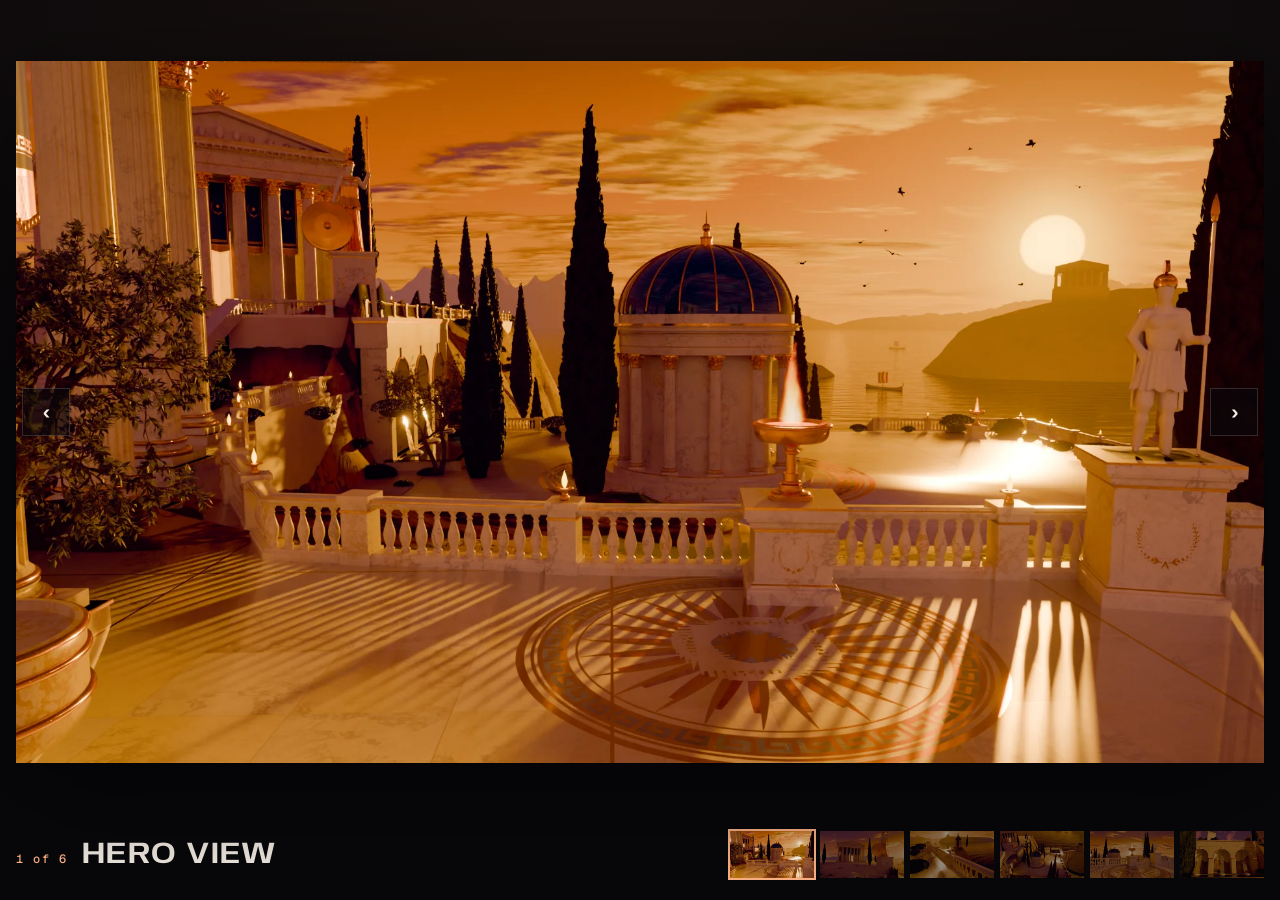
<file: works/golden-acropolis/index.html>
<!doctype html>
<html lang="en">
<head>
<meta charset="utf-8">
<meta name="viewport" content="width=device-width,initial-scale=1,viewport-fit=cover">
<title>Golden Acropolis Tour</title>
<link rel="preconnect" href="https://fonts.googleapis.com">
<link rel="preconnect" href="https://fonts.gstatic.com" crossorigin>
<link rel="stylesheet" href="https://fonts.googleapis.com/css2?family=Anybody:wdth,wght@50..150,100..900&family=Geist:wght@400..600&family=Geist+Mono:wght@500&display=swap">
<style>
  /* Layout: one render fills the stage; a caption and six thumbnails sit below it */
  :root {
    --night: #08070a; --ink: #f3ece4; --ink-2: #b4a99e; --hair: rgba(243, 236, 228, .16); --accent: #ffb487;
    --f-display: "Anybody", "Arial Black", sans-serif; --f-body: "Geist", system-ui, sans-serif; --f-mono: "Geist Mono", ui-monospace, monospace;
    color-scheme: dark;
  }
  * { box-sizing: border-box; }
  html, body { height: 100%; }
  body { margin: 0; background: radial-gradient(120% 90% at 50% 0%, #1a1210, var(--night) 70%); color: var(--ink); font: 15px/1.5 var(--f-body); display: flex; flex-direction: column; padding: max(14px, env(safe-area-inset-top, 0px)) max(16px, env(safe-area-inset-right, 0px)) max(14px, env(safe-area-inset-bottom, 0px)) max(16px, env(safe-area-inset-left, 0px)); gap: 14px; }
  .stage { position: relative; flex: 1; min-height: 0; }
  .stage img { position: absolute; inset: 0; width: 100%; height: 100%; object-fit: contain; opacity: 1; transition: opacity .45s ease; filter: drop-shadow(0 30px 60px rgba(0, 0, 0, .55)); }
  .stage img.is-fading { opacity: 0; }
  .nav { position: absolute; top: 50%; transform: translateY(-50%); width: 48px; height: 48px; border: 0; cursor: pointer; display: grid; place-items: center; color: var(--ink); background: rgba(8, 7, 10, .6); box-shadow: inset 0 0 0 1px var(--hair); font: 600 20px/1 var(--f-body); }
  .nav:hover { color: var(--night); background: var(--accent); }
  .nav--prev { left: 6px; } .nav--next { right: 6px; }
  .bar { display: flex; align-items: center; justify-content: space-between; gap: 18px; flex-wrap: wrap; }
  .caption { display: flex; align-items: baseline; gap: 14px; min-width: 0; }
  .num { font: 500 12px/1 var(--f-mono); letter-spacing: .14em; color: var(--accent); white-space: nowrap; }
  .name { font: 620 clamp(20px, 2.4vw, 30px)/1.1 var(--f-display); font-variation-settings: "wdth" 116; text-transform: uppercase; letter-spacing: .01em; }
  .thumbs { display: flex; gap: 6px; list-style: none; margin: 0; padding: 0; }
  .thumbs button { display: block; width: 84px; padding: 0; border: 0; cursor: pointer; background: none; opacity: .55; transition: opacity .25s; box-shadow: inset 0 0 0 1px var(--hair); }
  .thumbs button[aria-current="true"] { opacity: 1; box-shadow: 0 0 0 2px var(--accent); }
  .thumbs button:hover { opacity: .9; }
  .thumbs img { display: block; width: 100%; height: auto; aspect-ratio: 16 / 9; object-fit: cover; }
  button:focus-visible { outline: 2px solid var(--accent); outline-offset: 2px; }
  @media (max-width: 700px) { .thumbs button { width: 52px; } .nav { width: 40px; height: 40px; } }
  /* portrait: size the stage to the render and centre the group, instead of letterboxing it in the full height */
  @media (max-aspect-ratio: 1 / 1) { body { justify-content: center; } .stage { flex: 0 0 auto; aspect-ratio: 16 / 9; } }
  @media (prefers-reduced-motion: reduce) { .stage img { transition: none; } }
</style>
</head>
<body>
<div class="stage">
  <img id="view" src="views/01.webp" alt="" width="1920" height="1080">
  <button class="nav nav--prev" type="button" id="prev" aria-label="Previous view">‹</button>
  <button class="nav nav--next" type="button" id="next" aria-label="Next view">›</button>
</div>
<div class="bar">
  <p class="caption"><span class="num" id="num">1 of 6</span><span class="name" id="name">Hero view</span></p>
  <ol class="thumbs" id="thumbs" aria-label="Views"></ol>
</div>
<script>
  const VIEWS = [
    ['Hero view', 'A marble terrace with a sun medallion, a blue-domed round temple and the sea at sunset'],
    ['Temple and Athena', 'The temple and a gilded statue of Athena with her shield'],
    ['Sunset sea and headland', 'A balustrade with braziers above the sea, a round temple on the cliff and a temple on the far headland'],
    ['Cascade from above', 'Looking down on the terraces, the round temple, the pool and rows of cypresses'],
    ['Medallion and brazier', 'The sun medallion in the floor and a bronze brazier against the setting sun'],
    ['Nymphaeum waterfalls', 'Three arched fountains pouring into the nymphaeum pool'],
  ];
  const $ = id => document.getElementById(id);
  let at = 0;
  VIEWS.forEach(([name], i) => {
    const li = document.createElement('li'), b = document.createElement('button');
    b.type = 'button'; b.setAttribute('aria-label', name);
    b.innerHTML = `<img src="views/${String(i + 1).padStart(2, '0')}-thumb.webp" alt="" width="320" height="180">`;
    b.onclick = () => show(i);
    li.append(b); $('thumbs').append(li);
  });
  function show(i) {
    at = (i + VIEWS.length) % VIEWS.length;
    const img = $('view'), src = `views/${String(at + 1).padStart(2, '0')}.webp`;
    img.classList.add('is-fading');
    const next = new Image(); next.src = src;
    next.decode().catch(() => {}).then(() => { img.src = src; img.alt = VIEWS[at][1]; img.classList.remove('is-fading'); });
    $('num').textContent = `${at + 1} of ${VIEWS.length}`;
    $('name').textContent = VIEWS[at][0];
    [...$('thumbs').querySelectorAll('button')].forEach((b, k) => b.setAttribute('aria-current', String(k === at)));
    try { history.replaceState(null, '', '#' + (at + 1)); } catch (e) {}
  }
  $('prev').onclick = () => show(at - 1);
  $('next').onclick = () => show(at + 1);
  addEventListener('keydown', e => { if (e.key === 'ArrowRight') show(at + 1); if (e.key === 'ArrowLeft') show(at - 1); });
  let tx = null;
  $('view').addEventListener('touchstart', e => { tx = e.touches[0].clientX; }, { passive: true });
  $('view').addEventListener('touchend', e => { if (tx === null) return; const dx = e.changedTouches[0].clientX - tx; if (Math.abs(dx) > 40) show(at + (dx < 0 ? 1 : -1)); tx = null; });
  show(Math.max(0, Math.min(VIEWS.length - 1, (parseInt(location.hash.slice(1), 10) || 1) - 1)));
</script>
</body>
</html>
</file>
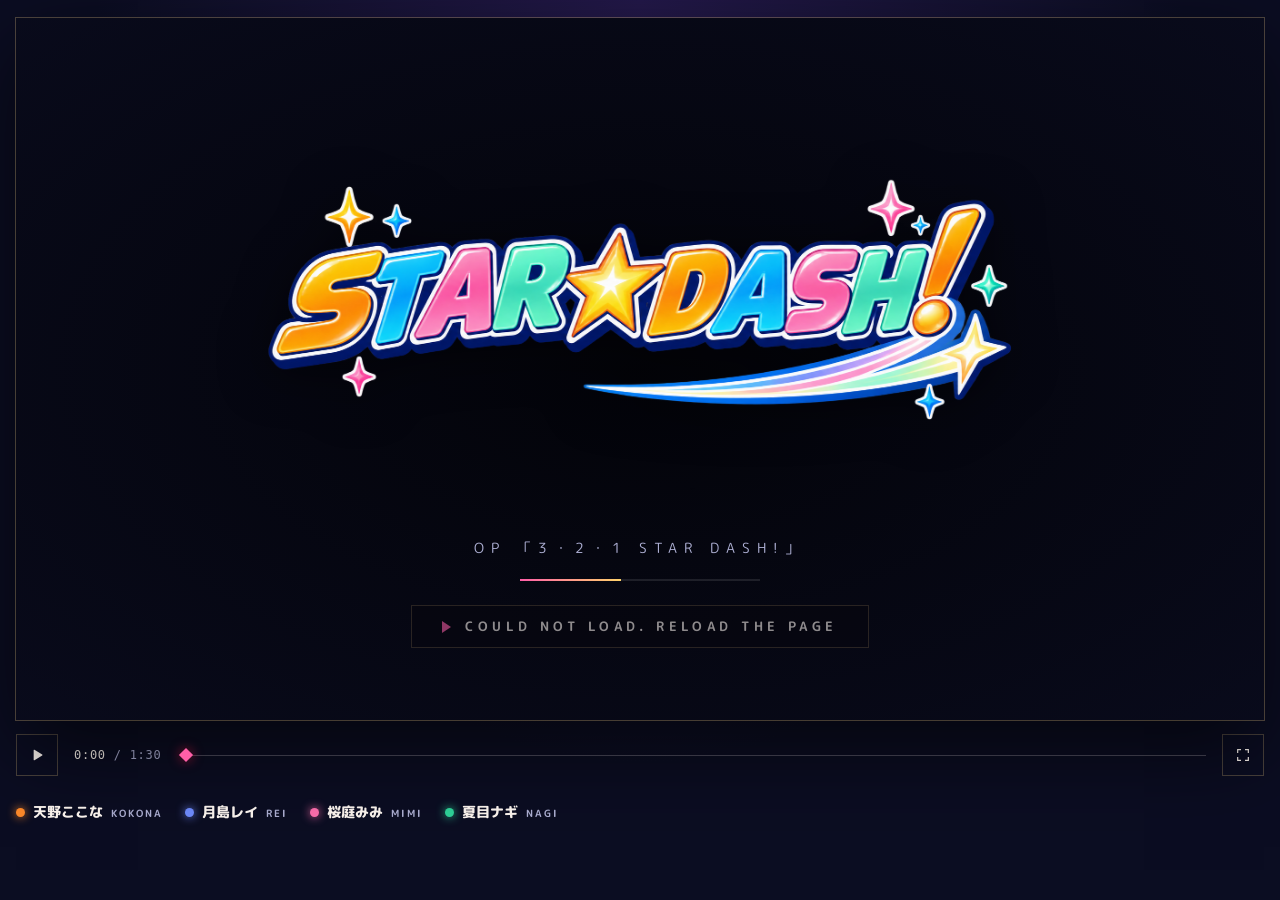
<file: works/star-dash/index.html>
<!doctype html><html><head><meta charset=utf8><meta name=viewport content="width=device-width,initial-scale=1,viewport-fit=cover"><style>:root{color-scheme:light;box-sizing:border-box;padding-top:env(safe-area-inset-top,0px);padding-bottom:env(safe-area-inset-bottom,0px)}html{scroll-padding-top:env(safe-area-inset-top,0px)}body{margin:0;padding:0;font:14px -apple-system,BlinkMacSystemFont,sans-serif;background:#faf9f5;color:#141413}img{max-width:100%}[hidden]:not([hidden=until-found i]){display:none!important}</style></head><body>
<title>STAR&#9734;DASH! Opening</title>
<link rel="preconnect" href="https://fonts.googleapis.com">
<link rel="preconnect" href="https://fonts.gstatic.com" crossorigin>
<link rel="stylesheet" href="https://fonts.googleapis.com/css2?family=M+PLUS+Rounded+1c:wght@500;700;800;900&display=swap">
<style>
  :root{
    --night:#0b0d22; --panel:#14163a; --line:rgba(255,214,140,.26); --bone:#fff8f2; --muted:#aeb0d4;
    --crimson:#ff5fa8; --gold:#ffd36b;
    --latin:'M PLUS Rounded 1c','Hiragino Maru Gothic ProN',sans-serif; --jp:'M PLUS Rounded 1c','Hiragino Maru Gothic ProN',sans-serif;
    color-scheme:dark;
  }
  [hidden]{display:none!important}
  html,body{height:100%}
  body{margin:0;background:radial-gradient(ellipse at 50% 0%,#23184a 0%,var(--night) 60%);color:var(--bone);font-family:var(--latin)}
  .shell{box-sizing:border-box;min-height:100%;padding-inline:16px;padding-block:18px 22px;display:flex;flex-direction:column;align-items:center}
  .frame{width:min(100%, calc((100vh - 176px) * 16 / 9), 1920px);display:flex;flex-direction:column;gap:14px}
  .stage{position:relative;width:100%;aspect-ratio:16/9;max-width:100%;background:#000;overflow:hidden;cursor:pointer;box-shadow:0 0 0 1px var(--line),0 30px 80px rgba(0,0,0,.6)}
  .stage canvas{display:block;width:100%;height:100%}
  .stage:fullscreen{width:100vw;height:100vh;aspect-ratio:auto;box-shadow:none}
  .stage:fullscreen canvas{object-fit:contain}
  .overlay{position:absolute;inset:0;display:grid;place-items:center;background:radial-gradient(ellipse at center,rgba(11,13,34,.25),rgba(11,13,34,.8));cursor:default;transition:opacity .6s ease}
  .overlay.gone{opacity:0;pointer-events:none}
  .ov{display:flex;flex-direction:column;align-items:center;gap:clamp(10px,2vw,24px);text-align:center;padding:16px}
  .kicker{margin:0;font:400 clamp(10px,1.1vw,13px)/1 var(--latin);letter-spacing:.42em;text-transform:uppercase;color:var(--gold)}
  .title{margin:0;font:800 clamp(34px,6.4vw,92px)/1.1 var(--jp);letter-spacing:.06em;text-shadow:0 0 30px rgba(255,40,80,.35)}
  .title .moon{color:var(--crimson)}
  .romaji{margin:0;font:400 clamp(10px,1.1vw,14px)/1 var(--latin);letter-spacing:.5em;color:var(--muted)}
  .play{display:inline-flex;align-items:center;gap:14px;border:1px solid var(--line);background:rgba(7,5,10,.5);color:var(--bone);padding:14px 30px;font:600 clamp(11px,1.1vw,13px)/1 var(--latin);letter-spacing:.34em;text-transform:uppercase;cursor:pointer;transition:border-color .25s,background .25s}
  .play::before{content:"";width:0;height:0;border-left:9px solid var(--crimson);border-top:6px solid transparent;border-bottom:6px solid transparent}
  .play:hover:not(:disabled){border-color:var(--gold);background:rgba(211,22,58,.08)}
  .play:disabled{opacity:.55;cursor:progress}
  .bar{height:2px;width:min(240px,50vw);background:rgba(255,255,255,.1);overflow:hidden}
  .bar i{display:block;height:100%;width:0;background:linear-gradient(90deg,var(--crimson),var(--gold));transition:width .2s}
  .controls{display:flex;align-items:center;gap:16px}
  .ctl{flex:none;width:42px;height:42px;border:1px solid var(--line);background:transparent;color:var(--bone);display:grid;place-items:center;cursor:pointer;transition:border-color .2s}
  .ctl:hover{border-color:var(--gold)}
  .ctl svg{width:16px;height:16px}
  .time{flex:none;font:400 12px ui-monospace,'SF Mono',Menlo,monospace;color:var(--muted);font-variant-numeric:tabular-nums;min-width:96px;letter-spacing:.06em}
  .time b{color:var(--bone);font-weight:500}
  .track{position:relative;flex:1;height:24px;cursor:pointer;touch-action:none}
  .rail{position:absolute;left:0;right:0;top:50%;height:1px;background:rgba(243,236,230,.2)}
  .tick{position:absolute;top:50%;width:1px;height:10px;margin-top:-5px;background:rgba(230,201,143,.55)}
  .fillbar{position:absolute;left:0;top:50%;height:1px;width:0;background:var(--crimson);pointer-events:none}
  .head{position:absolute;top:50%;left:0;width:10px;height:10px;margin:-5px 0 0 -5px;transform:rotate(45deg);background:var(--crimson);box-shadow:0 0 12px rgba(211,22,58,.7);pointer-events:none}
  .secs{display:flex;flex-wrap:wrap;gap:4px 22px}
  .sec{border:0;background:none;padding:6px 0;font:400 11px/1 var(--latin);letter-spacing:.24em;text-transform:uppercase;color:var(--muted);cursor:pointer;display:inline-flex;align-items:center;gap:9px}
  .sec::before{content:"";width:5px;height:5px;transform:rotate(45deg);background:rgba(243,236,230,.25)}
  .sec:hover,.sec.on{color:var(--bone)}
  .sec.on::before{background:var(--crimson);box-shadow:0 0 8px rgba(211,22,58,.8)}
  .cast{display:flex;flex-wrap:wrap;gap:8px 22px;list-style:none;margin:0;padding:0}
  .cast li{display:inline-flex;align-items:baseline;gap:8px;font:800 14px/1.2 var(--jp);color:var(--bone)}
  .cast li::before{content:"";align-self:center;width:9px;height:9px;border-radius:50%;background:var(--c);box-shadow:0 0 10px var(--c)}
  .cast span{font:700 10px/1 var(--latin);letter-spacing:.2em;text-transform:uppercase;color:var(--muted)}
  button:focus-visible,.track:focus-visible{outline:1px solid var(--gold);outline-offset:4px}
  @media (max-width:560px){.time{min-width:0;font-size:11px}.controls{gap:10px}.secs{gap:2px 14px}}
  body.render .shell{display:none}
</style>

<main class="shell">
  <div class="frame">
    <div class="stage" id="stage" aria-label="Anime opening for STAR DASH">
      <canvas id="view" width="1920" height="1080"></canvas>
      <div class="overlay" id="overlay">
        <div class="ov">
          <img src="assets/L0.png" alt="STAR DASH!" style="width:min(70%,760px);height:auto;filter:drop-shadow(0 6px 24px rgba(0,0,0,.5))">
          <p class="romaji">OP &#12300;3&#12539;2&#12539;1 STAR DASH!&#12301;</p>
          <div class="bar" id="loadbar"><i id="loadfill"></i></div>
          <button class="play" id="bigPlay" type="button" disabled><span id="bigPlayLabel">Preparing</span></button>
        </div>
      </div>
    </div>
    <div class="controls">
      <button class="ctl" id="playBtn" type="button" aria-label="Play">
        <svg id="icoPlay" viewBox="0 0 24 24" aria-hidden="true"><path fill="currentColor" d="M7 4.8v14.4a.8.8 0 0 0 1.2.7l11.6-7.2a.8.8 0 0 0 0-1.4L8.2 4.1A.8.8 0 0 0 7 4.8z"/></svg>
        <svg id="icoPause" viewBox="0 0 24 24" aria-hidden="true" hidden><rect x="6" y="4.5" width="3.6" height="15" fill="currentColor"/><rect x="14.4" y="4.5" width="3.6" height="15" fill="currentColor"/></svg>
      </button>
      <div class="time"><b id="tCur">0:00</b> / <span id="tDur">1:30</span></div>
      <div class="track" id="track" tabindex="0" role="slider" aria-label="Seek" aria-valuemin="0" aria-valuemax="90" aria-valuenow="0">
        <div class="rail"></div><div id="ticks"></div><div class="fillbar" id="fillbar"></div><div class="head" id="head"></div>
      </div>
      <button class="ctl" id="fsBtn" type="button" aria-label="Fullscreen">
        <svg viewBox="0 0 24 24" aria-hidden="true"><path fill="none" stroke="currentColor" stroke-width="1.8" d="M4 9V4h5M20 9V4h-5M4 15v5h5M20 15v5h-5"/></svg>
      </button>
    </div>
    <div class="secs" id="secs"></div>
    <ul class="cast" aria-label="STAR DASH members"><li style="--c:#ff8a2a">&#22825;&#37326;&#12371;&#12371;&#12394; <span>Kokona</span></li><li style="--c:#6f8cff">&#26376;&#23798;&#12524;&#12452; <span>Rei</span></li><li style="--c:#ff6fae">&#26716;&#24237;&#12415;&#12415; <span>Mimi</span></li><li style="--c:#2fd49a">&#22799;&#30446;&#12490;&#12462; <span>Nagi</span></li></ul>
  </div>
</main>

<script src="engine.js"></script>
<script src="engine2.js"></script>
<script src="lyrics.js"></script>
<script src="edit.js"></script>
<script>
'use strict';
const SECTIONS = [['Countdown', 0], ['Intro', 11.9], ['Verse', 19.94], ['Pre-chorus', 42.1], ['Chorus', 50.55], ['Dance break', 62.93], ['Final chorus', 74.42], ['Ending', 84.6]];
const POSTER_T = 0.25;
const params = new URLSearchParams(location.search), RENDER = params.has('render');
if (RENDER) document.body.classList.add('render');
REDUCED_MOTION = !RENDER && window.matchMedia && matchMedia('(prefers-reduced-motion: reduce)').matches;
const $ = id => document.getElementById(id);
const view = $('view'), vctx = view.getContext('2d');

const Player = { mode: null, ctx: null, buf: null, src: null, el: null, startedAt: 0, offset: 0, playing: false, duration: SONG.duration,
  async load(url) {
    try { if (location.protocol === 'file:') throw new Error('file'); const res = await fetch(url); if (!res.ok) throw new Error('http'); const ab = await res.arrayBuffer(); const AC = window.AudioContext || window.webkitAudioContext; this.ctx = new AC();
      this.buf = await new Promise((ok, bad) => { const p = this.ctx.decodeAudioData(ab, ok, bad); if (p && p.then) p.then(ok, bad); }); this.mode = 'wa'; }
    catch (e) { this.mode = 'el'; this.el = new Audio(url); this.el.preload = 'auto'; await new Promise(ok => { this.el.addEventListener('canplaythrough', ok, { once: true }); this.el.addEventListener('error', ok, { once: true }); setTimeout(ok, 6000); }); } },
  time() { if (this.mode === 'wa') { if (!this.playing) return this.offset; const lat = Math.min(.3, (this.ctx.outputLatency || 0) + (this.ctx.baseLatency || 0)); return Math.max(0, this.ctx.currentTime - this.startedAt - lat); } return this.el ? this.el.currentTime : this.offset; },
  play() { if (this.playing) return; if (this.mode === 'wa') { this.ctx.resume(); const s = this.ctx.createBufferSource(); s.buffer = this.buf; s.connect(this.ctx.destination); this.startedAt = this.ctx.currentTime - this.offset; s.start(0, Math.min(this.offset, this.buf.duration - .01)); this.src = s; } else if (this.el) { this.el.currentTime = this.offset; this.el.play().catch(() => {}); } this.playing = true; },
  pause() { if (!this.playing) return; this.offset = this.time(); if (this.mode === 'wa') { try { this.src.stop(); } catch (e) {} this.src = null; } else if (this.el) this.el.pause(); this.playing = false; },
  seek(t) { t = clamp(t, 0, this.duration); const was = this.playing; if (was) this.pause(); this.offset = t; if (this.el) this.el.currentTime = t; if (was) this.play(); } };

const UI = { started: false, dragging: false, wasPlaying: false };
let READY = false, lastT = -1, lastSec = -1;
const fmt = s => { s = Math.max(0, s); return Math.floor(s / 60) + ':' + String(Math.floor(s % 60)).padStart(2, '0'); };
function setPlayingUI() { const p = Player.playing; $('icoPlay').hidden = p; $('icoPause').hidden = !p; $('playBtn').setAttribute('aria-label', p ? 'Pause' : 'Play'); }
function togglePlay() { if (!READY) return; if (!UI.started) { UI.started = true; Player.seek(0); } if (Player.playing) Player.pause(); else { if (Player.time() >= Player.duration - .05) Player.seek(0); Player.play(); } $('overlay').classList.add('gone'); setPlayingUI(); }
function seekTo(t) { if (!READY) return; if (!UI.started) { UI.started = true; $('overlay').classList.add('gone'); } Player.seek(t); }
function toggleFS() { const el = $('stage'); try { if (document.fullscreenElement) document.exitFullscreen(); else if (el.requestFullscreen) el.requestFullscreen().catch(() => {}); else if (el.webkitRequestFullscreen) el.webkitRequestFullscreen(); } catch (e) {} }
function buildUI() {
  SECTIONS.forEach(s => { const d = document.createElement('div'); d.className = 'tick'; d.style.left = (s[1] / SONG.duration * 100) + '%'; $('ticks').appendChild(d);
    const b = document.createElement('button'); b.type = 'button'; b.className = 'sec'; b.textContent = s[0]; b.addEventListener('click', () => { seekTo(s[1] + .02); if (!Player.playing) togglePlay(); }); $('secs').appendChild(b); });
  const tr = $('track'), at = e => { const r = tr.getBoundingClientRect(); return clamp((e.clientX - r.left) / r.width) * Player.duration; };
  tr.addEventListener('pointerdown', e => { if (!READY) return; UI.dragging = true; UI.wasPlaying = Player.playing; if (Player.playing) Player.pause(); tr.setPointerCapture(e.pointerId); seekTo(at(e)); });
  tr.addEventListener('pointermove', e => { if (UI.dragging) seekTo(at(e)); });
  const end = e => { if (!UI.dragging) return; UI.dragging = false; seekTo(at(e)); if (UI.wasPlaying) Player.play(); setPlayingUI(); }; tr.addEventListener('pointerup', end); tr.addEventListener('pointercancel', end);
  tr.addEventListener('keydown', e => { if (e.key === 'ArrowRight') { seekTo(Player.time() + 5); e.preventDefault(); } if (e.key === 'ArrowLeft') { seekTo(Player.time() - 5); e.preventDefault(); } });
  $('playBtn').addEventListener('click', togglePlay); $('bigPlay').addEventListener('click', e => { e.stopPropagation(); togglePlay(); });
  $('stage').addEventListener('click', e => { if (e.target.closest('.overlay')) return; togglePlay(); }); $('fsBtn').addEventListener('click', toggleFS);
  window.addEventListener('keydown', e => { if (e.target.closest && e.target.closest('button') && e.key === ' ') return; if (e.key === ' ') { e.preventDefault(); togglePlay(); } else if (e.key === 'ArrowRight' && e.target === document.body) seekTo(Player.time() + 5); else if (e.key === 'ArrowLeft' && e.target === document.body) seekTo(Player.time() - 5); else if (e.key === 'f' || e.key === 'F') toggleFS(); });
}
function updateUI(t) { const u = clamp(t / SONG.duration); $('fillbar').style.width = (u * 100) + '%'; $('head').style.left = (u * 100) + '%'; $('tCur').textContent = fmt(t); $('track').setAttribute('aria-valuenow', Math.round(t));
  let si = 0; SECTIONS.forEach((s, i) => { if (t >= s[1]) si = i; }); if (si !== lastSec) { lastSec = si; [...$('secs').children].forEach((b, i) => b.classList.toggle('on', i === si)); } }
function present(t) { renderFrame(t); window.__redraw = false; if (view.width !== FRAME.width) { vctx.drawImage(FRAME, 0, 0, view.width, view.height); } else vctx.drawImage(FRAME, 0, 0); }
function loop() { requestAnimationFrame(loop); if (!READY) return; const t = UI.started ? Math.min(Player.time(), SONG.duration - .01) : POSTER_T; if (window.syncClips) syncClips(t, Player.playing); if (t !== lastT || Player.playing || window.__redraw) { present(t); lastT = t; }
  if (UI.started) updateUI(t); if (Player.playing && Player.time() >= Player.duration - .02) { Player.pause(); Player.offset = Player.duration; setPlayingUI(); $('bigPlayLabel').textContent = 'Play again'; $('overlay').classList.remove('gone'); } }
function sizeView() { const r = $('stage').getBoundingClientRect(), dpr = Math.min(2, window.devicePixelRatio || 1); const w = Math.min(1920, Math.round(r.width * dpr)); if (w >= 160 && Math.abs(view.width - w) > 8) { view.width = w; view.height = Math.round(w * 9 / 16); lastT = -1; } }

// Offline render: every frame -> JPEG -> local render server -> ffmpeg (see render/README.md)
window.OP = { renderFrame, async render(from = 0, to = Math.round(SONG.duration * FPS), server = 'http://127.0.0.1:8767', q = .95) {
  window.OP.progress = from; window.OP.done = false;
  for (let n = from; n < to; n++) { if (window.beforeFrame) await window.beforeFrame(n / FPS); renderFrame(n / FPS); const blob = await new Promise(r => FRAME.toBlob(r, 'image/jpeg', q)); await fetch(server + '/frame?n=' + n, { method: 'POST', body: blob }); window.OP.progress = n + 1; }
  window.OP.done = true; } };

(async function boot() {
  initBuffers(); makeSprites();
  const audioP = RENDER ? Promise.resolve() : Player.load('assets/music.mp3');
  await loadAll('assets/', p => { $('loadfill').style.width = (p * 80) + '%'; });
  const allJP = LYRICS.map(L => L.text + L.en).join('') + (typeof EXTRA_TEXT === 'string' ? EXTRA_TEXT : '') + 'ABCDEFGHIJKLMNOPQRSTUVWXYZabcdefghijklmnopqrstuvwxyz0123456789!?,.:\u014d\u016b\u0101\u2019\u201c\u201d';
  try { await Promise.race([Promise.all(['900', '800', '700'].map(w => document.fonts.load(w + " 60px 'M PLUS Rounded 1c'", allJP))), new Promise(r => setTimeout(r, 8000))]); } catch (e) {}
  prepareEdit(); $('loadfill').style.width = '92%';
  await audioP; $('loadfill').style.width = '100%';
  READY = true; window.OP.ready = true;
  if (RENDER) return;
  buildUI(); sizeView(); window.addEventListener('resize', sizeView); $('bigPlay').disabled = false; $('bigPlayLabel').textContent = 'Play opening'; $('loadbar').hidden = true; setPlayingUI(); requestAnimationFrame(loop);
})().catch(err => { console.error(err); $('bigPlayLabel').textContent = 'Could not load. Reload the page'; });
</script>

</body></html>
</file>
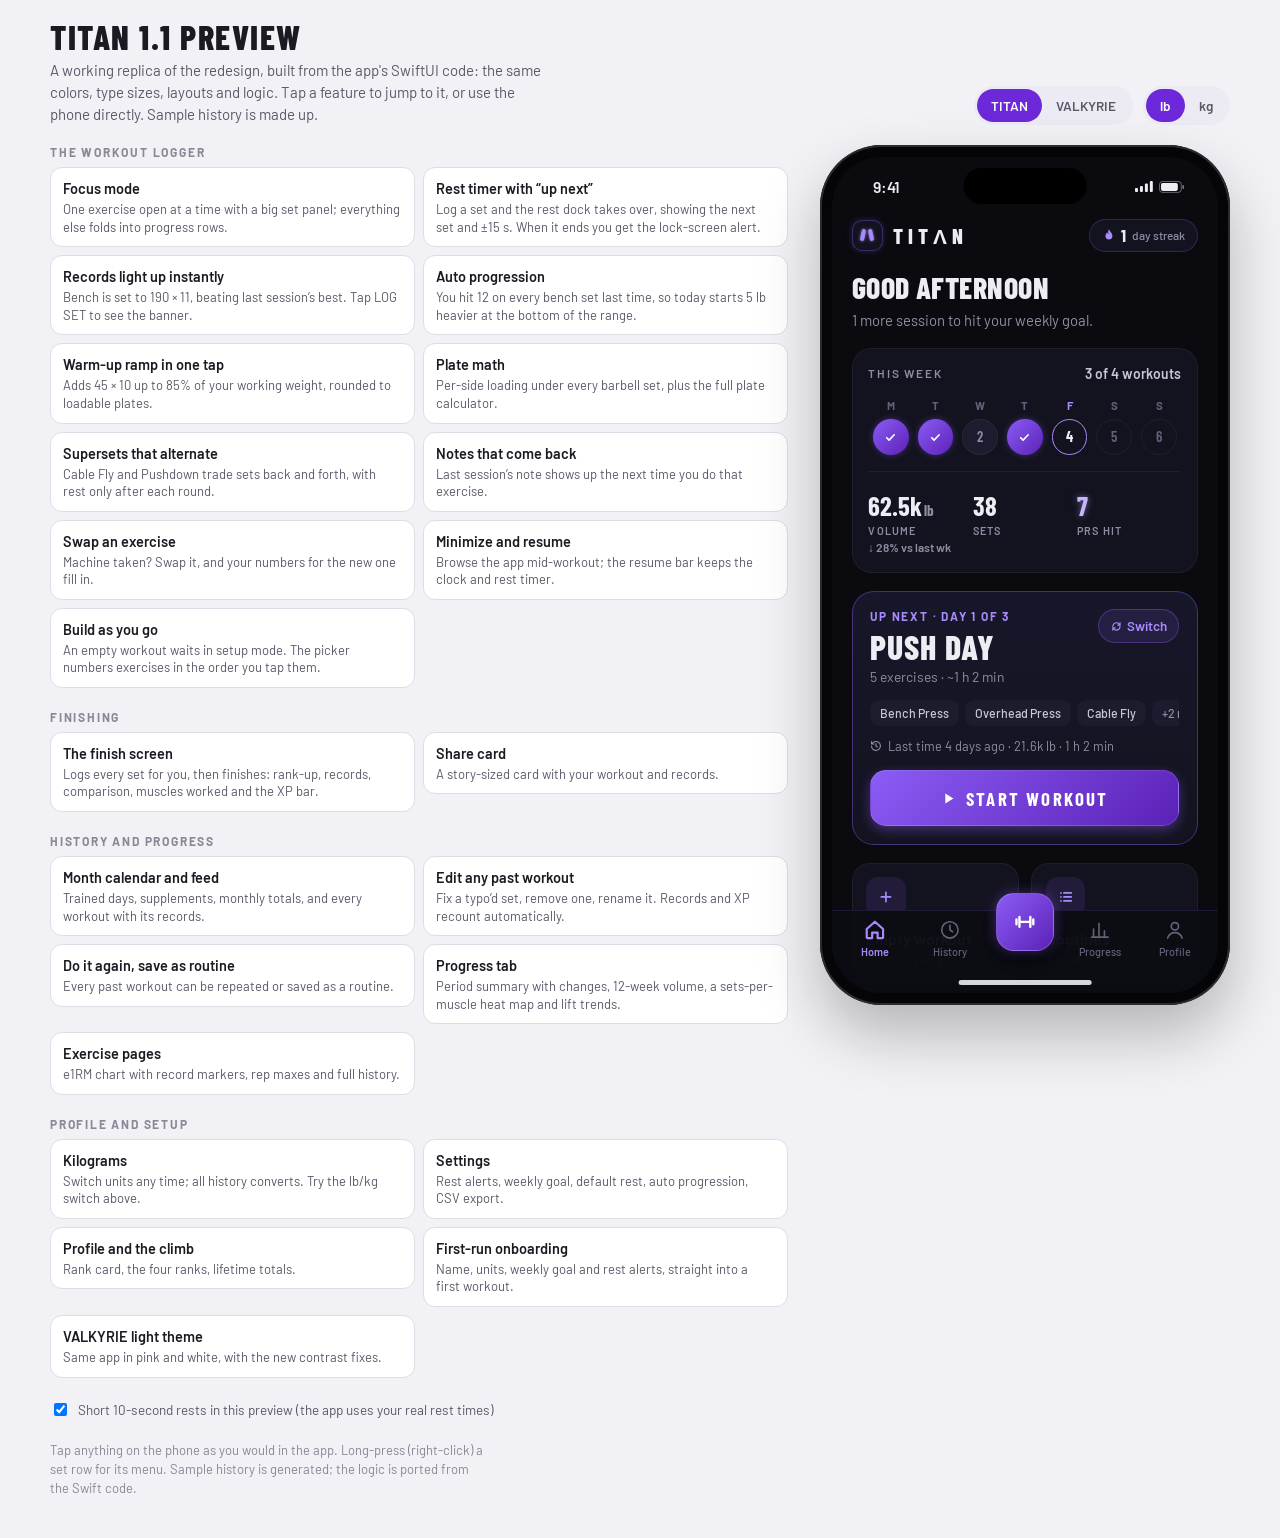
<file: works/titan-preview/index.html>
<!doctype html><html><head><meta charset=utf8><meta name=viewport content="width=device-width,initial-scale=1,viewport-fit=cover"><style>:root{color-scheme:light;box-sizing:border-box;padding-top:env(safe-area-inset-top,0px);padding-bottom:env(safe-area-inset-bottom,0px)}html{scroll-padding-top:env(safe-area-inset-top,0px)}body{margin:0;padding:0;font:14px -apple-system,BlinkMacSystemFont,sans-serif;background:#faf9f5;color:#141413}img{max-width:100%}[hidden]:not([hidden=until-found i]){display:none!important}</style></head><body>
<title>TITAN 1.1 Preview</title>
<link rel="preconnect" href="https://fonts.googleapis.com">
<link rel="preconnect" href="https://fonts.gstatic.com" crossorigin>
<link rel="stylesheet" href="https://fonts.googleapis.com/css2?family=Barlow:wght@400;500;600;700&family=Barlow+Condensed:wght@500;600;700;800&display=swap">
<style>
/* ---------- Page chrome (theme-aware) ---------- */
:root{
  --page:#F2F1F5; --ink:#1B1A22; --ink2:#5B5868; --ink3:#8A8796; --line:#DEDCE5; --panel:#FFFFFF; --chip:#ECEAF2; --accent:#6D28D9; --accentText:#FFFFFF;
  color-scheme: light;
}
@media (prefers-color-scheme: dark){
  :root:not([data-theme="light"]){ --page:#0D0D12; --ink:#EDEDF4; --ink2:#A9A7B8; --ink3:#77758A; --line:#26252F; --panel:#15151D; --chip:#20202B; --accent:#A78BFA; --accentText:#120B24; color-scheme: dark; }
}
:root[data-theme="dark"]{ --page:#0D0D12; --ink:#EDEDF4; --ink2:#A9A7B8; --ink3:#77758A; --line:#26252F; --panel:#15151D; --chip:#20202B; --accent:#A78BFA; --accentText:#120B24; color-scheme: dark; }

*{box-sizing:border-box}
body{background:var(--page);color:var(--ink);font-family:Barlow,system-ui,-apple-system,sans-serif;font-size:15px;line-height:1.45;padding-inline:16px;padding-block:20px 40px;margin:0}
button{font:inherit;color:inherit;background:none;border:0;padding:0;cursor:pointer}
button:focus-visible{outline:2px solid var(--accent);outline-offset:2px}
.wrap{max-width:1180px;margin:0 auto;display:grid;grid-template-columns:minmax(0,1fr) auto;gap:32px;align-items:start}
.top{max-width:1180px;margin:0 auto 20px;display:flex;flex-wrap:wrap;gap:14px 24px;align-items:flex-end;justify-content:space-between}
.top h1{font-family:"Barlow Condensed",Barlow,sans-serif;font-weight:800;font-size:34px;letter-spacing:1.5px;margin:0;line-height:1}
.top p{margin:6px 0 0;color:var(--ink2);max-width:62ch}
.switches{display:flex;gap:10px;flex-wrap:wrap}
.seg{display:inline-flex;background:var(--chip);border-radius:999px;padding:3px}
.seg button{padding:7px 14px;border-radius:999px;font-weight:600;font-size:13.5px;color:var(--ink2)}
.seg button[aria-pressed="true"]{background:var(--accent);color:var(--accentText)}
.tour{display:flex;flex-direction:column;gap:22px}
.tour h2{font:700 12px Barlow,sans-serif;letter-spacing:1.8px;text-transform:uppercase;color:var(--ink3);margin:0 0 8px}
.tour ol{list-style:none;margin:0;padding:0;display:grid;grid-template-columns:repeat(auto-fill,minmax(250px,1fr));gap:8px}
.tour li button{width:100%;text-align:left;background:var(--panel);border:1px solid var(--line);border-radius:12px;padding:10px 12px;display:block}
.tour li button:hover{border-color:var(--accent)}
.tour li button[aria-current="true"]{border-color:var(--accent);box-shadow:0 0 0 1px var(--accent)}
.tour b{display:block;font-weight:600;font-size:14.5px}
.tour span{display:block;color:var(--ink2);font-size:13px;line-height:1.35;margin-top:2px}
.note{font-size:13px;color:var(--ink3);max-width:62ch;margin:0}
.opt{display:flex;align-items:center;gap:8px;font-size:13.5px;color:var(--ink2)}
.stage{position:sticky;top:16px}
.fit{transform-origin:top left}
.caption{margin:12px 0 0;color:var(--ink2);font-size:13.5px;max-width:414px;min-height:40px}
@media (max-width:900px){.wrap{grid-template-columns:1fr}.stage{position:static;order:-1;display:flex;flex-direction:column;align-items:center}}

/* ---------- Phone ---------- */
.phone{width:414px;height:868px;border-radius:62px;background:#050507;padding:12px;box-shadow:0 30px 60px rgba(0,0,0,.25),inset 0 0 0 2px #2a2a33}
.scr{--hair:rgba(255,255,255,.05);position:relative;width:390px;height:844px;border-radius:50px;overflow:hidden;background:var(--bg);color:var(--tm);font-family:Barlow,sans-serif;font-size:15px;line-height:1.3;isolation:isolate}
.scr *{-webkit-tap-highlight-color:transparent}
.island{position:absolute;top:11px;left:50%;transform:translateX(-50%);width:124px;height:36px;border-radius:20px;background:#000;z-index:60}
.sbar{position:absolute;top:0;left:0;right:0;height:54px;display:flex;justify-content:space-between;align-items:center;padding:6px 34px 0 42px;font:600 16px Barlow,sans-serif;z-index:55;color:var(--tm);pointer-events:none}
.sbar .ind{display:flex;gap:6px;align-items:center}
.view{position:absolute;inset:0;overflow-y:auto;overflow-x:hidden;scrollbar-width:none;padding-top:54px}
.view::-webkit-scrollbar{display:none}
.pad{padding:0 20px}
.c{font-family:"Barlow Condensed",Barlow,sans-serif}
.lab{font-weight:600;font-size:12px;letter-spacing:1.8px;text-transform:uppercase;color:var(--td)}
.card{background:var(--surface);border:1px solid var(--hair);border-radius:18px;box-shadow:var(--cshadow)}
.glowt{text-shadow:var(--glowText)}
.row{display:flex;align-items:center}
.col{display:flex;flex-direction:column}
.sp{flex:1}
.dim{color:var(--td)}.soft{color:var(--ts)}.faint{color:var(--tf)}.main{color:var(--tm)}.acc{color:var(--pb)}.gl{color:var(--glow)}.ok{color:var(--ok)}
.cta{width:100%;height:56px;border-radius:16px;background:linear-gradient(135deg,var(--p),var(--pd));color:#fff;display:flex;align-items:center;justify-content:center;gap:10px;font:700 19px "Barlow Condensed",sans-serif;letter-spacing:2.2px;border:1px solid rgba(255,255,255,.14);box-shadow:0 4px 12px var(--pShadow);transition:transform .15s}
.cta:active,.press:active{transform:scale(.97);opacity:.88}
.press{transition:transform .15s}
.sec{width:100%;height:52px;border-radius:16px;background:var(--s2);border:1px solid var(--stroke);color:var(--tm);display:flex;align-items:center;justify-content:center;gap:8px;font-weight:600;font-size:15.5px}
.dashed{width:100%;height:52px;border-radius:16px;border:1.5px dashed color-mix(in srgb,var(--p) 45%,transparent);color:var(--pb);display:flex;align-items:center;justify-content:center;gap:8px;font-weight:600}
.circ{width:40px;height:40px;border-radius:50%;background:var(--s2);display:grid;place-items:center;color:var(--ts)}
.chip{display:inline-block;font-weight:500;font-size:12.5px;color:var(--ts);padding:5px 10px;border-radius:9px;background:var(--s2);white-space:nowrap}
.pill{display:inline-flex;padding:3px;border-radius:999px;background:var(--surface);border:1px solid var(--hair)}
.pill button{height:32px;padding:0 13px;border-radius:999px;font-size:13px;font-weight:500;color:var(--td)}
.pill button.on{background:var(--p);color:#fff;font-weight:600}
.bar{height:4px;border-radius:9px;background:var(--s2);overflow:hidden}
.bar i{display:block;height:100%;border-radius:9px;background:linear-gradient(90deg,var(--pd),var(--p),var(--pb));transition:width .5s}
.prb{display:inline-block;font:700 11px Barlow,sans-serif;letter-spacing:.8px;padding:3px 7px;border-radius:7px;background:var(--glow);color:var(--bg);box-shadow:0 0 5px color-mix(in srgb,var(--glow) 50%,transparent);white-space:nowrap}
.field{background:var(--fieldBg);border:1px solid var(--fieldEdge);border-radius:14px}
.divi{height:1px;background:var(--hair)}

/* tab bar */
.tabs{position:absolute;left:0;right:0;bottom:0;height:84px;background:color-mix(in srgb,var(--tab) 97%,transparent);border-top:1px solid color-mix(in srgb,var(--p) 16%,transparent);display:flex;padding:8px 6px 0;z-index:30}
.tabs .t{flex:1;display:flex;flex-direction:column;align-items:center;gap:4px;height:50px;color:var(--tf);font-size:11px;font-weight:500}
.tabs .t.on{color:var(--pb);font-weight:600}
.tabs .mid{flex:1;display:flex;justify-content:center}
.tabs .mid button{width:58px;height:58px;border-radius:18px;background:linear-gradient(135deg,var(--p),var(--pd));margin-top:-26px;display:grid;place-items:center;color:#fff;border:1px solid rgba(255,255,255,.18);box-shadow:0 0 13px var(--pShadow),0 10px 11px var(--dropShadow)}
.home-ind{position:absolute;bottom:8px;left:50%;transform:translateX(-50%);width:134px;height:5px;border-radius:3px;background:var(--tm);opacity:.9;z-index:70;pointer-events:none}

/* overlays */
.dim-bg{position:absolute;inset:0;background:rgba(0,0,0,.4);z-index:40;animation:fade .2s}
.sheet{position:absolute;left:0;right:0;bottom:0;background:var(--sheet);border-radius:26px 26px 0 0;z-index:41;max-height:92%;overflow-y:auto;scrollbar-width:none;animation:up .28s cubic-bezier(.2,.9,.3,1)}
.sheet::-webkit-scrollbar{display:none}
.grab{width:36px;height:5px;border-radius:3px;background:var(--tf);opacity:.5;margin:7px auto 0}
.dialog{position:absolute;left:10px;right:10px;bottom:30px;z-index:42;animation:up .25s}
.dialog .box{background:var(--raised);border-radius:16px;overflow:hidden;text-align:center;border:1px solid var(--hair)}
.dialog .box .h{padding:16px 16px 12px;font-size:13px;color:var(--td)}
.dialog .box .h b{display:block;color:var(--ts);font-size:13.5px;margin-bottom:3px}
.dialog button{display:block;width:100%;height:56px;font-size:19px;color:var(--pb);border-top:1px solid var(--hair)}
.dialog button.red{color:var(--bad)}
.dialog .cancel{margin-top:8px;background:var(--raised);border-radius:16px;font-weight:600;border:1px solid var(--hair)}
.toast{position:absolute;top:54px;left:14px;right:14px;z-index:50;animation:drop .45s cubic-bezier(.2,1.2,.4,1)}
.notif{position:absolute;top:10px;left:10px;right:10px;z-index:65;background:var(--notif);backdrop-filter:blur(20px);-webkit-backdrop-filter:blur(20px);border-radius:22px;padding:12px 14px;display:flex;gap:10px;align-items:center;color:var(--notifInk);animation:drop .45s cubic-bezier(.2,1.2,.4,1);box-shadow:0 8px 30px rgba(0,0,0,.25)}
.menu{position:absolute;z-index:45;background:var(--raised);border-radius:14px;min-width:230px;box-shadow:0 12px 40px rgba(0,0,0,.35);border:1px solid var(--hair);overflow:hidden;animation:fade .15s}
.menu button{display:flex;width:100%;justify-content:space-between;align-items:center;padding:12px 16px;font-size:16px;color:var(--tm);border-bottom:1px solid var(--hair)}
.menu button:last-child{border-bottom:0}
.menu button.red{color:var(--bad)}
@keyframes fade{from{opacity:0}}
@keyframes up{from{transform:translateY(40px);opacity:0}}
@keyframes drop{from{transform:translateY(-30px);opacity:0}}
@keyframes pop{from{transform:scale(.6);opacity:0}}
@media (prefers-reduced-motion:reduce){*{animation:none!important;transition:none!important}}

/* logger */
.setrow{display:flex;align-items:center;gap:8px;padding:0 4px;min-height:52px;border-top:1px solid var(--hairsoft);cursor:pointer}
.setrow.pr{border-top-color:transparent;border-radius:12px;background:linear-gradient(90deg,color-mix(in srgb,var(--p) 18%,transparent),color-mix(in srgb,var(--glow) 4%,transparent));box-shadow:inset 0 0 0 1px color-mix(in srgb,var(--glow) 50%,transparent)}
.badge{width:30px;height:30px;border-radius:9px;display:grid;place-items:center;font:700 16px "Barlow Condensed",sans-serif;background:var(--s2);color:var(--ts)}
.chk{width:44px;height:44px;display:grid;place-items:center;flex:none}
.chk i{width:34px;height:34px;border-radius:10px;border:1.5px solid var(--outline);display:grid;place-items:center}
.chk i.on{background:color-mix(in srgb,var(--ok) 16%,transparent);border:1px solid color-mix(in srgb,var(--ok) 45%,transparent);color:var(--ok)}
.panel{padding:14px;border-radius:18px;background:var(--s2);border:1.5px solid color-mix(in srgb,var(--p) 45%,transparent);margin:6px 0;display:flex;flex-direction:column;gap:12px}
.stepper{flex:1;display:flex;flex-direction:column;align-items:center;gap:6px}
.stepper .box{width:100%;height:60px;display:flex;align-items:center;background:var(--surface);border:1px solid var(--hair);border-radius:14px}
.stepper .box button{width:42px;height:60px;display:grid;place-items:center;color:var(--ts);flex:none}
.stepper input{flex:1;min-width:0;width:100%;text-align:center;background:none;border:0;color:var(--tm);font:700 34px "Barlow Condensed",sans-serif;font-variant-numeric:tabular-nums;outline:none;padding:0}
.stepper .l{font:700 11.5px Barlow,sans-serif;letter-spacing:1.5px;color:var(--tf)}
.logbtn{flex:1;height:54px;border-radius:15px;background:linear-gradient(135deg,var(--p),var(--pd));color:#fff;display:flex;align-items:center;justify-content:center;gap:8px;font:700 19px "Barlow Condensed",sans-serif;letter-spacing:2px;box-shadow:0 3px 10px var(--pShadow)}
.ring{transform:rotate(-90deg)}
.dock{position:absolute;left:0;right:0;bottom:0;padding:24px 14px 30px;background:linear-gradient(to bottom,transparent,color-mix(in srgb,var(--bg) 90%,transparent) 40%,var(--bg));z-index:20}
.sslink{padding:10px;border-radius:26px;background:color-mix(in srgb,var(--p) 5%,transparent);border:1.5px dashed color-mix(in srgb,var(--p) 35%,transparent);display:flex;flex-direction:column;gap:10px}
</style>

<header class="top">
  <div>
    <h1 id="pageTitle">TITAN 1.1 PREVIEW</h1>
    <p>A working replica of the redesign, built from the app's SwiftUI code: the same colors, type sizes, layouts and logic. Tap a feature to jump to it, or use the phone directly. Sample history is made up.</p>
  </div>
  <div class="switches">
    <div class="seg" role="group" aria-label="App">
      <button id="bTitan" aria-pressed="true" onclick="A.brand('titan')">TITAN</button>
      <button id="bValk" aria-pressed="false" onclick="A.brand('valk')">VALKYRIE</button>
    </div>
    <div class="seg" role="group" aria-label="Units">
      <button id="uLb" aria-pressed="true" onclick="A.unit('lb')">lb</button>
      <button id="uKg" aria-pressed="false" onclick="A.unit('kg')">kg</button>
    </div>
  </div>
</header>

<div class="wrap">
  <section class="tour" id="tour" aria-label="What's new"></section>
  <div class="stage" id="stage">
    <div class="fit" id="fit">
      <div class="phone"><div class="scr" id="scr"></div></div>
    </div>
    <p class="caption" id="caption"></p>
  </div>
</div>

<script>
/* =========================================================
   Brand tokens (Brand.swift, with the 1.1 contrast fixes)
   ========================================================= */
const BRANDS = {
  titan: {
    light:false, wordmark:'TITΛN', plain:'TITAN', wmSize:21, wmKern:5,
    ranks:['BRONZE','IRON','SPARTAN','TITAN'], recordsTitle:'Recent PRs', recordsTile:'PRs Hit',
    completeTitle:'WORKOUT COMPLETE', completeSub:null, climb:'THE CLIMB', setup:'YOUR WORKOUT, YOUR RULES',
    prToast:'NEW PR', restOver:'Back to the bar', rankUp:'RANK UP',
    tagline:'Log every set. Catch every PR. Climb from Bronze to Titan.', ready:'THE FORGE IS LIT',
    shareFooter:'Tracked with TITAN', share:['#2A1458','#140A2E','#0A0A0F'], female:false,
    rankLow:['#3A2E22','#241D15','#C9A97E'], rankMid:['#3A3A4E','#23232E','#B9B9C8'],
    t:{bg:'#0A0A0F',surface:'#131320',s2:'#1C1C2E',s3:'#2A2A3E',p:'#8B5CF6',pb:'#A78BFA',pd:'#5B21B6',pm:'#6D28D9',glow:'#C4B5FD',
       tm:'#EDEDF4',ts:'#C7C7D6',td:'#8E8EA3',tf:'#62627A',ok:'#34D399',bad:'#F87171',sheet:'#10101B',raised:'#17172A',tab:'#0C0C13',
       sunken:'#15151F',outline:'#505066',gear:'#4A4A5E',heat:'#232333',hair:'rgba(255,255,255,.05)',hairsoft:'rgba(255,255,255,.04)',
       stroke:'rgba(255,255,255,.08)',cshadow:'none',fieldBg:'#1C1C2E',fieldEdge:'transparent',pShadow:'rgba(139,92,246,.4)',
       dropShadow:'rgba(0,0,0,.55)',glowText:'0 0 6px rgba(196,181,253,.5)',notif:'rgba(40,40,52,.82)',notifInk:'#fff',headerBg:'#10101B'}
  },
  valk: {
    light:true, wordmark:'VALKYRIE', plain:'VALKYRIE', wmSize:19, wmKern:3,
    ranks:['EMBER','SHIELDMAIDEN','VALKYRIE','IMMORTAL'], recordsTitle:'Recent Records', recordsTile:'Records',
    completeTitle:'YOU ROSE TODAY', completeSub:'Earned, not given.', climb:'THE ASCENT', setup:'YOUR WORKOUT, YOUR RULES',
    prToast:'NEW RECORD', restOver:'Time to rise', rankUp:'YOU ASCENDED',
    tagline:'Log every set. Celebrate every record. Rise from Ember to Immortal.', ready:'YOUR ASCENT STARTS NOW',
    shareFooter:'Tracked with VALKYRIE', share:['#FF5C9D','#DB2777','#9D174D'], female:true,
    rankLow:['#FECBA1','#F59E42','#9A4A08'], rankMid:['#E9EAEE','#B9BDC7','#4B5563'],
    t:{bg:'#FFF8F6',surface:'#FFFFFF',s2:'#FAEEF1',s3:'#F4E3E7',p:'#EC4899',pb:'#FF3D8B',pd:'#BE185D',pm:'#DB2777',glow:'#FF3D8B',
       tm:'#241A20',ts:'#4A3A42',td:'#8A7480',tf:'#9C8792',ok:'#059669',bad:'#DC2626',sheet:'#FDF2F5',raised:'#FFFFFF',tab:'#FFFDFC',
       sunken:'#FBE9EF',outline:'#B8788F',gear:'#C9B4BC',heat:'#F4E3E7',hair:'rgba(0,0,0,.06)',hairsoft:'rgba(0,0,0,.045)',
       stroke:'rgba(0,0,0,.09)',cshadow:'0 3px 10px rgba(0,0,0,.05)',fieldBg:'#FFFFFF',fieldEdge:'rgba(0,0,0,.14)',pShadow:'rgba(236,72,153,.28)',
       dropShadow:'rgba(0,0,0,.12)',glowText:'none',notif:'rgba(245,245,247,.9)',notifInk:'#111',headerBg:'#FFFFFF'}
  }
};
const B = () => BRANDS[S.brand];

/* =========================================================
   Icons
   ========================================================= */
const IP = {
  house:'<path d="M3 11l9-8 9 8v9a1 1 0 0 1-1 1h-5v-6h-6v6H4a1 1 0 0 1-1-1z"/>',
  clock:'<circle cx="12" cy="12" r="9"/><path d="M12 7v5l3 2"/>',
  chart:'<path d="M5 20V11M11 20V5M17 20v-7M3 20h18"/>',
  person:'<circle cx="12" cy="8" r="4"/><path d="M4 21c1.5-4 5-6 8-6s6.5 2 8 6"/>',
  dumbbell:'<path d="M6.5 7v10M17.5 7v10M3.5 9.5v5M20.5 9.5v5M6.5 12h11"/>',
  bolt:'<path d="M13 2L4 14h7l-1 8 9-12h-7z" fill="currentColor"/>',
  check:'<path d="M5 12.5l4.5 4.5L19 7"/>',
  plus:'<path d="M12 5v14M5 12h14"/>', minus:'<path d="M5 12h14"/>',
  chevL:'<path d="M15 5l-7 7 7 7"/>', chevR:'<path d="M9 5l7 7-7 7"/>', chevD:'<path d="M5 9l7 7 7-7"/>', chevU:'<path d="M5 15l7-7 7 7"/>',
  dots:'<circle cx="5" cy="12" r="1.6" fill="currentColor"/><circle cx="12" cy="12" r="1.6" fill="currentColor"/><circle cx="19" cy="12" r="1.6" fill="currentColor"/>',
  pencil:'<path d="M4 20h4L19 9l-4-4L4 16z"/>',
  timer:'<circle cx="12" cy="13" r="8"/><path d="M12 9v4l2.5 2M9 2h6"/>',
  flame:'<path d="M12 2c1 4 6 6 6 12a6 6 0 0 1-12 0c0-3 2-5 3-7 0 2 1 3 2 3 0-3-1-5 1-8z" fill="currentColor" stroke="none"/>',
  link:'<path d="M10 14a4 4 0 0 0 5.7 0l3-3a4 4 0 0 0-5.7-5.7l-1 1M14 10a4 4 0 0 0-5.7 0l-3 3a4 4 0 0 0 5.7 5.7l1-1"/>',
  note:'<path d="M5 3h10l4 4v14H5z"/><path d="M9 12h6M9 16h6"/>',
  trend:'<path d="M3 17l6-6 4 4 8-8M15 7h6v6"/>',
  x:'<path d="M6 6l12 12M18 6L6 18"/>',
  play:'<path d="M7 4l13 8-13 8z" fill="currentColor" stroke="none"/>',
  flag:'<path d="M5 21V4M5 4h12l-2.5 4L17 12H5"/>',
  gear:'<circle cx="12" cy="12" r="3.2"/><path d="M12 2v3M12 19v3M2 12h3M19 12h3M4.9 4.9l2.1 2.1M17 17l2.1 2.1M4.9 19.1L7 17M17 7l2.1-2.1"/>',
  bell:'<path d="M6 16v-5a6 6 0 0 1 12 0v5l2 2H4z" fill="currentColor"/><path d="M10 20a2 2 0 0 0 4 0"/>',
  arrowR:'<path d="M5 12h14M13 6l6 6-6 6"/>',
  cycle:'<path d="M4 12a8 8 0 0 1 14-5.3L20 9M20 4v5h-5M20 12a8 8 0 0 1-14 5.3L4 15M4 20v-5h5"/>',
  share:'<path d="M12 3v12M7 8l5-5 5 5M5 13v7h14v-7"/>',
  scale:'<path d="M4 20h16M6.5 20L8 9h8l1.5 11M12 9V5M9 5h6"/>',
  thermo:'<path d="M12 3a2 2 0 0 1 2 2v9.3a4 4 0 1 1-4 0V5a2 2 0 0 1 2-2z"/>',
  trash:'<path d="M4 7h16M9 7V4h6v3M6 7l1 13h10l1-13"/>',
  swap:'<path d="M4 8h14l-4-4M20 16H6l4 4"/>',
  list:'<path d="M9 6h11M9 12h11M9 18h11M4.5 6h.01M4.5 12h.01M4.5 18h.01"/>',
  lock:'<rect x="6" y="11" width="12" height="9" rx="2" fill="currentColor"/><path d="M8.5 11V8a3.5 3.5 0 0 1 7 0v3"/>',
  down:'<path d="M12 3v12M7 10l5 5 5-5M5 21h14"/>',
  undo:'<path d="M9 14L4 9l5-5M4 9h10a6 6 0 0 1 0 12h-3"/>',
  search:'<circle cx="11" cy="11" r="7"/><path d="M20 20l-4-4"/>',
  history:'<path d="M3 12a9 9 0 1 0 3-6.7L3 8M3 3v5h5M12 7v5l3 2"/>',
  star:'<path d="M12 3l2.7 5.6 6.1.9-4.4 4.3 1 6.1L12 17l-5.4 2.9 1-6.1L3.2 9.5l6.1-.9z"/>',
  sparkle:'<path d="M12 3v6M12 15v6M3 12h6M15 12h6" />',
};
function ic(n, s=16, w=2.2){ return `<svg width="${s}" height="${s}" viewBox="0 0 24 24" fill="none" stroke="currentColor" stroke-width="${w}" stroke-linecap="round" stroke-linejoin="round" aria-hidden="true" style="flex:none;display:block">${IP[n]||''}</svg>`; }

/* =========================================================
   Formatting (Fmt / WeightUnit)
   ========================================================= */
const KG = 0.45359237;
const toU = lb => S.unit === 'kg' ? lb * KG : lb;
const fromU = v => S.unit === 'kg' ? v / KG : v;
const UL = () => S.unit;
const STEP = () => S.unit === 'kg' ? 2.5 : 5;
const BAR = () => S.unit === 'kg' ? 20 : 45;
function num(v, d=2){ if(!isFinite(v)) return '0'; let s = v.toFixed(d); if (s.includes('.')) s = s.replace(/0+$/,'').replace(/\.$/,''); return s === '-0' ? '0' : s; }
const W = lb => num(toU(lb));
const whole = lb => String(Math.round(toU(lb)));
function compact(v){ if (v >= 1e6) return num(v/1e6,2)+'M'; if (v >= 1000) return (v/1000).toFixed(1)+'k'; return String(Math.round(v)); }
const volK = lb => compact(toU(lb));
function clock(t){ const s = Math.max(0, Math.round(t)); return `${Math.floor(s/60)}:${String(s%60).padStart(2,'0')}`; }
function dur(t){ const m = Math.max(0, Math.round(t/60)); if (m < 60) return `${m} min`; const h = Math.floor(m/60), r = m%60; return r ? `${h} h ${r} min` : `${h} h`; }
const e1 = (w, r) => (w <= 0 || r <= 0) ? 0 : (r === 1 ? w : w * (1 + r/30));
const MON = ['Jan','Feb','Mar','Apr','May','Jun','Jul','Aug','Sep','Oct','Nov','Dec'];
const MONL = ['January','February','March','April','May','June','July','August','September','October','November','December'];
const DOW = ['Sun','Mon','Tue','Wed','Thu','Fri','Sat'];
const DAY = 86400000;
function sod(d){ const x = new Date(d); x.setHours(0,0,0,0); return x; }
const TODAY = sod(new Date());
function shortDate(d){ return `${MON[d.getMonth()]} ${d.getDate()}`; }
function dayLabel(d){ return `${DOW[d.getDay()]}, ${MON[d.getMonth()]} ${d.getDate()}`; }
function relDate(d){ const days = Math.round((TODAY - sod(d))/DAY); if (days === 0) return 'Today'; if (days === 1) return 'Yesterday'; if (days < 7) return `${days} days ago`; return shortDate(d); }
function timeStr(d){ let h = d.getHours(), m = d.getMinutes(); const ap = h >= 12 ? 'PM' : 'AM'; h = h % 12 || 12; return `${h}:${String(m).padStart(2,'0')} ${ap}`; }
function weekStart(d){ const x = sod(d); const wd = (x.getDay() + 6) % 7; return new Date(x - wd*DAY); }
const esc = s => String(s).replace(/[&<>"]/g, c => ({'&':'&amp;','<':'&lt;','>':'&gt;','"':'&quot;'}[c]));

/* =========================================================
   Exercise library & sample history
   ========================================================= */
const EX = {
  'Bench Press':{eq:'Barbell',m:'Chest',sec:['Triceps','Shoulders']},
  'Overhead Press':{eq:'Barbell',m:'Shoulders',sec:['Triceps']},
  'Cable Fly':{eq:'Cable',m:'Chest',sec:['Shoulders']},
  'Triceps Pushdown':{eq:'Cable',m:'Triceps',sec:[]},
  'Push-Up':{eq:'Bodyweight',m:'Chest',sec:['Triceps','Shoulders']},
  'Barbell Row':{eq:'Barbell',m:'Back',sec:['Biceps','Traps']},
  'Pull-Up':{eq:'Bodyweight',m:'Back',sec:['Biceps']},
  'Lat Pulldown':{eq:'Cable',m:'Back',sec:['Biceps']},
  'Dumbbell Curl':{eq:'Dumbbell',m:'Biceps',sec:['Forearms']},
  'Back Squat':{eq:'Barbell',m:'Quads',sec:['Glutes','Hamstrings']},
  'Romanian Deadlift':{eq:'Barbell',m:'Hamstrings',sec:['Glutes','Back']},
  'Leg Press':{eq:'Machine',m:'Quads',sec:['Glutes']},
  'Calf Raise':{eq:'Machine',m:'Calves',sec:[]},
  'Dumbbell Bench Press':{eq:'Dumbbell',m:'Chest',sec:['Triceps','Shoulders']},
  'Machine Chest Press':{eq:'Machine',m:'Chest',sec:['Triceps']},
  'Incline Dumbbell Press':{eq:'Dumbbell',m:'Chest',sec:['Shoulders']},
  'Lateral Raise':{eq:'Dumbbell',m:'Shoulders',sec:[]},
  'Face Pull':{eq:'Cable',m:'Shoulders',sec:['Traps']},
  'Deadlift':{eq:'Barbell',m:'Back',sec:['Hamstrings','Glutes']},
  'Hip Thrust':{eq:'Barbell',m:'Glutes',sec:['Hamstrings']},
  'Plank':{eq:'Bodyweight',m:'Core',sec:[]},
  'Treadmill Run':{eq:'Machine',m:'Cardio',sec:[]},
};
const ABBR = {Barbell:'BB',Dumbbell:'DB',Cable:'CB',Machine:'MC',Bodyweight:'BW',Other:'OT'};
const BW_LB = 180;
const SPLIT = {
  'Push Day':[['Bench Press',3,155,185,8,12,150],['Overhead Press',3,95,115,6,8,120],['Cable Fly',3,30,40,12,15,90,1],['Triceps Pushdown',3,45,60,10,12,90,1],['Push-Up',2,0,0,18,25,60]],
  'Pull Day':[['Barbell Row',3,135,165,8,10,120],['Pull-Up',3,0,0,6,10,120],['Lat Pulldown',3,100,130,10,12,90],['Dumbbell Curl',3,25,35,10,12,60]],
  'Leg Day':[['Back Squat',3,185,245,5,8,180],['Romanian Deadlift',3,155,205,8,10,150],['Leg Press',3,270,360,10,12,120],['Calf Raise',3,90,130,12,15,60]],
};
const ORDER = ['Push Day','Pull Day','Leg Day'];
const LAST_PUSH = {'Bench Press':[[185,12],[185,12],[185,12]],'Overhead Press':[[115,8],[115,8],[115,7]],'Cable Fly':[[40,15],[40,15],[40,14]],'Triceps Pushdown':[[60,12],[60,12],[60,11]],'Push-Up':[[0,25],[0,22]]};
const LAST_NOTES = {'Overhead Press':'Grip one finger wider — shoulders felt better.'};

let HIST = [];
function buildHistory(){
  const offs = [];
  for (let o = 1; o <= 84; o++) if ([1,3,4,6].includes(o % 7)) offs.push(o);
  const out = [];
  offs.forEach((o, k) => {
    const title = ['Leg Day','Pull Day','Push Day'][k % 3];
    const f = Math.pow(1 - o/84, 0.8);
    const date = new Date(TODAY - o*DAY); date.setHours(18, 5 + (k*7)%40, 0, 0);
    const mostRecent = offs.findIndex((x, j) => ['Leg Day','Pull Day','Push Day'][j % 3] === title) === k;
    const entries = SPLIT[title].map(([name, n, a, b, lo, hi], ei) => {
      let sets;
      if (mostRecent && title === 'Push Day') sets = LAST_PUSH[name].map(([w, r]) => ({w, r, t:'working', pr:false}));
      else {
        const w = a ? Math.round((a + (b - a)*f)/5)*5 : 0;
        const top = a ? hi - ((k + ei) % 3 === 0 ? 2 : (k + ei) % 3 === 1 ? 1 : 0) : Math.round(lo + (hi - lo)*f) - (k % 2);
        sets = Array.from({length:n}, (_, i) => ({w, r:Math.max(lo - 1, top - (i === n - 1 ? 1 : 0)), t:'working', pr:false}));
      }
      return {name, sets, notes: mostRecent && LAST_NOTES[name] ? LAST_NOTES[name] : ''};
    });
    out.push({id:'h'+o, title, date, dur:(52 + (k*5)%14)*60, entries, notes:''});
  });
  HIST = out.sort((a, b) => b.date - a.date);
  recomputeHistoryPRs();
}
function absorb(best, s){
  if (s.t === 'warmup' || s.r <= 0) return;
  if (s.w > 0) best.load = Math.max(best.load, e1(s.w, s.r)); else best.reps = Math.max(best.reps, s.r);
}
function flagPRs(entries, hist){
  const groups = [];
  entries.forEach(e => {
    const info = EX[e.name] || {};
    if (info.m === 'Cardio') return;
    let g = groups.find(x => x.name === e.name);
    if (!g) groups.push(g = {name:e.name, bw:info.eq === 'Bodyweight', sets:[]});
    g.sets.push(...e.sets);
  });
  entries.forEach(e => e.sets.forEach(s => s.pr = false));
  groups.forEach(g => {
    const past = hist[g.name]; if (!past) return;
    const counted = g.sets.filter(s => (s.done !== false) && s.t !== 'warmup' && s.r > 0);
    let win = null;
    if (past.load > 0) { let best = past.load; counted.filter(s => s.w > 0).forEach(s => { const sc = e1(s.w, s.r); if (sc > best + 1e-4) { best = sc; win = s; } }); }
    if (!win && g.bw && past.reps > 0) { let best = past.reps; counted.filter(s => s.w === 0).forEach(s => { if (s.r > best) { best = s.r; win = s; } }); }
    if (win) win.pr = true;
  });
}
function recomputeHistoryPRs(){
  const hist = {};
  [...HIST].sort((a, b) => a.date - b.date).forEach(w => {
    flagPRs(w.entries, hist);
    w.entries.forEach(e => e.sets.forEach(s => absorb(hist[e.name] ||= {load:0, reps:0}, s)));
  });
}
function historyBests(){
  const hist = {};
  HIST.forEach(w => w.entries.forEach(e => e.sets.forEach(s => absorb(hist[e.name] ||= {load:0, reps:0}, s))));
  return hist;
}
const setVol = (name, s) => (s.w + ((EX[name]||{}).eq === 'Bodyweight' ? BW_LB : 0)) * s.r;
const wVol = w => w.entries.reduce((a, e) => a + e.sets.filter(s => s.done !== false).reduce((b, s) => b + setVol(e.name, s), 0), 0);
const wSets = w => w.entries.reduce((a, e) => a + e.sets.filter(s => s.done !== false).length, 0);
const wPRs = w => w.entries.flatMap(e => e.sets.filter(s => s.pr && s.done !== false).map(s => ({name:e.name, s})));
function xpFor(w){ let x = 50; w.entries.forEach(e => e.sets.forEach(s => { if (s.done === false) return; x += s.t === 'warmup' ? 5 : 15; if (s.pr) x += 75; })); return x; }
const THRESH = [0,300,800,1600,2800,4400,6400,9000,12200,16000,20500,26000];
function rankOf(xp){ let i = 0; THRESH.forEach((t, j) => { if (xp >= t) i = j; }); return i; }
const rankTitle = i => `${B().ranks[Math.floor(i/3)]} ${['I','II','III'][i%3]}`;
function progress(xp){ const i = rankOf(xp); const base = THRESH[i]; if (i >= 11) return {i, frac:1, cur:xp-base, span:1, next:null}; const span = THRESH[i+1] - base; return {i, frac:Math.min(1, (xp-base)/span), cur:xp-base, span, next:i+1}; }
let XP_OFFSET = 0;
const totalXP = () => HIST.reduce((a, w) => a + xpFor(w), 0) + XP_OFFSET;
function streak(){ const days = new Set(HIST.map(w => +sod(w.date))); let c = +TODAY; if (!days.has(c)) { c -= DAY; if (!days.has(c)) return 0; } let n = 0; while (days.has(c)) { n++; c -= DAY; } return n; }
function muscleVolume(ws){ const out = {}; ws.forEach(w => w.entries.forEach(e => { const info = EX[e.name]; if (!info) return; const v = e.sets.filter(s => s.done !== false).reduce((a, s) => a + setVol(e.name, s), 0); if (v <= 0) return; out[info.m] = (out[info.m]||0) + v; info.sec.forEach(m => out[m] = (out[m]||0) + v*0.5); })); return out; }
function muscleSets(ws){ const out = {}; ws.forEach(w => w.entries.forEach(e => { const info = EX[e.name]; if (!info || info.m === 'Cardio') return; const n = e.sets.filter(s => s.done !== false && s.t !== 'warmup').length; if (!n) return; out[info.m] = (out[info.m]||0) + n; info.sec.forEach(m => out[m] = (out[m]||0) + n*0.5); })); return out; }

/* =========================================================
   App state
   ========================================================= */
const S = {
  brand:'titan', unit:'lb', screen:'home', tab:'home', stack:[], name:'', goal:4,
  restAlerts:true, autoProgress:true, defaultRest:120, female:null, fastRest:true,
  w:null, minimized:false, focus:null, editing:null, noteOpen:null, rest:null, toast:null, notif:null,
  sheet:null, dialog:null, menu:null, summary:null, detail:null, editDetail:false, exercise:null,
  period:'Week', heat:'Sets', back:false, month:null, selDay:null, onb:0, pickSel:[], pickCat:'All', pickQ:'', swapFor:null,
  plateT:null, plateBar:null, current:null,
};
const female = () => S.female === null ? B().female : S.female;

/* =========================================================
   Live workout (WorkoutBuilder + ActiveWorkoutView logic)
   ========================================================= */
let HB = {};
let uid = 0;
function mkEntry(name, cfg){
  const info = EX[name];
  const prevW = HIST.find(w => w.entries.some(e => e.name === name && e.sets.length));
  const prevE = prevW && prevW.entries.find(e => e.name === name);
  const prev = prevE ? prevE.sets.filter(s => s.t !== 'warmup') : [];
  const n = cfg.n || Math.max(3, prev.length);
  let bump = 0;
  if (S.autoProgress && cfg.hi && prev.length >= n && prev.every(s => s.w > 0 && s.r >= cfg.hi)) bump = fromU(STEP());
  const sets = Array.from({length:n}, (_, i) => {
    const p = prev[i] || prev[prev.length - 1];
    let w = p ? p.w : 0, r = p ? p.r : (cfg.lo || 8);
    if (bump && w > 0) { w += bump; r = cfg.lo; }
    return {id:++uid, w, r, t:'working', done:false, pr:false, at:0};
  });
  return {id:'e'+(++uid), name, lo:cfg.lo||0, hi:cfg.hi||0, rest:cfg.rest ?? S.defaultRest, group:cfg.group ?? null, notes:'', bumped:!!bump,
    last: prevE ? {date:prevW.date, sets:prev.map(s => [s.w, s.r]), note:prevE.notes} : null, sets};
}
function startRoutine(title){
  HB = historyBests();
  const w = {title, start:Date.now(), begun:true, entries:SPLIT[title].map(([name, n, a, b, lo, hi, rest, group]) => mkEntry(name, {n, lo, hi, rest, group}))};
  S.w = w; S.focus = null; S.editing = null; S.noteOpen = null; S.rest = null; S.minimized = false; S.summary = null; S.toast = null;
  go('logger');
}
function startEmpty(){
  HB = historyBests();
  S.w = {title:'My Workout', start:Date.now(), begun:false, entries:[]};
  S.focus = null; S.editing = null; S.rest = null; S.minimized = false; S.summary = null;
  go('logger'); openSheet('picker');
}
function repeatWorkout(src){
  HB = historyBests();
  S.w = {title:src.title, start:Date.now(), begun:true, entries:src.entries.map(e => {
    const spec = Object.values(SPLIT).flat().find(x => x[0] === e.name);
    return mkEntry(e.name, spec ? {n:e.sets.filter(s => s.t !== 'warmup').length, lo:spec[4], hi:spec[5], rest:spec[6], group:spec[7]} : {n:e.sets.length});
  })};
  S.focus = null; S.editing = null; S.rest = null; S.minimized = false; S.summary = null;
  go('logger');
}
const pending = e => e.sets.some(s => !s.done);
const isDone = e => e.sets.length && !pending(e);
const activeSet = e => e.sets.find(s => !s.done);
const working = e => e.sets.filter(s => s.done && s.t !== 'warmup');
const byId = id => S.w.entries.find(e => e.id === id);
function currentEntry(){
  const L = S.w.entries;
  const f = S.focus && L.find(e => e.id === S.focus);
  return f || L.find(pending) || L[L.length - 1];
}
function isExpanded(e, cur){ return cur && (cur === e || (cur.group != null && e.group === cur.group)); }
function setLabel(s, e){ if (s.t === 'warmup') return 'W'; let n = 0; for (const x of e.sets) { if (x.t !== 'warmup') n++; if (x === s) break; } return String(n); }
function compactSet(e, w, r){ if ((EX[e.name]||{}).m === 'Cardio') return `${r} min`; return w > 0 ? `${W(w)} × ${r}` : `${r} reps`; }
function prevText(s, e){ if (s.t === 'warmup' || !e.last) return null; const idx = e.sets.filter(x => x.t !== 'warmup').indexOf(s); const p = e.last.sets[idx] || e.last.sets[e.last.sets.length - 1]; return p ? compactSet(e, p[0], p[1]) : null; }
function setValue(s, e){ return s.w > 0 ? `${W(s.w)} ${UL()} × ${s.r}` : `${s.r} reps`; }
const rounds = e => working(e).length;
function nextUp(s, e){
  const L = S.w.entries;
  if (s.t === 'warmup' && activeSet(e)) return {e, s:activeSet(e)};
  if (e.group != null) {
    const g = L.filter(x => x.group === e.group);
    if (g.length > 1) {
      const i = g.indexOf(e);
      const rot = [...g.slice(i + 1), ...g.slice(0, i)];
      const mine = rounds(e);
      const p = rot.find(x => rounds(x) < mine && pending(x));
      if (p) return {e:p, s:activeSet(p)};
      const f = g.find(pending);
      if (f) return {e:f, s:activeSet(f)};
    }
  }
  if (activeSet(e)) return {e, s:activeSet(e)};
  const i = L.indexOf(e);
  const rest = [...L.slice(i + 1), ...L.slice(0, i)].find(pending);
  return rest ? {e:rest, s:activeSet(rest)} : null;
}
function skipsRest(e){ if (e.group == null) return false; const mine = rounds(e); return S.w.entries.some(x => x.group === e.group && x !== e && rounds(x) < mine && pending(x)); }
function restSeconds(s, e){ if (e.rest <= 0) return null; if (s.t === 'warmup') return Math.min(e.rest, 60); return skipsRest(e) ? null : e.rest; }
function recomputeLive(){ flagPRs(S.w.entries.map(e => ({name:e.name, sets:e.sets.filter(s => s.done)})), HB); S.w.entries.forEach(e => e.sets.forEach(s => { if (!s.done) s.pr = false; })); }
function startRest(sec, next){
  const shown = S.fastRest ? Math.min(sec, 10) : sec;
  S.rest = {end:Date.now() + shown*1000, total:shown, real:sec, next};
}
function stopRest(){ S.rest = null; }

/* =========================================================
   Navigation
   ========================================================= */
const TABS = ['home','history','progress','profile'];
function go(screen, push){
  S.menu = null;
  if (push) S.stack.push(S.screen); else if (TABS.includes(screen)) { S.stack = []; S.tab = screen; }
  S.screen = screen;
  render(true);
}
function back(){ S.menu = null; S.screen = S.stack.pop() || S.tab; render(true); }
function openSheet(k){ S.sheet = k; S.menu = null; render(); }
function closeSheet(){ S.sheet = null; render(); }

/* =========================================================
   Actions (everything the phone's buttons call)
   ========================================================= */
const A = {
  brand(b){ S.brand = b; applyBrand(); render(); updateTourState(); },
  unit(u){ S.unit = u; document.getElementById('uLb').setAttribute('aria-pressed', u === 'lb'); document.getElementById('uKg').setAttribute('aria-pressed', u === 'kg'); render(); },
  tab(t){ if (S.screen === 'logger' && S.w) S.minimized = true; go(t); },
  center(){ if (S.w && !S.summary) { S.minimized = false; go('logger'); } else openSheet('start'); },
  resume(){ S.minimized = false; go('logger'); },
  minimize(){ S.minimized = true; go(S.tab); },
  back, go(s){ go(s, true); }, closeSheet, sheet: openSheet,
  startRoutine(t){ S.sheet = null; startRoutine(t); },
  startEmpty(){ S.sheet = null; startEmpty(); },
  repeat(id){ S.sheet = null; repeatWorkout(HIST.find(w => w.id === id)); },
  begin(){ S.w.begun = true; S.w.start = Date.now(); render(); },
  focus(id){ S.focus = id; S.editing = null; render(); scrollToEntry(id); },
  edit(id, i){ S.editing = {id, i}; render(); },
  closeEdit(){ S.editing = null; render(); },
  stepW(id, i, dir){ const s = byId(id).sets[i]; const v = toU(s.w), st = STEP(); const q = v / st; const n = dir > 0 ? Math.floor(q + 1e-6) + 1 : Math.ceil(q - 1e-6) - 1; s.w = Math.max(0, fromU(n*st)); render(); },
  stepR(id, i, dir){ const s = byId(id).sets[i]; s.r = Math.max(0, Math.min(999, s.r + dir)); render(); },
  typeW(id, i, el){ const v = parseFloat(String(el.value).replace(',', '.')); const s = byId(id).sets[i]; s.w = isFinite(v) ? Math.max(0, fromU(Math.min(v, 99999))) : 0; refreshHint(id, i); },
  typeR(id, i, el){ const v = parseInt(el.value, 10); byId(id).sets[i].r = isFinite(v) ? Math.max(0, Math.min(999, v)) : 0; },
  setType(id, i, t){ byId(id).sets[i].t = t; S.menu = null; render(); },
  log(id, i){
    const e = byId(id), s = e.sets[i];
    if (!S.w.begun) { S.w.begun = true; S.w.start = Date.now(); }
    if (s.done) { S.editing = null; recomputeLive(); render(); return; }
    s.done = true; s.at = Date.now();
    if (s.w > 0 && s.t !== 'warmup') e.sets.filter(x => !x.done && x.t !== 'warmup' && e.sets.indexOf(x) > i).forEach(x => { if (!x.w) x.w = s.w; if (!x.r) x.r = s.r; });
    recomputeLive();
    if (s.pr) showToast(`${e.name} · ${s.w > 0 ? `${W(s.w)} × ${s.r}` : `${s.r} reps`}`);
    const nx = nextUp(s, e);
    const sec = nx ? restSeconds(s, e) : null;
    if (nx && sec) startRest(sec, {title:`${nx.s.t === 'warmup' ? 'Warm-up' : 'Set ' + setLabel(nx.s, nx.e)} · ${nx.e.name}`, detail:setValue(nx.s, nx.e)});
    else stopRest();
    S.editing = null;
    if (nx && nx.e !== e) S.focus = nx.e.id;
    render();
    if (nx && nx.e !== e) scrollToEntry(nx.e.id);
  },
  unlog(id, i){
    const s = byId(id).sets[i];
    const latest = Math.max(...S.w.entries.flatMap(e => e.sets.filter(x => x.done).map(x => x.at)));
    if (S.rest && s.at === latest) stopRest();
    s.done = false; s.pr = false; s.at = 0; S.editing = null; recomputeLive(); render();
  },
  addSet(id){ const e = byId(id); const t = [...e.sets].reverse().find(s => s.t !== 'warmup') || e.sets[e.sets.length - 1]; e.sets.push({id:++uid, w:t ? t.w : 0, r:t ? t.r : 8, t:'working', done:false, pr:false, at:0}); render(); },
  delSet(id, i){ const e = byId(id); e.sets.splice(i, 1); S.menu = null; S.editing = null; recomputeLive(); render(); },
  warmups(id){
    const e = byId(id); S.menu = null;
    const first = e.sets.find(s => s.t !== 'warmup' && s.w > 0); if (!first) return;
    const working = toU(first.w), st = STEP(), bar = BAR(), out = [];
    if (working > bar*2) out.push([bar, 10]);
    [[.5,8],[.7,5],[.85,3]].forEach(([p, r]) => { let l = Math.max(Math.round(working*p/st)*st, bar); if (l < working - .01 && (!out.length || Math.abs(out[out.length-1][0] - l) > .01)) out.push([l, r]); });
    e.sets.unshift(...out.map(([l, r]) => ({id:++uid, w:fromU(l), r, t:'warmup', done:false, pr:false, at:0})));
    S.focus = id; render(); scrollToEntry(id);
  },
  note(id){ S.noteOpen = id; S.menu = null; S.focus = id; render(); const el = document.getElementById('note-' + id); if (el) el.focus(); },
  typeNote(id, el){ byId(id).notes = el.value; },
  menu(kind, id, i, ev){ ev.stopPropagation(); const scr = document.getElementById('scr').getBoundingClientRect(); const r = ev.currentTarget.getBoundingClientRect(); const k = scale(); S.menu = {kind, id, i, x:(r.right - scr.left)/k, y:(r.bottom - scr.top)/k}; render(); },
  closeMenu(){ if (S.menu) { S.menu = null; render(); } },
  plate(id){ S.menu = null; const e = id && byId(id); const s = e && (activeSet(e) || e.sets[e.sets.length - 1]); S.plateT = s && s.w > 0 ? Math.max(BAR(), Math.round(toU(s.w)/STEP())*STEP()) : (S.unit === 'kg' ? 60 : 135); S.plateBar = BAR(); openSheet('plate'); },
  plateStep(d){ const st = STEP(); S.plateT = Math.max(S.plateBar, d > 0 ? (Math.floor(S.plateT/st + 1e-6) + 1)*st : (Math.ceil(S.plateT/st - 1e-6) - 1)*st); render(); },
  plateSet(v){ S.plateT = v; render(); },
  plateBarSet(v){ S.plateBar = v; S.plateT = Math.max(S.plateT, v); render(); },
  swapOpen(id){ S.menu = null; S.swapFor = id; S.pickSel = []; S.pickQ = ''; S.pickCat = 'All'; openSheet('swap'); },
  swapTo(name){ const e = byId(S.swapFor); const info = EX[name]; const prevW = HIST.find(w => w.entries.some(x => x.name === name)); const prev = prevW ? prevW.entries.find(x => x.name === name).sets : [];
    e.name = name; e.last = prev.length ? {date:prevW.date, sets:prev.map(s => [s.w, s.r]), note:''} : null; e.bumped = false;
    e.sets = e.sets.filter(s => s.t !== 'warmup'); e.sets.forEach((s, i) => { const p = prev[i] || prev[prev.length - 1]; s.w = p ? p.w : 0; if (p) s.r = p.r; });
    S.sheet = null; render(); },
  pickToggle(name){ const i = S.pickSel.indexOf(name); if (i >= 0) S.pickSel.splice(i, 1); else S.pickSel.push(name); render(); },
  pickCat(c){ S.pickCat = c; render(); },
  pickQ(el){ S.pickQ = el.value; renderSheetOnly(); },
  pickAdd(){ const names = [...S.pickSel]; names.forEach(n => S.w.entries.push(mkEntry(n, {n:(EX[n].m === 'Cardio') ? 1 : 3, rest:S.defaultRest}))); S.pickSel = []; S.sheet = null; render(); },
  superset(){ S.menu = null; openSheet('superset'); },
  linkSuperset(){ const chosen = S.w.entries.filter(e => S.pickSel.includes(e.id)); if (chosen.length < 2) return; const g = Math.max(0, ...S.w.entries.map(e => e.group || 0)) + 1; chosen.forEach(e => e.group = g);
    const rest = S.w.entries.filter(e => !chosen.includes(e)); const at = rest.findIndex(e => S.w.entries.indexOf(e) > S.w.entries.indexOf(chosen[0])); rest.splice(at < 0 ? rest.length : at, 0, ...chosen); S.w.entries = rest; S.pickSel = []; S.sheet = null; render(); },
  ssToggle(id){ const i = S.pickSel.indexOf(id); if (i >= 0) S.pickSel.splice(i, 1); else S.pickSel.push(id); render(); },
  unlink(id){ byId(id).group = null; S.menu = null; render(); },
  move(id, d){ const L = S.w.entries; const i = L.findIndex(e => e.id === id); const j = i + d; if (j < 0 || j >= L.length) return; [L[i], L[j]] = [L[j], L[i]]; S.menu = null; render(); },
  removeEntry(id){ S.w.entries = S.w.entries.filter(e => e.id !== id); if (S.focus === id) S.focus = null; S.menu = null; recomputeLive(); render(); },
  rest(d){ if (!S.rest) return; S.rest.end = Math.max(Date.now() + 3000, S.rest.end + d*1000); S.rest.total = Math.max(3, S.rest.total + d); tick(); },
  skip(){ stopRest(); render(); },
  requestFinish(){ const done = S.w.entries.some(e => e.sets.some(s => s.done)); S.menu = null; S.dialog = done ? 'finish' : 'discard'; render(); },
  requestDiscard(){ S.menu = null; S.dialog = 'discard'; render(); },
  dialogClose(){ S.dialog = null; render(); },
  finish(){ S.dialog = null; finishWorkout(); },
  discard(){ S.dialog = null; S.w = null; S.rest = null; S.minimized = false; go('home'); },
  rename(){ S.menu = null; S.dialog = 'rename'; render(); const el = document.getElementById('renameIn'); if (el) { el.focus(); el.select(); } },
  saveRename(){ const v = document.getElementById('renameIn').value.trim(); if (v) S.w.title = v; S.dialog = null; render(); },
  done(){ const w = S.w, sum = S.summary; HIST.unshift({id:'h' + Date.now(), title:w.title, date:new Date(w.start), dur:sum.dur, entries:w.entries.map(e => ({name:e.name, notes:e.notes, sets:e.sets.filter(s => s.done).map(s => ({w:s.w, r:s.r, t:s.t, pr:s.pr}))})), notes:''});
    recomputeHistoryPRs(); S.w = null; S.summary = null; S.rest = null; S.minimized = false; go('home'); },
  share(){ openSheet('share'); },
  // history
  day(t){ S.selDay = S.selDay === t ? null : t; render(); },
  month(d){ const m = S.month; const n = new Date(m.getFullYear(), m.getMonth() + d, 1); if (n > TODAY) return; S.month = n; S.selDay = null; render(); },
  detail(id){ S.detail = id; S.editDetail = false; go('wdetail', true); },
  editDetail(){ S.menu = null; S.editDetail = true; render(); },
  doneDetail(){ S.editDetail = false; const w = HIST.find(x => x.id === S.detail); w.entries = w.entries.filter(e => e.sets.length); recomputeHistoryPRs(); render(); },
  dW(ei, si, el){ const v = parseFloat(String(el.value).replace(',', '.')); HIST.find(x => x.id === S.detail).entries[ei].sets[si].w = isFinite(v) ? fromU(Math.max(0, Math.min(v, 99999))) : 0; },
  dR(ei, si, el){ const v = parseInt(el.value, 10); HIST.find(x => x.id === S.detail).entries[ei].sets[si].r = isFinite(v) ? Math.max(0, Math.min(999, v)) : 0; },
  dDelSet(ei, si){ HIST.find(x => x.id === S.detail).entries[ei].sets.splice(si, 1); render(); },
  dDelEntry(ei){ HIST.find(x => x.id === S.detail).entries.splice(ei, 1); render(); },
  saveRoutine(){ S.menu = null; S.dialog = 'saved'; render(); },
  askDelete(){ S.menu = null; S.dialog = 'delete'; render(); },
  deleteWorkout(){ HIST = HIST.filter(w => w.id !== S.detail); recomputeHistoryPRs(); S.dialog = null; back(); },
  exercise(name){ S.exercise = name; go('exercise', true); },
  period(p){ S.period = p; render(); }, heat(h){ S.heat = h; render(); }, flip(){ S.back = !S.back; render(); }, body(f){ S.female = f; render(); },
  // settings
  toggle(k){ S[k] = !S[k]; render(); },
  goal(d){ S.goal = Math.max(1, Math.min(7, S.goal + d)); render(); },
  defRest(d){ S.defaultRest = Math.max(30, Math.min(600, S.defaultRest + d*15)); render(); },
  exportCSV(){ S.dialog = 'csv'; render(); },
  // onboarding
  onb(n){ S.onb = n; render(); }, onbName(el){ S.name = el.value; const b = document.getElementById('onbNext'); if (b) b.querySelector('span').textContent = el.value.trim() ? 'CONTINUE' : 'SKIP'; },
  onbGoal(n){ S.goal = n; render(); },
  onbDone(start){ S.onb = 0; if (start) startEmpty(); else go('home'); },
  logAll(){ S.w.entries.forEach(e => e.sets.forEach(s => { if (!s.done) { s.done = true; s.at = Date.now(); } })); recomputeLive(); stopRest(); render(); },
};
function showToast(msg){ const t = {msg, id:Date.now()}; S.toast = t; setTimeout(() => { if (S.toast === t) { S.toast = null; render(); } }, 2800); }
function finishWorkout(){
  const w = S.w;
  w.entries.forEach(e => e.sets = e.sets.filter(s => s.done));
  w.entries = w.entries.filter(e => e.sets.length);
  if (w.title === 'My Workout') w.title = autoTitle(w);
  recomputeLive();
  const before = totalXP();
  const gained = xpFor({entries:w.entries});
  S.summary = {before, after:before + gained, gained, dur:(Date.now() - w.start)/1000, prevVol: (HIST.find(h => h.title === w.title) ? wVol(HIST.find(h => h.title === w.title)) : 0)};
  stopRest(); S.minimized = false; S.editing = null;
  go('finish');
  requestAnimationFrame(() => requestAnimationFrame(() => { const b = document.getElementById('xpbar'); const p = progress(S.summary.after); if (b) b.style.width = (p.frac*100) + '%'; const x = document.getElementById('xpn'); if (x) countUp(x, gained); }));
}
function autoTitle(w){
  const g = {Chest:'Chest',Back:'Back',Traps:'Back',Shoulders:'Shoulders',Biceps:'Arms',Triceps:'Arms',Forearms:'Arms',Core:'Core',Quads:'Legs',Hamstrings:'Legs',Glutes:'Legs',Calves:'Legs',Cardio:'Cardio'};
  const c = {}; w.entries.forEach(e => { const m = g[(EX[e.name]||{}).m]; if (m) c[m] = (c[m]||0) + e.sets.length; });
  const lift = Object.entries(c).filter(([k]) => k !== 'Cardio').sort((a, b) => b[1] - a[1] || a[0].localeCompare(b[0])).map(x => x[0]);
  if (!lift.length) return Object.keys(c).join(' & ') || 'Workout';
  if (lift.length === 1) return lift[0] === 'Legs' ? 'Leg Day' : lift[0] === 'Core' ? 'Core' : `${lift[0]} Day`;
  if (lift.length === 2) return `${lift[0]} & ${lift[1]}`;
  return lift.includes('Legs') ? 'Full Body' : 'Upper Body';
}
function countUp(el, target){ const t0 = performance.now(); const f = t => { const k = Math.min(1, (t - t0)/900); el.textContent = '+' + Math.round(target*(1 - Math.pow(1 - k, 3))) + ' XP'; if (k < 1) requestAnimationFrame(f); }; requestAnimationFrame(f); }
function scrollToEntry(id){ requestAnimationFrame(() => { const v = document.querySelector('#scr .view'); const el = document.getElementById('en-' + id); if (v && el) v.scrollTo({top:Math.max(0, el.offsetTop - 150), behavior:'smooth'}); }); }
function refreshHint(id, i){ const el = document.getElementById('hint-' + id); if (el) el.textContent = hintText(byId(id), byId(id).sets[i]) || ''; }

/* =========================================================
   Shared view pieces (DesignSystem.swift / Components.swift)
   ========================================================= */
function hexSVG(w, h, inner){ return `<svg width="${w}" height="${h}" viewBox="0 0 100 100" preserveAspectRatio="none" style="display:block;overflow:visible">${inner}</svg>`; }
const HEX = 'M50 0 L100 25 L100 75 L50 100 L0 75 L0 25 Z';
function logoBars(bw=4, bh=12, color='var(--pb)', glow=3){
  const bar = rot => `<i style="display:block;width:${bw}px;height:${bh}px;border-radius:${bw/2}px;background:${color};box-shadow:0 0 ${glow}px ${color};transform:rotate(${rot}deg)"></i>`;
  return `<span style="display:inline-flex;gap:${bw}px;align-items:center">${bar(12)}${bar(-12)}</span>`;
}
let gid = 0;
function rankEmblem(i, size=72){
  const id = 'rg' + (++gid);
  return `<div style="position:relative;width:${size}px;height:${size*1.1}px;flex:none;filter:drop-shadow(0 0 ${size*0.14}px color-mix(in srgb,var(--p) 35%,transparent))">
    ${hexSVG(size, size*1.1, `<defs><linearGradient id="${id}a" x1="0" y1="0" x2="0" y2="1"><stop offset="0" stop-color="var(--p)"/><stop offset="1" stop-color="var(--pd)"/></linearGradient><linearGradient id="${id}b" x1="0" y1="0" x2="0" y2="1"><stop offset="0" stop-color="var(--s2)"/><stop offset="1" stop-color="var(--surface)"/></linearGradient></defs><path d="${HEX}" fill="url(#${id}a)"/><path d="${HEX}" fill="url(#${id}b)" transform="translate(4.5 4.5) scale(.91)"/>`)}
    <div style="position:absolute;inset:0;display:flex;flex-direction:column;align-items:center;justify-content:center;gap:${size*0.04}px">${logoBars(size*0.055, size*0.2, 'var(--glow)', size*0.07)}<span class="c" style="font-weight:800;font-size:${size*0.2}px;letter-spacing:1px;color:var(--glow);line-height:1">${['I','II','III'][i%3]}</span></div>
  </div>`;
}
function progressRing(frac, lw=6, size=44, track='var(--s2)'){
  const r = (size - lw)/2, c = 2*Math.PI*r, f = Math.max(0.001, Math.min(1, frac));
  return `<svg class="ring" width="${size}" height="${size}" style="display:block"><circle cx="${size/2}" cy="${size/2}" r="${r}" fill="none" stroke="${track}" stroke-width="${lw}"/><circle cx="${size/2}" cy="${size/2}" r="${r}" fill="none" stroke="var(--p)" stroke-width="${lw}" stroke-linecap="round" stroke-dasharray="${c*f} ${c}" data-ring="${c}"/></svg>`;
}
function statTile(label, value, unit='', glowing=false){
  return `<div class="card" style="flex:1;padding:12px 14px;border-radius:16px;${glowing ? 'border-color:color-mix(in srgb,var(--glow) 40%,transparent)' : ''}"><div style="font-weight:600;font-size:11px;letter-spacing:1.4px;color:${glowing ? 'var(--glow)' : 'var(--td)'}">${label.toUpperCase()}</div><div class="row" style="gap:1px;align-items:baseline"><span class="c ${glowing ? 'glowt' : ''}" style="font-weight:700;font-size:32px;color:${glowing ? 'var(--glow)' : 'var(--tm)'}">${value}</span>${unit ? `<span class="c dim" style="font-weight:700;font-size:17px">${unit}</span>` : ''}</div></div>`;
}
function streakPill(days, label=true){ return `<span class="row" style="gap:6px;height:34px;padding:0 12px;border-radius:999px;background:var(--surface);border:1px solid color-mix(in srgb,var(--p) 25%,transparent)"><span style="color:${days ? 'var(--pb)' : 'var(--tf)'}">${ic('flame',14)}</span><span class="c main" style="font-weight:700;font-size:18px">${days}</span>${label ? '<span class="dim" style="font-size:12px;font-weight:500">day streak</span>' : ''}</span>`; }
function screenTitle(t, trailing=''){ return `<div class="row" style="padding-top:8px;gap:8px"><span class="c main" style="font-weight:800;font-size:34px;letter-spacing:1.5px">${t}</span><span class="sp"></span>${trailing}</div>`; }
function backHeader(label, trailing=''){ return `<div class="row" style="min-height:44px"><button class="row acc" style="gap:6px;min-height:44px;font-weight:500;font-size:16px" onclick="A.back()">${ic('chevL',18)}${label}</button><span class="sp"></span>${trailing}</div>`; }
function pillPicker(opts, sel, fn){ return `<div class="pill">${opts.map(o => `<button class="${o === sel ? 'on' : ''}" onclick="A.${fn}('${o}')">${o}</button>`).join('')}</div>`; }
function sparkline(vals, w=60, h=28){
  if (vals.length < 2) return '';
  const lo = Math.min(...vals), hi = Math.max(...vals), span = Math.max(hi - lo, .1);
  const pts = vals.map((v, i) => [3 + (w - 6)*i/(vals.length - 1), 4 + (h - 8)*(1 - (v - lo)/span)]);
  const last = pts[pts.length - 1];
  return `<svg width="${w}" height="${h}" style="flex:none"><polyline points="${pts.map(p => p.join(',')).join(' ')}" fill="none" stroke="var(--p)" stroke-width="2" stroke-linecap="round" stroke-linejoin="round"/><circle cx="${last[0]}" cy="${last[1]}" r="3" fill="var(--pb)"/></svg>`;
}
function heatMap(front, fem, w, h, inten){
  const fill = (m, k=1) => `color-mix(in srgb,var(--p) ${Math.round((0.10 + 0.85*Math.min(1, Math.max(0, (inten(m)||0)*k)))*100)}%,transparent)`;
  const R = (x, y, ww, hh, r, c) => `<rect x="${x}" y="${y}" width="${ww}" height="${hh}" rx="${r}" fill="${c}"/>`;
  const C = (x, y, r, c) => `<ellipse cx="${x}" cy="${y}" rx="${r}" ry="${r}" fill="${c}"/>`;
  let s = C(70,15,11,'var(--heat)') + R(64,24,12,8,3,'var(--heat)');
  if (fem) {
    s += front ? C(50,40,8,fill('Shoulders'))+C(90,40,8,fill('Shoulders'))+R(53,34,16,17,6,fill('Chest'))+R(71,34,16,17,6,fill('Chest'))+R(37,47,10,22,5,fill('Biceps'))+R(93,47,10,22,5,fill('Biceps'))+R(35,72,8,24,4,fill('Forearms'))+R(97,72,8,24,4,fill('Forearms'))+R(58,53,24,30,8,fill('Core'))+R(50,86,40,12,6,fill('Glutes',.5))+R(51,100,17,42,7,fill('Quads'))+R(72,100,17,42,7,fill('Quads'))+R(54,147,12,32,6,fill('Calves',.6))+R(74,147,12,32,6,fill('Calves',.6))
    : R(57,27,26,9,5,fill('Traps'))+C(50,40,8,fill('Shoulders',.7))+C(90,40,8,fill('Shoulders',.7))+R(54,36,16,26,6,fill('Back'))+R(70,36,16,26,6,fill('Back'))+R(37,47,10,22,5,fill('Triceps'))+R(93,47,10,22,5,fill('Triceps'))+R(35,72,8,24,4,fill('Forearms'))+R(97,72,8,24,4,fill('Forearms'))+R(60,65,20,16,7,fill('Core',.5))+R(49,84,20,18,8,fill('Glutes'))+R(71,84,20,18,8,fill('Glutes'))+R(52,105,16,38,7,fill('Hamstrings'))+R(72,105,16,38,7,fill('Hamstrings'))+R(54,148,12,31,6,fill('Calves'))+R(74,148,12,31,6,fill('Calves'));
  } else if (front) {
    s += C(46,41,10,fill('Shoulders'))+C(94,41,10,fill('Shoulders'))+R(50,34,19,20,7,fill('Chest'))+R(71,34,19,20,7,fill('Chest'))+R(31,50,11,24,5,fill('Biceps'))+R(98,50,11,24,5,fill('Biceps'))+R(29,77,9,26,4,fill('Forearms'))+R(102,77,9,26,4,fill('Forearms'))+R(56,57,28,34,9,fill('Core'))+R(51,95,17,46,7,fill('Quads'))+R(72,95,17,46,7,fill('Quads'))+R(53,146,13,34,6,fill('Calves',.6))+R(74,146,13,34,6,fill('Calves',.6));
  } else {
    s += R(54,28,32,10,5,fill('Traps'))+C(46,41,10,fill('Shoulders',.7))+C(94,41,10,fill('Shoulders',.7))+R(50,38,19,30,7,fill('Back'))+R(71,38,19,30,7,fill('Back'))+R(31,50,11,24,5,fill('Triceps'))+R(98,50,11,24,5,fill('Triceps'))+R(29,77,9,26,4,fill('Forearms'))+R(102,77,9,26,4,fill('Forearms'))+R(58,71,24,18,7,fill('Core',.5))+R(52,92,17,16,7,fill('Glutes'))+R(71,92,17,16,7,fill('Glutes'))+R(51,111,17,36,7,fill('Hamstrings'))+R(72,111,17,36,7,fill('Hamstrings'))+R(53,151,13,30,6,fill('Calves'))+R(74,151,13,30,6,fill('Calves'));
  }
  return `<svg width="${w}" height="${h}" viewBox="0 0 140 190" preserveAspectRatio="none" style="flex:none" aria-hidden="true">${s}</svg>`;
}
function tabBar(){
  const t = (k, icon, label) => `<button class="t ${S.tab === k ? 'on' : ''}" onclick="A.tab('${k}')" aria-label="${label}">${ic(icon, 22, S.tab === k ? 2.4 : 1.8)}<span>${label}</span></button>`;
  const active = S.w && !S.summary;
  let resume = '';
  if (active) {
    const sets = S.w.entries.flatMap(e => e.sets), done = sets.filter(s => s.done).length;
    resume = `<button class="press" onclick="A.resume()" style="position:absolute;left:14px;right:14px;bottom:92px;height:54px;border-radius:16px;background:linear-gradient(90deg,var(--p),var(--pd));color:#fff;display:flex;align-items:center;gap:10px;padding:0 16px;z-index:31;box-shadow:0 0 10px var(--pShadow);text-align:left">
      <i style="width:8px;height:8px;border-radius:50%;background:#fff;box-shadow:0 0 4px #fff;flex:none"></i>
      <span class="col" style="flex:1;min-width:0"><span class="c" style="font-weight:700;font-size:16px;letter-spacing:1.8px">${S.w.begun ? 'RESUME WORKOUT' : 'FINISH SETUP'}</span>${S.w.begun ? `<span style="font-size:12px;font-weight:500;opacity:.85;white-space:nowrap;overflow:hidden;text-overflow:ellipsis">${esc(S.w.title)} · ${done}/${sets.length} sets</span>` : ''}</span>
      ${S.rest ? `<span class="row c" style="gap:4px;font-weight:700;font-size:18px">${ic('timer',12)}<span data-rest-clock>${clock((S.rest.end - Date.now())/1000)}</span></span>` : (S.w.begun ? `<span class="c" style="font-weight:700;font-size:18px" data-timer>${clock((Date.now() - S.w.start)/1000)}</span>` : '')}
      ${ic('chevU',12)}</button>`;
  }
  return `${resume}<nav class="tabs">${t('home','house','Home')}${t('history','clock','History')}<div class="mid"><button class="press" onclick="A.center()" aria-label="${active ? 'Open current workout' : 'Start a workout'}">${ic(active ? 'bolt' : 'dumbbell', 24, 2.4)}</button></div>${t('progress','chart','Progress')}${t('profile','person','Profile')}</nav>`;
}

/* =========================================================
   Screens
   ========================================================= */
function homeScreen(){
  const b = B(), done = HIST, st = streak();
  const hr = new Date().getHours();
  const part = hr >= 5 && hr < 12 ? 'GOOD MORNING' : hr < 17 && hr >= 12 ? 'GOOD AFTERNOON' : 'GOOD EVENING';
  const greet = S.name.trim() ? `${part}, ${S.name.trim().toUpperCase()}` : part;
  const ws = weekStart(TODAY), week = done.filter(w => w.date >= ws), lastWeek = done.filter(w => w.date >= new Date(ws - 7*DAY) && w.date < ws);
  const todayDone = done.some(w => +sod(w.date) === +TODAY);
  const left = S.goal - week.length;
  const sub = todayDone ? "Today's session is in the books." : week.length >= S.goal ? 'Weekly goal hit. Anything more is a bonus.' : week.length === 0 ? `A fresh week — ${S.goal} sessions to go.` : `${left} more session${left === 1 ? '' : 's'} to hit your weekly goal.`;
  const trained = new Set(week.map(w => +sod(w.date)));
  const vol = week.reduce((a, w) => a + wVol(w), 0), lvol = lastWeek.reduce((a, w) => a + wVol(w), 0);
  const prs = week.reduce((a, w) => a + wPRs(w).length, 0), sets = week.reduce((a, w) => a + wSets(w), 0);
  const pct = lvol > 0 ? Math.round((vol - lvol)/lvol*100) : null;
  const letters = ['M','T','W','T','F','S','S'];
  const dots = letters.map((l, i) => {
    const d = new Date(+ws + i*DAY), isT = +d === +TODAY, fut = d > TODAY, tr = trained.has(+d);
    const inner = tr ? `<span style="width:36px;height:36px;border-radius:50%;background:linear-gradient(135deg,var(--p),var(--pd));display:grid;place-items:center;color:#fff;box-shadow:0 0 6px color-mix(in srgb,var(--p) 35%,transparent)">${ic('check',13,3)}</span>`
      : isT ? `<span class="c main" style="width:36px;height:36px;border-radius:50%;border:2px solid var(--pb);display:grid;place-items:center;font-weight:700;font-size:15px">${d.getDate()}</span>`
      : `<span class="c" style="width:36px;height:36px;border-radius:50%;background:${fut ? 'transparent' : 'var(--s2)'};border:1px solid var(--hair);display:grid;place-items:center;font-weight:600;font-size:15px;color:${fut ? 'var(--tf)' : 'var(--td)'}">${d.getDate()}</span>`;
    return `<div class="col" style="flex:1;align-items:center;gap:6px"><span style="font-weight:700;font-size:11.5px;color:${isT ? 'var(--pb)' : 'var(--tf)'}">${l}</span>${inner}</div>`;
  }).join('');
  const metric = (v, u, l, d, glow) => `<div class="col" style="flex:1;gap:2px"><div class="row" style="gap:2px;align-items:baseline"><span class="c ${glow ? 'glowt' : ''}" style="font-weight:700;font-size:27px;color:${glow ? 'var(--glow)' : 'var(--tm)'}">${v}</span>${u ? `<span class="c dim" style="font-weight:700;font-size:15px">${u}</span>` : ''}</div><span style="font-weight:600;font-size:11px;letter-spacing:1.2px;color:var(--td)">${l.toUpperCase()}</span>${d ? `<span style="font-weight:600;font-size:12px;color:${d.up ? 'var(--ok)' : 'var(--td)'}">${d.t}</span>` : ''}</div>`;
  // up next
  const last = done[0]; const idx = last ? (ORDER.indexOf(last.title) + 1) % 3 : 0; const nextT = ORDER[idx];
  const lastSame = done.find(w => w.title === nextT);
  const names = SPLIT[nextT].slice(0, 3).map(x => x[0]);
  const recent = []; for (const w of done) { for (const p of wPRs(w)) { recent.push({...p, date:w.date}); if (recent.length === 3) break; } if (recent.length === 3) break; }
  return `<div class="view"><div class="pad col" style="gap:18px;padding-top:8px;padding-bottom:130px">
    <div class="col" style="gap:16px">
      <div class="row"><div class="row" style="gap:10px"><span style="width:32px;height:32px;border-radius:10px;background:var(--surface);border:1px solid color-mix(in srgb,var(--p) 35%,transparent);display:grid;place-items:center;box-shadow:0 0 7px color-mix(in srgb,var(--p) 25%,transparent)">${logoBars()}</span><span class="c main" style="font-weight:800;font-size:${b.wmSize}px;letter-spacing:${b.wmKern}px">${b.wordmark}</span></div><span class="sp"></span>${streakPill(st)}</div>
      <div class="col" style="gap:4px"><span class="c main" style="font-weight:800;font-size:30px;letter-spacing:.5px;white-space:nowrap;overflow:hidden;text-overflow:ellipsis">${esc(greet)}</span><span class="dim" style="font-size:15px">${sub}</span></div>
    </div>
    <div class="card col" style="padding:16px;gap:16px;border-radius:20px">
      <div class="row"><span class="lab">This week</span><span class="sp"></span><span style="font-weight:600;font-size:14px;color:${week.length >= S.goal ? 'var(--ok)' : 'var(--ts)'}">${week.length} of ${S.goal} workouts</span></div>
      <div class="row">${dots}</div><div class="divi"></div>
      <div class="row" style="align-items:flex-start">${metric(volK(vol), UL(), 'Volume', pct === null ? null : {t:pct >= 0 ? `↑ ${pct}% vs last wk` : `↓ ${-pct}% vs last wk`, up:pct >= 0})}${metric(sets, '', 'Sets')}${metric(prs, '', b.recordsTile, null, prs > 0)}</div>
    </div>
    <div style="padding:18px;border-radius:22px;background:linear-gradient(var(--raised),var(--surface));border:1px solid color-mix(in srgb,var(--p) 40%,transparent);box-shadow:0 0 15px color-mix(in srgb,var(--p) 16%,transparent),var(--cshadow)">
      <div class="row" style="align-items:flex-start"><div class="col" style="gap:4px;min-width:0"><span class="acc" style="font-weight:700;font-size:12px;letter-spacing:1.8px">UP NEXT · DAY ${idx + 1} OF 3</span><span class="c main" style="font-weight:800;font-size:34px;letter-spacing:1px;line-height:1.05">${nextT.toUpperCase()}</span><span class="dim" style="font-size:14px">${SPLIT[nextT].length} exercises · ~${dur(lastSame ? lastSame.dur : 3600)}</span></div><span class="sp"></span>
      <button class="row press acc" onclick="A.sheet('start')" style="gap:5px;height:34px;padding:0 12px;border-radius:999px;background:color-mix(in srgb,var(--p) 12%,transparent);border:1px solid color-mix(in srgb,var(--p) 35%,transparent);font-weight:600;font-size:13.5px">${ic('cycle',11,2.6)}Switch</button></div>
      <div class="row" style="gap:6px;margin-top:14px;flex-wrap:nowrap;overflow:hidden">${names.map(n => `<span class="chip">${n}</span>`).join('')}<span class="chip dim" style="color:var(--td)">+${SPLIT[nextT].length - 3} more</span></div>
      ${lastSame ? `<div class="row dim" style="gap:6px;margin-top:12px;font-size:13px">${ic('history',12)}Last time ${relDate(lastSame.date).toLowerCase()} · ${volK(wVol(lastSame))} ${UL()} · ${dur(lastSame.dur)}</div>` : ''}
      <button class="cta" style="margin-top:16px" onclick="A.startRoutine('${nextT}')">${ic('play',15)}START WORKOUT</button>
    </div>
    <div class="row" style="gap:12px">
      ${[['plus','Empty workout','Build as you go','A.startEmpty()'],['list','Routines','3 saved',"A.sheet('start')"]].map(([i, t, s, f]) => `<button class="card press col" onclick="${f}" style="flex:1;padding:14px;gap:12px;text-align:left"><span class="acc" style="width:40px;height:40px;border-radius:12px;background:color-mix(in srgb,var(--p) 12%,transparent);display:grid;place-items:center">${ic(i,16,2.6)}</span><span class="col" style="gap:2px"><span class="main" style="font-weight:600;font-size:16px">${t}</span><span class="dim" style="font-size:13px">${s}</span></span></button>`).join('')}
    </div>
    ${recent.length ? `<div class="col" style="gap:8px"><span class="lab">${b.recordsTitle}</span><div class="card">${recent.map((p, i) => `<button class="row" onclick="A.exercise('${p.name}')" style="width:100%;gap:12px;padding:0 14px;min-height:64px;text-align:left;${i ? 'border-top:1px solid var(--hair)' : ''}"><span class="gl" style="width:38px;height:38px;border-radius:50%;background:color-mix(in srgb,var(--glow) 12%,transparent);display:grid;place-items:center">${ic('flame',15)}</span><span class="col" style="flex:1;gap:2px;min-width:0"><span class="main" style="font-weight:600;font-size:16px">${p.name}</span><span class="dim" style="font-size:13px">${p.s.w > 0 ? `Est. 1RM ${whole(e1(p.s.w, p.s.r))} ${UL()}` : 'Rep record'} · ${relDate(p.date)}</span></span><span class="c main" style="font-weight:700;font-size:21px">${p.s.w > 0 ? `${W(p.s.w)} × ${p.s.r}` : `${p.s.r} reps`}</span><span class="faint">${ic('chevR',12)}</span></button>`).join('')}</div></div>` : ''}
    <div class="col" style="gap:8px"><div class="row"><span class="lab">Supplements today</span><span class="sp"></span><span class="acc" style="font-weight:600;font-size:13.5px">Manage</span></div>
      <div class="card"><div class="row" style="gap:12px;padding:6px 16px"><span id="supIc" class="faint">${ic('check',20)}</span><span class="col" style="flex:1"><span class="main" style="font-weight:600;font-size:16px">Creatine</span><span class="dim" id="supTx" style="font-size:13px">Not yet today</span></span><button class="row press" onclick="this.previousElementSibling.previousElementSibling.style.color='var(--ok)';document.getElementById('supTx').textContent='5 g today'" style="gap:5px;height:36px;padding:0 13px;border-radius:999px;background:linear-gradient(135deg,var(--p),var(--pd));color:#fff;font-weight:600;font-size:13.5px">${ic('plus',11,3)}5 g</button></div></div></div>
  </div></div>${tabBar()}`;
}

function hintText(e, s){
  const parts = [];
  if (e.hi) parts.push(`Target ${e.lo && e.lo !== e.hi ? `${e.lo}–${e.hi}` : e.hi} reps`);
  if ((EX[e.name]||{}).eq === 'Barbell') {
    const t = toU(s.w), bar = BAR();
    if (t >= bar - .01) { const p = perSide(t, bar).plates; parts.push(p.length ? 'Per side: ' + p.map(x => num(x)).join(' + ') : 'Just the bar'); }
  }
  return parts.join('  ·  ');
}
function perSide(target, bar){ const plates = S.unit === 'lb' ? [45,35,25,10,5,2.5] : [25,20,15,10,5,2.5,1.25]; let rem = Math.max(0, (target - bar)/2); const out = []; plates.forEach(p => { while (rem + 1e-4 >= p) { out.push(p); rem -= p; } }); return {plates:out, rem:Math.max(0, rem)}; }

function loggerScreen(){
  const w = S.w, b = B();
  const all = w.entries.flatMap(e => e.sets), done = all.filter(s => s.done).length, total = all.length;
  const prs = all.filter(s => s.done && s.pr).length;
  const vol = w.entries.reduce((a, e) => a + e.sets.filter(s => s.done).reduce((x, s) => x + setVol(e.name, s), 0), 0);
  const cur = w.entries.length ? currentEntry() : null;
  const allLogged = w.begun && w.entries.length && !w.entries.some(pending);
  // blocks
  const blocks = [];
  w.entries.forEach(e => { const lastB = blocks[blocks.length - 1]; if (e.group != null && lastB && lastB.group === e.group) lastB.entries.push(e); else blocks.push({group:e.group, entries:[e]}); });
  const ssOrder = blocks.filter(x => x.entries.length > 1).map(x => x.group);
  const entryView = e => `<div id="en-${e.id}">${isExpanded(e, cur) ? expandedCard(e) : isDone(e) ? doneRow(e) : compactRow(e)}</div>`;
  const body = w.entries.length ? blocks.map(bl => bl.entries.length > 1
      ? `<div class="sslink"><div class="row acc" style="gap:6px;padding:2px 0 0 6px">${ic('link',11,2.6)}<span style="font-weight:700;font-size:12px;letter-spacing:1.5px">SUPERSET ${'ABCDEFGH'[ssOrder.indexOf(bl.group)]}</span><span class="dim" style="font-weight:500;font-size:12px;white-space:nowrap">· alternate, rest after each round</span></div>${bl.entries.map(entryView).join('')}</div>`
      : entryView(bl.entries[0])).join('') + `<div class="col" style="gap:10px;padding-top:4px"><button class="dashed press" onclick="A.sheet('picker')">${ic('plus',13,2.6)}Add exercise</button>${w.entries.length >= 2 ? `<button class="row soft press" onclick="A.superset()" style="justify-content:center;gap:8px;height:44px;width:100%;font-weight:600;font-size:14.5px">${ic('link',14)}Link a superset</button>` : ''}</div>`
    : `<div class="col" style="align-items:center;gap:14px;padding:44px 12px 0;text-align:center">${hexSVG(88, 96, `<path d="${HEX}" fill="var(--s2)"/><path d="${HEX}" fill="none" stroke="color-mix(in srgb,var(--p) 40%,transparent)" stroke-width="1.5" vector-effect="non-scaling-stroke"/>`).replace('<svg', '<svg style="position:relative"')}<div style="margin-top:-60px;margin-bottom:24px">${logoBars(6, 22, 'var(--pb)', 7)}</div><span class="c main" style="font-weight:800;font-size:26px;letter-spacing:1.5px">${b.setup}</span><span class="dim" style="font-size:15px">Add your exercises, then press Start. The clock waits for you.</span><button class="cta" style="margin-top:8px" onclick="A.sheet('picker')">${ic('plus',15,2.6)}ADD EXERCISES</button></div>`;
  let dock = '';
  if (!w.begun) { if (w.entries.length) dock = `<div class="dock" style="padding-top:28px"><button class="cta" onclick="A.begin()">${ic('play',15)}START WORKOUT</button></div>`; }
  else if (S.rest) dock = restDock();
  else if (allLogged) dock = `<div class="dock col" style="gap:8px;align-items:center"><span class="dim" style="font-weight:600;font-size:14px">Every set is logged.</span><button class="cta" onclick="A.requestFinish()">${ic('flag',15)}FINISH WORKOUT</button></div>`;
  const header = `<div style="position:absolute;top:0;left:0;right:0;z-index:25;background:var(--headerBg);border-bottom:1px solid var(--hair);padding:54px 0 12px">
    <div class="row" style="padding:0 10px;position:relative;min-height:60px">
      <button class="circ press" onclick="A.minimize()" aria-label="Minimize workout" style="margin:2px">${ic('chevD',15,2.4)}</button><span class="sp"></span>
      <button class="press circ" onclick="A.menu('workout',null,null,event)" aria-label="Workout options" style="margin:2px">${ic('dots',16)}</button>
      ${w.begun ? `<button class="press c" onclick="A.requestFinish()" style="height:38px;padding:0 16px;border-radius:999px;background:linear-gradient(135deg,var(--p),var(--pd));color:#fff;font-weight:700;font-size:16px;letter-spacing:1.5px;box-shadow:0 0 8px var(--pShadow);margin-left:4px">FINISH</button>` : ''}
      <button onclick="A.rename()" class="col" style="position:absolute;left:50%;transform:translateX(-50%);align-items:center;gap:1px;max-width:190px"><span class="row dim" style="gap:5px;font-weight:700;font-size:12px;letter-spacing:1.8px;white-space:nowrap">${esc(w.title.toUpperCase())}<span class="faint">${ic('pencil',10,2.6)}</span></span>${w.begun ? `<span class="c main" data-timer style="font-weight:700;font-size:32px;font-variant-numeric:tabular-nums;line-height:1.05">${clock((Date.now() - w.start)/1000)}</span>` : `<span class="c faint" style="font-weight:700;font-size:32px;letter-spacing:3px;line-height:1.05">SETUP</span>`}</button>
    </div>
    ${w.begun && total ? `<div class="col" style="gap:8px;align-items:center;margin-top:10px"><div class="row dim" style="gap:7px;font-weight:600;font-size:13px"><span>${done} of ${total} sets</span><span class="faint">·</span><span>${volK(vol)} ${UL()}</span>${prs ? `<span class="faint">·</span><span class="gl">${prs} ${prs === 1 ? 'PR' : 'PRs'}</span>` : ''}</div><div class="bar" style="width:calc(100% - 68px)"><i style="width:${done/total*100}%"></i></div></div>` : ''}
  </div>`;
  return `${header}<div class="view" style="padding-top:${w.begun && total ? 190 : 150}px"><div class="col" style="gap:12px;padding:0 16px 220px">${body}</div></div>${dock}${S.toast ? `<div class="toast">${recordToast(b.prToast, S.toast.msg)}</div>` : ''}`;
}
function recordToast(title, msg){
  return `<div class="row" style="gap:12px;padding:12px 14px;border-radius:20px;background:linear-gradient(135deg,var(--pb),var(--p),var(--pd));border:1px solid rgba(255,255,255,.25);box-shadow:0 6px 18px color-mix(in srgb,var(--p) 50%,transparent);color:#fff"><span style="width:40px;height:40px;border-radius:50%;background:rgba(255,255,255,.18);display:grid;place-items:center">${ic('flame',20)}</span><span class="col" style="gap:1px;min-width:0"><span class="c" style="font-weight:800;font-size:19px;letter-spacing:1.5px">${title}</span><span style="font-weight:600;font-size:14px;opacity:.92">${esc(msg)}</span></span></div>`;
}
function compactRow(e){
  const d = e.sets.filter(s => s.done).length, t = e.sets.length, nx = activeSet(e);
  return `<button class="card press row" onclick="A.focus('${e.id}')" style="width:100%;gap:14px;padding:0 16px;min-height:72px;border-radius:20px;text-align:left"><span style="position:relative;width:40px;height:40px">${progressRing(t ? d/t : 0, 3.5, 40)}<span class="c soft" style="position:absolute;inset:0;display:grid;place-items:center;font-weight:700;font-size:13px">${d}/${t}</span></span><span class="col" style="flex:1;gap:2px;min-width:0"><span class="c main" style="font-weight:700;font-size:21px">${e.name}</span><span class="dim" style="font-size:13.5px">${nx ? 'Next: ' + setValue(nx, e) : `${t} sets`}</span></span><span class="faint">${ic('chevD',13,2.6)}</span></button>`;
}
function doneRow(e){
  const n = e.sets.filter(s => s.done).length;
  const top = working(e).sort((a, b) => a.w === b.w ? b.r - a.r : b.w - a.w)[0];
  const sub = `${n} set${n === 1 ? '' : 's'}${top ? (top.w > 0 ? ` · top ${W(top.w)} × ${top.r}` : ` · best ${top.r} reps`) : ''}`;
  return `<button class="card press row" onclick="A.focus('${e.id}')" style="width:100%;gap:14px;padding:0 16px;min-height:64px;border-radius:20px;text-align:left"><span class="ok" style="width:40px;height:40px;border-radius:50%;background:color-mix(in srgb,var(--ok) 14%,transparent);display:grid;place-items:center">${ic('check',15,3.2)}</span><span class="col" style="flex:1;gap:2px"><span class="c soft" style="font-weight:700;font-size:20px">${e.name}</span><span class="dim" style="font-size:13.5px">${sub}</span></span>${e.sets.some(s => s.pr && s.done) ? '<span class="prb">✦ PR</span>' : ''}</button>`;
}
function expandedCard(e){
  const info = EX[e.name] || {eq:'Other', m:''};
  const act = activeSet(e);
  const editingHere = S.editing && S.editing.id === e.id;
  const meta = [info.eq.toUpperCase(), info.m.toUpperCase()];
  if (e.hi) meta.push((e.lo && e.lo !== e.hi ? `${e.lo}–${e.hi}` : e.hi) + ' REPS');
  meta.push(e.rest > 0 ? `REST ${clock(e.rest)}` : 'NO REST');
  const noteOpen = S.noteOpen === e.id || e.notes;
  const lastNote = e.last && e.last.note;
  const rows = e.sets.map((s, i) => {
    const panel = editingHere ? S.editing.i === i : (!editingHere && s === act);
    return panel ? setPanel(e, s, i) : setRow(e, s, i);
  }).join('');
  return `<div style="padding:14px;border-radius:22px;background:var(--surface);border:1px solid color-mix(in srgb,var(--p) 30%,transparent);box-shadow:${B().light ? '0 4px 14px rgba(0,0,0,.06)' : '0 4px 14px rgba(139,92,246,.12)'}">
    <div class="row" style="align-items:flex-start;gap:8px">
      <div class="col" style="gap:4px;flex:1;min-width:0">
        <button class="row" onclick="A.exercise('${e.name}')" style="gap:7px;text-align:left"><span class="c main" style="font-weight:700;font-size:26px;line-height:1.1">${e.name}</span><span class="acc">${ic('trend',13,2.6)}</span></button>
        <span class="dim" style="font-weight:600;font-size:12px;letter-spacing:1.2px">${meta.join(' · ')}</span>
        ${e.last ? `<span class="soft" style="font-size:13.5px">Last · ${relDate(e.last.date)}: ${e.last.sets.map(([w, r]) => compactSet(e, w, r)).join(', ')}</span>` : ''}
        ${e.bumped ? `<span class="ok row" style="gap:5px;font-weight:600;font-size:13px">${ic('trend',12,2.6)}Up ${W(fromU(STEP()))} ${UL()} — you hit ${e.hi} on every set last time</span>` : ''}
      </div>
      <button class="press" onclick="A.menu('entry','${e.id}',null,event)" aria-label="Exercise options" style="width:44px;height:44px;display:grid;place-items:center"><span class="circ dim" style="width:36px;height:36px">${ic('dots',16)}</span></button>
    </div>
    <div style="margin-top:10px">${noteOpen
      ? `<div class="row" style="gap:8px;align-items:flex-start;padding:10px;border-radius:12px;background:var(--s2)"><span class="acc" style="padding-top:3px">${ic('note',13)}</span><textarea id="note-${e.id}" rows="1" oninput="A.typeNote('${e.id}',this)" placeholder="${esc(lastNote || 'Seat height, grip, how it felt…')}" style="flex:1;background:none;border:0;outline:none;resize:none;color:var(--tm);font:15px Barlow,sans-serif">${esc(e.notes)}</textarea></div>`
      : `<div class="row" style="gap:10px"><button class="row acc" onclick="A.note('${e.id}')" style="gap:6px;min-height:32px;font-weight:600;font-size:14px">${ic('note',14)}Add note</button>${lastNote ? `<span class="dim" style="font-size:13.5px;white-space:nowrap;overflow:hidden;text-overflow:ellipsis">Last: ${esc(lastNote)}</span>` : ''}</div>`}</div>
    <div class="row faint" style="gap:8px;padding:14px 4px 4px;font-weight:700;font-size:11px;letter-spacing:1.2px"><span style="width:34px">SET</span><span style="flex:1">PREVIOUS</span><span style="width:70px;text-align:center">${UL().toUpperCase()}</span><span style="width:50px;text-align:center">REPS</span><span style="width:44px"></span></div>
    ${rows}
    <button class="row acc press" onclick="A.addSet('${e.id}')" style="width:100%;justify-content:center;gap:7px;height:44px;border-top:1px solid var(--hair);margin-top:4px;font-weight:600;font-size:15px">${ic('plus',12,2.8)}Add set</button>
  </div>`;
}
function badge(e, s, logged = s.done){
  const pr = logged && s.pr; let c = 'var(--ts)', f = 'var(--s2)';
  if (s.t === 'warmup') c = 'var(--td)'; else if (s.t === 'failure') { c = 'var(--bad)'; f = 'color-mix(in srgb,var(--bad) 12%,transparent)'; } else if (s.t === 'drop') { c = 'var(--pb)'; f = 'color-mix(in srgb,var(--p) 14%,transparent)'; } else if (pr) { c = 'var(--glow)'; f = 'color-mix(in srgb,var(--glow) 18%,transparent)'; }
  return `<span class="badge" style="color:${c};background:${f}">${setLabel(s, e)}</span>`;
}
function setRow(e, s, i){
  const pr = s.done && s.pr, col = pr ? 'var(--glow)' : s.done ? 'var(--tm)' : 'var(--tf)';
  return `<div class="setrow ${pr ? 'pr' : ''}" onclick="A.edit('${e.id}',${i})" oncontextmenu="A.menu('set','${e.id}',${i},event);return false">
    <span style="width:34px">${badge(e, s)}</span>
    <span class="row" style="flex:1;gap:6px;min-width:0"><span class="faint" style="font-size:14px;white-space:nowrap">${prevText(s, e) || '—'}</span>${pr ? '<span class="prb">✦ PR</span>' : ''}</span>
    <span class="c" style="width:70px;text-align:center;font-weight:700;font-size:22px;color:${col}">${s.w > 0 ? W(s.w) : '—'}</span>
    <span class="c" style="width:50px;text-align:center;font-weight:700;font-size:22px;color:${col}">${s.r}</span>
    <button class="chk press" onclick="event.stopPropagation();${s.done ? `A.unlog('${e.id}',${i})` : `A.log('${e.id}',${i})`}" aria-label="${s.done ? 'Logged. Tap to undo.' : 'Log this set'}"><i class="${s.done ? 'on' : ''}">${s.done ? ic('check',14,3.2) : ''}</i></button>
  </div>`;
}
function setPanel(e, s, i){
  const title = s.t === 'warmup' ? 'WARM-UP' : `SET ${setLabel(s, e)}`;
  const last = prevText(s, e), hint = hintText(e, s);
  const typeT = {working:'WORKING', warmup:'WARM-UP', failure:'TO FAILURE', drop:'DROP SET'}[s.t];
  const tint = {working:'transparent', warmup:'var(--td)', failure:'var(--bad)', drop:'var(--pm)'}[s.t];
  const bw = (EX[e.name]||{}).eq === 'Bodyweight';
  return `<div class="panel" onclick="event.stopPropagation()">
    <div class="row" style="gap:8px">
      <span class="c acc" style="font-weight:800;font-size:19px;letter-spacing:1.2px">${title}</span>
      <button onclick="A.menu('type','${e.id}',${i},event)" class="row" style="gap:4px;height:30px;padding:0 10px;border-radius:999px;font-weight:700;font-size:12px;letter-spacing:.8px;${s.t === 'working' ? 'color:var(--td);border:1px solid var(--outline)' : `color:#fff;background:${tint}`}">${typeT}${ic('chevD',9,3)}</button>
      <span class="sp"></span>${last ? `<span class="dim" style="font-weight:600;font-size:12.5px;white-space:nowrap">LAST ${last}</span>` : ''}
      ${s.done ? `<button onclick="A.closeEdit()" aria-label="Close editor" style="width:44px;height:36px;display:grid;place-items:center"><span class="dim" style="width:30px;height:30px;border-radius:50%;background:var(--surface);display:grid;place-items:center">${ic('x',12,2.8)}</span></button>` : ''}
    </div>
    <div class="row" style="gap:10px">
      <div class="stepper"><div class="box"><button onclick="A.stepW('${e.id}',${i},-1)" aria-label="Decrease weight">${ic('minus',17,2.8)}</button><input inputmode="decimal" aria-label="Weight" value="${s.w > 0 ? num(Math.round(toU(s.w)*100)/100) : (bw ? '' : '0')}" placeholder="0" onfocus="this.select()" oninput="A.typeW('${e.id}',${i},this)"><button onclick="A.stepW('${e.id}',${i},1)" aria-label="Increase weight">${ic('plus',17,2.8)}</button></div><span class="l">${bw ? '+ ' : ''}${UL().toUpperCase()}</span></div>
      <div class="stepper"><div class="box"><button onclick="A.stepR('${e.id}',${i},-1)" aria-label="Decrease reps">${ic('minus',17,2.8)}</button><input inputmode="numeric" aria-label="Reps" value="${s.r}" onfocus="this.select()" oninput="A.typeR('${e.id}',${i},this)"><button onclick="A.stepR('${e.id}',${i},1)" aria-label="Increase reps">${ic('plus',17,2.8)}</button></div><span class="l">REPS</span></div>
    </div>
    <span id="hint-${e.id}" class="dim" style="font-weight:500;font-size:13px;${hint ? '' : 'display:none'}">${hint}</span>
    <div class="row" style="gap:10px">
      ${s.done ? `<button class="press main" onclick="A.unlog('${e.id}',${i})" style="width:104px;height:54px;border-radius:15px;background:var(--surface);border:1px solid var(--stroke);font-weight:600;font-size:15px">Undo log</button>` : ''}
      <button class="logbtn press" onclick="A.log('${e.id}',${i})">${ic('check',16,3.2)}${s.done ? 'SAVE CHANGES' : 'LOG SET'}</button>
    </div>
  </div>`;
}
function restDock(){
  const r = S.rest, rem = Math.max(0, (r.end - Date.now())/1000);
  return `<div class="dock" style="padding-bottom:26px"><div style="padding:14px;border-radius:22px;background:var(--raised);border:1px solid color-mix(in srgb,var(--p) 40%,transparent);box-shadow:${B().light ? '0 4px 16px rgba(0,0,0,.1)' : '0 4px 16px rgba(139,92,246,.25)'}" class="col"><div class="row" style="gap:14px">
    <span style="position:relative;width:56px;height:56px" id="restRing">${progressRing(r.total ? rem/r.total : 0, 5, 56)}<span class="acc" style="position:absolute;inset:0;display:grid;place-items:center">${ic('timer',17,2.4)}</span></span>
    <span class="col"><span class="acc" style="font-weight:700;font-size:11.5px;letter-spacing:2px">REST</span><span class="c main" data-rest-clock style="font-weight:700;font-size:40px;font-variant-numeric:tabular-nums;line-height:1">${clock(Math.ceil(rem))}</span></span><span class="sp"></span>
    ${r.next ? `<span class="col" style="align-items:flex-end;gap:2px;min-width:0;max-width:170px;text-align:right"><span class="faint" style="font-weight:700;font-size:11px;letter-spacing:1.6px">UP NEXT</span><span class="main" style="font-weight:600;font-size:14px;white-space:nowrap;overflow:hidden;text-overflow:ellipsis;max-width:100%">${esc(r.next.title)}</span><span class="c soft" style="font-weight:700;font-size:19px;white-space:nowrap">${esc(r.next.detail)}</span></span>` : ''}
  </div><div class="row" style="gap:8px;margin-top:12px">
    ${['−15s','+15s'].map((t, k) => `<button class="press main" onclick="A.rest(${k ? 15 : -15})" style="height:40px;padding:0 14px;border-radius:999px;background:var(--s2);border:1px solid var(--stroke);font-weight:600;font-size:14px">${t}</button>`).join('')}<span class="sp"></span>
    <button class="press c" onclick="A.skip()" style="height:40px;padding:0 24px;border-radius:999px;background:linear-gradient(135deg,var(--p),var(--pd));color:#fff;font-weight:700;font-size:16px;letter-spacing:1.5px">SKIP</button>
  </div></div></div>`;
}

function finishScreen(){
  const w = S.w, b = B(), sum = S.summary;
  const prs = w.entries.flatMap(e => e.sets.filter(s => s.pr).map(s => ({name:e.name, s})));
  const vol = w.entries.reduce((a, e) => a + e.sets.reduce((x, s) => x + setVol(e.name, s), 0), 0);
  const sets = w.entries.reduce((a, e) => a + e.sets.length, 0);
  const rb = rankOf(sum.before), ra = rankOf(sum.after), up = ra > rb;
  const before = progress(sum.before), after = progress(sum.after);
  const pct = sum.prevVol > 0 ? Math.round((vol - sum.prevVol)/sum.prevVol*100) : null;
  const mv = muscleVolume([{entries:w.entries}]), top = Math.max(1, ...Object.values(mv));
  const trained = Object.entries(mv).filter(([m, v]) => v > 0 && m !== 'Cardio').sort((a, b) => b[1] - a[1]).slice(0, 5).map(x => x[0]);
  const tile = (v, l) => `<div class="card col" style="flex:1;align-items:center;gap:3px;padding:14px 4px;border-radius:16px"><span class="c main" style="font-weight:700;font-size:26px">${v}</span><span class="faint" style="font-weight:600;font-size:11px;letter-spacing:1.2px;white-space:nowrap">${l}</span></div>`;
  return `<div class="view" style="background:radial-gradient(340px 340px at 50% 2%,color-mix(in srgb,var(--p) 28%,transparent),transparent)"><div class="pad col" style="gap:14px;padding-top:20px;padding-bottom:40px;animation:up .6s cubic-bezier(.2,.9,.3,1)">
    <div class="col" style="align-items:center;gap:6px;margin-bottom:4px">
      <div style="position:relative;width:128px;height:118px;display:grid;place-items:center"><i style="position:absolute;width:128px;height:128px;border-radius:50%;background:color-mix(in srgb,var(--p) 18%,transparent);filter:blur(18px)"></i><div style="position:relative;animation:pop .6s cubic-bezier(.2,1.3,.4,1)">${hexSVG(92, 100, `<path d="${HEX}" fill="var(--surface)" stroke="color-mix(in srgb,var(--p) 50%,transparent)" stroke-width="1.5" vector-effect="non-scaling-stroke"/>`)}<div style="position:absolute;inset:0;display:grid;place-items:center">${logoBars(7, 26, 'var(--glow)', 9)}</div></div></div>
      <span class="c main glowt" style="font-weight:800;font-size:34px;letter-spacing:3.5px;white-space:nowrap;${b.light ? '' : 'text-shadow:0 0 12px color-mix(in srgb,var(--p) 45%,transparent)'}">${b.completeTitle}</span>
      ${b.completeSub ? `<span class="acc" style="font-weight:700;font-size:12px;letter-spacing:2px">${b.completeSub.toUpperCase()}</span>` : ''}
      <span class="dim" style="font-size:15px">${esc(w.title)} · ${timeStr(new Date())}</span>
    </div>
    <div class="row" style="gap:10px">${tile(dur(sum.dur), 'TIME')}${tile(volK(vol), UL().toUpperCase() + ' VOLUME')}${tile(sets, 'SETS')}</div>
    ${up ? `<div class="row" style="gap:16px;padding:18px;border-radius:20px;background:linear-gradient(135deg,color-mix(in srgb,var(--p) 22%,var(--surface)),var(--surface));border:1.5px solid color-mix(in srgb,var(--glow) 60%,transparent);box-shadow:0 0 16px color-mix(in srgb,var(--p) 35%,transparent);animation:pop .7s .2s both cubic-bezier(.2,1.3,.4,1)">${rankEmblem(ra, 64)}<div class="col" style="gap:2px"><span class="acc" style="font-weight:700;font-size:12px;letter-spacing:2px">${b.rankUp}</span><span class="c main" style="font-weight:800;font-size:30px;letter-spacing:1.5px">${rankTitle(ra)}</span><span class="dim" style="font-size:14px">Up from ${rankTitle(rb)}</span></div></div>` : ''}
    ${prs.length ? `<div class="card" style="border-radius:18px;border-color:color-mix(in srgb,var(--glow) 40%,transparent);padding-bottom:4px"><div class="row gl" style="gap:6px;padding:14px 16px 6px">${ic('flame',14)}<span style="font-weight:700;font-size:12.5px;letter-spacing:1.8px">${prs.length === 1 ? 'NEW RECORD' : prs.length + ' NEW RECORDS'}</span></div>${prs.map((p, i) => `<div class="row" style="padding:11px 16px;${i ? 'border-top:1px solid var(--hair)' : ''}"><span class="col" style="gap:2px"><span class="main" style="font-weight:600;font-size:16px">${p.name}</span><span class="dim" style="font-size:13px">${p.s.w > 0 ? `New est. 1RM ${whole(e1(p.s.w, p.s.r))} ${UL()}` : 'Most reps ever'}</span></span><span class="sp"></span><span class="c gl glowt" style="font-weight:700;font-size:23px">${p.s.w > 0 ? `${W(p.s.w)} × ${p.s.r}` : `${p.s.r} reps`}</span></div>`).join('')}</div>` : ''}
    ${pct !== null ? `<div class="card row" style="gap:12px;padding:14px"><span class="acc" style="width:40px;height:40px;border-radius:50%;background:color-mix(in srgb,var(--p) 12%,transparent);display:grid;place-items:center;flex:none">${ic('trend',16,2.6)}</span><span class="soft" style="font-weight:500;font-size:15px">${pct > 0 ? `Volume up ${pct}% on your last ${esc(w.title)}.` : pct < 0 ? `Volume ${-pct}% under your last ${esc(w.title)} — recovery days count too.` : `Matched your last ${esc(w.title)} exactly.`}</span></div>` : ''}
    <div class="card col" style="gap:12px;padding:16px"><span class="lab">Muscles worked</span><div class="row" style="gap:18px"><div class="row" style="gap:6px">${heatMap(true, female(), 64, 96, m => (mv[m]||0)/top)}${heatMap(false, female(), 64, 96, m => (mv[m]||0)/top)}</div><div class="col" style="gap:6px">${trained.map((m, i) => `<span class="row" style="gap:8px"><i style="width:7px;height:7px;border-radius:50%;background:var(--p);opacity:${i ? .55 : 1}"></i><span style="font-size:15px;font-weight:${i ? 400 : 600};color:${i ? 'var(--ts)' : 'var(--tm)'}">${m}</span></span>`).join('')}</div></div></div>
    <div class="card row" style="gap:14px;padding:16px;border-color:color-mix(in srgb,var(--p) 35%,transparent)">${rankEmblem(after.i, 46)}<div class="col" style="flex:1"><div class="row"><span class="c main" style="font-weight:700;font-size:19px;letter-spacing:1.5px">${rankTitle(after.i)}</span><span class="sp"></span><span class="c acc" id="xpn" style="font-weight:700;font-size:19px">+0 XP</span></div><div style="height:8px;border-radius:9px;background:var(--s2);margin-top:8px"><i id="xpbar" style="display:block;height:100%;width:${up ? 0 : before.frac*100}%;border-radius:9px;background:linear-gradient(90deg,var(--pd),var(--p),var(--pb));box-shadow:0 0 5px color-mix(in srgb,var(--pb) 50%,transparent);transition:width 1.1s .35s ease-out"></i></div><span class="dim" style="font-size:13px;margin-top:6px">${after.next !== null ? `${after.span - after.cur} XP to ${rankTitle(after.next)}` : 'Highest rank achieved'}</span></div></div>
    <div class="col" style="gap:12px;padding-top:6px"><button class="cta" onclick="A.done()">${ic('check',15,3)}DONE</button><button class="sec press" onclick="A.share()">${ic('share',15)}Share workout card</button></div>
  </div></div>`;
}

function historyScreen(){
  const m = S.month || (S.month = new Date(TODAY.getFullYear(), TODAY.getMonth(), 1));
  const cur = m.getFullYear() === TODAY.getFullYear() && m.getMonth() === TODAY.getMonth();
  const trained = new Set(HIST.map(w => +sod(w.date)));
  const first = new Date(m.getFullYear(), m.getMonth(), 1), days = new Date(m.getFullYear(), m.getMonth() + 1, 0).getDate();
  const cells = Array(first.getDay()).fill(null).concat(Array.from({length:days}, (_, i) => new Date(m.getFullYear(), m.getMonth(), i + 1)));
  const cell = d => {
    if (!d) return '<span style="height:42px"></span>';
    const t = +d, tr = trained.has(t), sel = S.selDay === t, today = t === +TODAY, fut = d > TODAY;
    const color = sel ? '#fff' : tr ? 'var(--tm)' : today ? 'var(--pb)' : fut ? 'color-mix(in srgb,var(--tf) 50%,transparent)' : 'var(--tf)';
    const bg = sel ? 'background:linear-gradient(135deg,var(--p),var(--pd));box-shadow:0 0 8px color-mix(in srgb,var(--p) 50%,transparent);' : tr ? 'background:color-mix(in srgb,var(--p) 26%,transparent);' : '';
    const bd = today && !sel ? 'box-shadow:inset 0 0 0 1.5px var(--pb);' : tr && !sel ? 'box-shadow:inset 0 0 0 1px color-mix(in srgb,var(--p) 50%,transparent);' : '';
    return `<button class="c" ${fut ? 'disabled' : ''} onclick="A.day(${t})" style="height:42px;border-radius:12px;${bg}${bd}color:${color};font-weight:${tr || sel || today ? 700 : 500};font-size:16px;position:relative">${d.getDate()}${[2,9,16].includes((TODAY - d)/DAY) ? `<i style="position:absolute;bottom:4px;left:50%;margin-left:-2.5px;width:5px;height:5px;border-radius:50%;background:${sel ? '#fff' : 'var(--ok)'}"></i>` : ''}</button>`;
  };
  const inMonth = HIST.filter(w => w.date.getMonth() === m.getMonth() && w.date.getFullYear() === m.getFullYear());
  const feed = S.selDay ? HIST.filter(w => +sod(w.date) === S.selDay) : inMonth;
  const mvol = inMonth.reduce((a, w) => a + wVol(w), 0), mprs = inMonth.reduce((a, w) => a + wPRs(w).length, 0), mtime = inMonth.reduce((a, w) => a + w.dur, 0);
  return `<div class="view"><div class="pad col" style="gap:14px;padding-bottom:130px">
    ${screenTitle('HISTORY', streakPill(streak(), false))}
    <div class="card col" style="gap:10px;padding:14px;border-radius:20px">
      <div class="row"><button class="soft press" onclick="A.month(-1)" aria-label="Previous month" style="width:44px;height:44px;display:grid;place-items:center">${ic('chevL',15,2.8)}</button><span class="sp"></span><span class="c main" style="font-weight:700;font-size:21px;letter-spacing:1.8px">${MONL[m.getMonth()].toUpperCase()} ${m.getFullYear()}</span><span class="sp"></span><button class="soft press" onclick="A.month(1)" aria-label="Next month" style="width:44px;height:44px;display:grid;place-items:center;opacity:${cur ? .3 : 1}">${ic('chevR',15,2.8)}</button></div>
      <div style="display:grid;grid-template-columns:repeat(7,1fr);gap:6px">${['S','M','T','W','T','F','S'].map(x => `<span class="faint" style="text-align:center;font-weight:700;font-size:11.5px">${x}</span>`).join('')}${cells.map(cell).join('')}</div>
      <div class="row" style="gap:16px;padding-top:4px;font-size:12px" ><span class="row dim" style="gap:6px"><i style="width:11px;height:11px;border-radius:3px;background:color-mix(in srgb,var(--p) 30%,transparent);box-shadow:inset 0 0 0 1.5px color-mix(in srgb,var(--p) 55%,transparent)"></i>Trained</span><span class="row dim" style="gap:6px"><i style="width:11px;height:11px;border-radius:3px;box-shadow:inset 0 0 0 1.5px var(--pb)"></i>Today</span><span class="row dim" style="gap:5px"><i style="width:6px;height:6px;border-radius:50%;background:var(--ok)"></i>Supplements</span></div>
    </div>
    <div class="card row" style="padding:14px 6px;border-radius:18px">${[[inMonth.length,'WORKOUTS'],[volK(mvol),UL().toUpperCase()],[Math.round(mtime/3600*10)/10 + ' h','TIME'],[mprs, B().recordsTile.toUpperCase()]].map(([v, l], i) => `<div class="col" style="flex:1;align-items:center;gap:2px;${i ? 'border-left:1px solid var(--hair)' : ''}"><span class="c ${i === 3 && mprs ? 'gl' : 'main'}" style="font-weight:700;font-size:22px">${v}</span><span class="faint" style="font-weight:600;font-size:10.5px;letter-spacing:1px">${l}</span></div>`).join('')}</div>
    <span class="lab">${S.selDay ? dayLabel(new Date(S.selDay)) : MONL[m.getMonth()]}</span>
    ${feed.length ? feed.map(w => { const p = wPRs(w).length; return `<button class="card press col" onclick="A.detail('${w.id}')" oncontextmenu="A.detail('${w.id}');return false" style="width:100%;text-align:left;padding:14px 16px;gap:8px;border-radius:18px"><div class="row" style="gap:8px"><span class="col" style="gap:2px;flex:1"><span class="acc" style="font-weight:700;font-size:11.5px;letter-spacing:1.4px">${dayLabel(w.date).toUpperCase()}</span><span class="c main" style="font-weight:700;font-size:23px">${esc(w.title)}</span></span>${p ? `<span class="prb">✦ ${p} ${p === 1 ? 'PR' : 'PRs'}</span>` : ''}<span class="faint">${ic('chevR',12)}</span></div><div class="row dim" style="gap:14px;font-size:13.5px"><span>${dur(w.dur)}</span><span>${volK(wVol(w))} ${UL()}</span><span>${wSets(w)} sets</span></div><div class="dim" style="font-size:13px;white-space:nowrap;overflow:hidden;text-overflow:ellipsis">${w.entries.map(e => e.name).join(' · ')}</div></button>`; }).join('')
      : `<div class="card col" style="align-items:center;gap:6px;padding:26px 20px;text-align:center"><span class="c main" style="font-weight:700;font-size:21px">Rest day</span><span class="dim">Nothing logged on this day.</span></div>`}
  </div></div>${tabBar()}`;
}

function detailScreen(){
  const w = HIST.find(x => x.id === S.detail); if (!w) return historyScreen();
  const ed = S.editDetail, p = wPRs(w).length;
  const top = ed ? `<button class="c press" onclick="A.doneDetail()" style="height:36px;padding:0 18px;border-radius:999px;background:linear-gradient(135deg,var(--p),var(--pd));color:#fff;font-family:Barlow;font-weight:700;font-size:16px">Done</button>`
    : `<button class="circ press" onclick="A.menu('detail',null,null,event)" aria-label="Workout options">${ic('dots',16)}</button>`;
  const tile = (v, l, g) => `<div class="card col" style="flex:1;align-items:center;gap:2px;padding:12px 2px;border-radius:14px"><span class="c ${g ? 'glowt' : ''}" style="font-weight:700;font-size:22px;color:${g ? 'var(--glow)' : 'var(--tm)'}">${v}</span><span class="faint" style="font-weight:600;font-size:10.5px;letter-spacing:1px;white-space:nowrap">${l}</span></div>`;
  return `<div class="view"><div class="pad col" style="gap:14px;padding-bottom:130px">
    ${ed ? `<div class="row" style="min-height:44px"><span class="sp"></span>${top}</div>` : backHeader('History', top)}
    <div class="col" style="gap:3px"><span class="acc" style="font-weight:700;font-size:12px;letter-spacing:1.4px">${dayLabel(w.date).toUpperCase()} · ${timeStr(w.date)}</span>${ed ? `<input value="${esc(w.title)}" oninput="HIST.find(x=>x.id==='${w.id}').title=this.value" class="c field" style="font-weight:800;font-size:32px;color:var(--tm);padding:6px 12px;border-radius:12px;outline:none;width:100%">` : `<span class="c main" style="font-weight:800;font-size:36px;letter-spacing:1px;line-height:1.05">${esc(w.title.toUpperCase())}</span>`}</div>
    <div class="row" style="gap:10px">${tile(dur(w.dur), 'TIME')}${tile(volK(wVol(w)), UL().toUpperCase())}${tile(wSets(w), 'SETS')}${tile(p, B().recordsTile.toUpperCase(), p > 0)}</div>
    ${w.entries.map((e, ei) => { const info = EX[e.name] || {eq:'', m:''}; return `<div class="card" style="border-radius:18px">
      <div class="row" style="padding:14px 16px 8px;align-items:flex-start"><button class="col" ${ed ? 'disabled' : `onclick="A.exercise('${e.name}')"`} style="gap:2px;text-align:left"><span class="row" style="gap:6px"><span class="c main" style="font-weight:700;font-size:23px">${e.name}</span>${ed ? '' : `<span class="acc">${ic('chevR',12,2.8)}</span>`}</span><span class="dim" style="font-weight:600;font-size:11.5px;letter-spacing:1.3px">${info.eq.toUpperCase()} · ${info.m.toUpperCase()}</span></button><span class="sp"></span>${ed ? `<button onclick="A.dDelEntry(${ei})" aria-label="Remove ${e.name}" style="width:44px;height:44px;display:grid;place-items:center;color:var(--bad)">${ic('trash',15)}</button>` : ''}</div>
      ${e.notes ? `<div class="row soft" style="gap:6px;padding:0 16px 8px;font-size:14px"><span class="acc">${ic('note',12)}</span>${esc(e.notes)}</div>` : ''}
      <div class="divi"></div>
      ${e.sets.map((s, si) => `<div class="row" style="gap:${ed ? 8 : 12}px;padding:0 16px;min-height:50px;${si ? 'border-top:1px solid var(--hairsoft)' : ''}">${badge(e, s, true)}
        ${ed ? `${(EX[e.name]||{}).m === 'Cardio' ? '' : `<input class="c field" inputmode="decimal" value="${num(Math.round(toU(s.w)*100)/100)}" oninput="A.dW(${ei},${si},this)" style="width:78px;height:40px;border-radius:10px;text-align:center;font-weight:700;font-size:22px;color:var(--tm);outline:none"><span class="dim" style="font-weight:600;font-size:13px">${UL()}</span><span class="c faint" style="font-weight:700;font-size:18px">×</span>`}<input class="c field" inputmode="numeric" value="${s.r}" oninput="A.dR(${ei},${si},this)" style="width:58px;height:40px;border-radius:10px;text-align:center;font-weight:700;font-size:22px;color:var(--tm);outline:none"><span class="dim" style="font-weight:600;font-size:13px">reps</span><span class="sp"></span><button onclick="A.dDelSet(${ei},${si})" aria-label="Delete set" style="width:36px;height:44px;display:grid;place-items:center;color:var(--bad)"><svg width="20" height="20" viewBox="0 0 24 24"><circle cx="12" cy="12" r="10" fill="currentColor" opacity=".85"/><path d="M7 12h10" stroke="#fff" stroke-width="2.6" stroke-linecap="round"/></svg></button>`
        : `<span class="c ${s.pr ? 'gl glowt' : 'main'}" style="font-weight:700;font-size:23px">${s.w > 0 ? `${W(s.w)} ${UL()} × ${s.r}` : (EX[e.name]||{}).eq === 'Bodyweight' ? `BW × ${s.r}` : `${s.r} reps`}</span>${s.pr ? '<span class="prb">✦ PR</span>' : ''}<span class="sp"></span><span class="faint" style="font-size:13px">${volK(setVol(e.name, s))} ${UL()}</span>`}</div>`).join('')}
    </div>`; }).join('')}
    ${ed ? '' : `<div class="col" style="gap:10px;padding-top:4px"><button class="cta" onclick="A.repeat('${w.id}')">${ic('cycle',15,2.6)}DO IT AGAIN</button><button class="sec press" onclick="A.saveRoutine()">${ic('down',14,2.6)}Save as routine</button></div>`}
  </div></div>${tabBar()}`;
}

function progressScreen(){
  const b = B(), now = TODAY;
  const range = (p, off) => { if (p === 'Week') { const s = new Date(+weekStart(now) + off*7*DAY); return [s, new Date(+s + 7*DAY)]; } if (p === 'Month') { const s = new Date(now.getFullYear(), now.getMonth() + off, 1); return [s, new Date(s.getFullYear(), s.getMonth() + 1, 1)]; } const s = new Date(now.getFullYear() + off, 0, 1); return [s, new Date(s.getFullYear() + 1, 0, 1)]; };
  const inR = ([a, z]) => HIST.filter(w => w.date >= a && w.date < z);
  const cur = inR(range(S.period, 0)), prev = inR(range(S.period, -1));
  const sum = (ws, f) => ws.reduce((a, w) => a + f(w), 0);
  const cv = sum(cur, wVol), pv = sum(prev, wVol), cs = sum(cur, wSets), ps = sum(prev, wSets), cp = sum(cur, w => wPRs(w).length);
  const pc = (n, t) => t > 0 ? (d => d >= 0 ? {t:`+${d}%`, up:true} : {t:`−${-d}%`, up:false})(Math.round((n - t)/t*100)) : null;
  const cc = (n, t) => (t > 0 || n > 0) ? (n === t ? {t:'=', up:true} : n > t ? {t:`+${n - t}`, up:true} : {t:`−${t - n}`, up:false}) : null;
  const mt = (v, l, ch, g) => `<div class="col" style="gap:4px;padding:12px;border-radius:14px;background:color-mix(in srgb,var(--s2) ${b.light ? 60 : 50}%,transparent)"><span class="c ${g ? 'glowt' : ''}" style="font-weight:700;font-size:30px;color:${g ? 'var(--glow)' : 'var(--tm)'}">${v}</span><span class="row" style="gap:6px"><span class="dim" style="font-weight:600;font-size:11px;letter-spacing:1.1px">${l.toUpperCase()}</span>${ch ? `<span style="font-weight:700;font-size:11.5px;color:${ch.up ? 'var(--ok)' : 'var(--tf)'}">${ch.t}</span>` : ''}</span></div>`;
  // weekly bars
  const weeks = Array.from({length:12}, (_, i) => { const s = new Date(+weekStart(now) - (11 - i)*7*DAY); return {s, v:toU(HIST.filter(w => w.date >= s && w.date < new Date(+s + 7*DAY)).reduce((a, w) => a + wVol(w), 0))}; });
  const maxV = Math.max(...weeks.map(x => x.v), 1), niceMax = Math.ceil(maxV/10000)*10000 || 1;
  const CW = 310, CH = 150, bw = CW/12;
  const bars = weeks.map((wk, i) => { const h = wk.v/niceMax*(CH - 20); return `<rect x="${i*bw + 3}" y="${CH - 20 - h}" width="${bw - 6}" height="${Math.max(h, 0)}" rx="4" fill="${i === 11 ? 'var(--pb)' : 'color-mix(in srgb,var(--p) 45%,transparent)'}"/>`; }).join('');
  const grid = [0, .5, 1].map(f => { const y = CH - 20 - f*(CH - 20); return `<line x1="0" x2="${CW}" y1="${y}" y2="${y}" stroke="var(--hair)"/><text x="${CW + 4}" y="${y + 4}" fill="var(--tf)" font-size="11" font-family="Barlow">${compact(niceMax*f)}</text>`; }).join('');
  const xl = [0, 3, 6, 9].map(i => `<text x="${i*bw + bw/2}" y="${CH - 2}" fill="var(--tf)" font-size="11" font-family="Barlow" text-anchor="middle">${shortDate(weeks[i].s)}</text>`).join('');
  // heat map
  const vals = S.heat === 'Sets' ? muscleSets(cur) : muscleVolume(cur);
  const top = Math.max(1, ...Object.values(vals));
  const ranked = Object.entries(vals).filter(([m, v]) => v > 0 && m !== 'Cardio').sort((a, b) => b[1] - a[1]).slice(0, 7);
  // lifts
  const by = {};
  [...HIST].forEach(w => w.entries.forEach(e => { const best = Math.max(0, ...e.sets.filter(s => s.w > 0 && s.t !== 'warmup').map(s => e1(s.w, s.r))); if (best > 0) (by[e.name] ||= []).push(best); }));
  const lifts = Object.entries(by).filter(([, v]) => v.length >= 2).sort((a, b) => b[1].length - a[1].length || a[0].localeCompare(b[0])).slice(0, 6).map(([name, v]) => { const recent = v.slice(0, 10).reverse(); return {name, pts:recent, n:v.length, latest:recent[recent.length - 1], ch:recent[recent.length - 1] - recent[0]}; });
  return `<div class="view"><div class="pad col" style="gap:14px;padding-bottom:130px">
    ${screenTitle('PROGRESS')}
    <div>${pillPicker(['Week','Month','Year'], S.period, 'period')}</div>
    <div class="card col" style="gap:12px;padding:16px;border-radius:20px"><div class="row"><span class="lab">This ${S.period.toLowerCase()}</span><span class="sp"></span><span class="faint" style="font-size:12.5px">vs last ${S.period.toLowerCase()}</span></div>
      <div style="display:grid;grid-template-columns:1fr 1fr;gap:10px">${mt(cur.length, 'Workouts', cc(cur.length, prev.length))}${mt(volK(cv), UL() + ' lifted', pc(cv, pv))}${mt(cs, 'Sets', pc(cs, ps))}${mt(cp, b.recordsTile, null, cp > 0)}</div></div>
    <div class="card col" style="gap:12px;padding:16px;border-radius:20px"><div class="row"><span class="lab">Weekly volume</span><span class="sp"></span><span class="faint" style="font-size:12.5px">Last 12 weeks · ${UL()}</span></div><svg viewBox="0 0 ${CW + 34} ${CH}" width="100%" style="display:block">${grid}${bars}${xl}</svg></div>
    <div class="card col" style="gap:14px;padding:16px;border-radius:20px">
      <div class="row"><span class="lab">Muscles trained</span><span class="sp"></span>${pillPicker(['Sets','Volume'], S.heat, 'heat')}</div>
      <div class="row" style="gap:14px"><div class="col" style="gap:8px;align-items:center">${heatMap(!S.back, female(), 128, 190, m => (vals[m]||0)/top)}<button onclick="A.flip()" class="row acc press" style="gap:5px;height:32px;padding:0 12px;border-radius:999px;background:color-mix(in srgb,var(--p) 12%,transparent);border:1px solid color-mix(in srgb,var(--p) 35%,transparent);font-weight:600;font-size:13px">${ic('cycle',11,2.6)}${S.back ? 'Front' : 'Back'}</button></div>
        <div class="col" style="gap:10px;flex:1;min-width:0">${ranked.length ? ranked.map(([m, v]) => `<div class="col" style="gap:4px"><div class="row"><span class="main" style="font-weight:600;font-size:14px">${m}</span><span class="sp"></span><span class="c soft" style="font-weight:700;font-size:16px">${S.heat === 'Sets' ? num(v, 1) + ' sets' : volK(v)}</span></div><div class="bar" style="height:5px"><i style="width:${v/top*100}%"></i></div></div>`).join('') : `<span class="dim">Nothing logged this ${S.period.toLowerCase()} yet.</span>`}</div></div>
      <div class="row" style="gap:10px"><div class="row" style="padding:2px;border-radius:999px;background:var(--s2);border:1px solid var(--hair)">${['M','F'].map(x => { const on = (x === 'F') === female(); return `<button onclick="A.body(${x === 'F'})" style="width:34px;height:28px;border-radius:999px;font-weight:700;font-size:13px;${on ? 'background:var(--p);color:#fff' : 'color:var(--td)'}">${x}</button>`; }).join('')}</div><span class="sp"></span><span class="row faint" style="gap:6px;font-weight:600;font-size:11.5px">Less<i style="width:70px;height:6px;border-radius:9px;background:linear-gradient(90deg,color-mix(in srgb,var(--p) 10%,transparent),var(--p),var(--glow))"></i>More</span></div>
      ${S.heat === 'Sets' && S.period === 'Week' ? '<span class="dim" style="font-size:13px">Most programs aim for roughly 10–20 hard sets per muscle each week.</span>' : ''}
    </div>
    <div class="col" style="gap:8px"><span class="lab">Your lifts</span><div class="card">${lifts.map((l, i) => { const shown = Math.round(toU(Math.abs(l.ch))), up = l.ch > .5; return `<button class="row" onclick="A.exercise('${l.name}')" style="width:100%;gap:12px;padding:0 16px;min-height:66px;text-align:left;${i ? 'border-top:1px solid var(--hair)' : ''}"><span class="col" style="flex:1;gap:3px;min-width:0"><span class="main" style="font-weight:600;font-size:16px">${l.name}</span><span class="dim" style="font-size:13px;white-space:nowrap">Est. 1RM ${whole(l.latest)} ${UL()} · ${l.n} sessions</span></span>${sparkline(l.pts)}<span class="c" style="min-width:44px;height:26px;padding:0 8px;border-radius:999px;display:grid;place-items:center;font-weight:700;font-size:15px;${up ? 'color:var(--ok);background:color-mix(in srgb,var(--ok) 14%,transparent)' : 'color:var(--td);background:var(--s2)'}">${shown === 0 ? '±0' : (up ? '+' : '−') + shown}</span><span class="faint">${ic('chevR',12)}</span></button>`; }).join('')}</div></div>
  </div></div>${tabBar()}`;
}

function exerciseScreen(){
  const name = S.exercise, info = EX[name] || {eq:'', m:''}, isDur = info.m === 'Cardio';
  const sessions = HIST.map(w => { const sets = w.entries.filter(e => e.name === name).flatMap(e => e.sets.filter(s => s.t !== 'warmup')); return sets.length ? {w, sets} : null; }).filter(Boolean);
  const recent = sessions.slice(0, 24);
  const loaded = recent.filter(s => s.sets.some(x => x.w > 0)).length;
  const load = !isDur && loaded > 0 && loaded*2 >= recent.length;
  const all = sessions.flatMap(s => s.sets);
  const best = Math.max(0, ...all.filter(s => s.w > 0).map(s => e1(s.w, s.r)));
  const reps = all.filter(s => s.w === 0).map(s => s.r); const most = reps.length ? Math.max(...reps) : Math.max(0, ...all.map(s => s.r));
  const bestSet = all.filter(s => s.w > 0).sort((a, b) => a.w === b.w ? b.r - a.r : b.w - a.w)[0];
  const life = all.reduce((a, s) => a + setVol(name, s), 0);
  const pts = [...recent].reverse().map(s => ({d:s.w.date, pr:s.sets.some(x => x.pr), v: load ? toU(Math.max(0, ...s.sets.filter(x => x.w > 0).map(x => e1(x.w, x.r)))) : Math.max(0, ...s.sets.filter(x => x.w === 0).map(x => x.r))})).filter(p => p.v > 0);
  let chart = '';
  if (pts.length > 1) {
    const lo = Math.min(...pts.map(p => p.v)), hi = Math.max(...pts.map(p => p.v)), pad = Math.max((hi - lo)*.15, hi*.03, 1), y0 = Math.max(0, lo - pad), y1 = hi + pad;
    const CW = 300, CH = 170, t0 = +pts[0].d, t1 = +pts[pts.length - 1].d;
    const X = d => (+d - t0)/(t1 - t0 || 1)*(CW - 16) + 8, Y = v => 8 + (1 - (v - y0)/(y1 - y0))*(CH - 30);
    const line = pts.map((p, i) => `${i ? 'L' : 'M'}${X(p.d).toFixed(1)} ${Y(p.v).toFixed(1)}`).join(' ');
    const area = `${line} L${X(pts[pts.length - 1].d).toFixed(1)} ${CH - 22} L${X(pts[0].d).toFixed(1)} ${CH - 22} Z`;
    const ticks = [y0 + (y1 - y0)*.15, (y0 + y1)/2, y1 - (y1 - y0)*.15].map(v => `<line x1="0" x2="${CW}" y1="${Y(v)}" y2="${Y(v)}" stroke="var(--hair)"/><text x="${CW + 4}" y="${Y(v) + 4}" fill="var(--tf)" font-size="11" font-family="Barlow">${Math.round(v)}</text>`).join('');
    const xl = [0, Math.floor((pts.length - 1)/2), pts.length - 1].map(i => `<text x="${X(pts[i].d)}" y="${CH - 4}" fill="var(--tf)" font-size="11" font-family="Barlow" text-anchor="${i === 0 ? 'start' : i === pts.length - 1 ? 'end' : 'middle'}">${shortDate(pts[i].d)}</text>`).join('');
    chart = `<div class="card col" style="gap:12px;padding:16px;border-radius:20px"><div class="row"><span class="lab">${isDur ? 'Minutes per session' : load ? 'Estimated 1RM' : 'Best reps'}</span><span class="sp"></span><span class="faint" style="font-size:12.5px">Last ${pts.length} sessions</span></div>
      <svg viewBox="0 0 ${CW + 30} ${CH}" width="100%" style="display:block"><defs><linearGradient id="ag" x1="0" y1="0" x2="0" y2="1"><stop offset="0" stop-color="var(--p)" stop-opacity=".32"/><stop offset="1" stop-color="var(--p)" stop-opacity="0"/></linearGradient></defs>${ticks}<path d="${area}" fill="url(#ag)"/><path d="${line}" fill="none" stroke="var(--p)" stroke-width="2.5" stroke-linejoin="round" stroke-linecap="round"/>${pts.map(p => `<circle cx="${X(p.d)}" cy="${Y(p.v)}" r="${p.pr ? 5 : 3}" fill="${p.pr ? 'var(--glow)' : 'var(--p)'}"/>`).join('')}${xl}</svg>
      ${pts.some(p => p.pr) ? `<span class="row dim" style="gap:6px;font-size:12.5px"><i style="width:8px;height:8px;border-radius:50%;background:var(--glow)"></i>Sessions with a record</span>` : ''}</div>`;
  }
  const targets = [1,3,5,8,10,12], rm = {};
  sessions.forEach(({w, sets}) => sets.filter(s => s.w > 0).forEach(s => targets.forEach(t => { if (s.r >= t && s.w > (rm[t] ? rm[t].w : 0)) rm[t] = {w:s.w, d:w.date}; })));
  const small = (l, v) => `<div class="card col" style="flex:1;gap:2px;padding:12px 14px;border-radius:16px;min-width:0"><span class="dim" style="font-weight:600;font-size:11px;letter-spacing:1.4px">${l}</span><span class="c main" style="font-weight:700;font-size:26px;white-space:nowrap">${v}</span></div>`;
  return `<div class="view"><div class="pad col" style="gap:14px;padding-bottom:130px">
    ${backHeader('Back')}
    <div class="col" style="gap:4px"><span class="c main" style="font-weight:800;font-size:34px;letter-spacing:1px;line-height:1.05">${name.toUpperCase()}</span><span class="dim" style="font-weight:600;font-size:12.5px;letter-spacing:1.4px">${info.eq.toUpperCase()} · ${info.m.toUpperCase()} · ${sessions.length} SESSIONS</span></div>
    ${sessions.length ? `<div class="row" style="gap:10px"><div class="card col" style="flex:1;gap:2px;padding:12px 14px;border-radius:16px;border-color:color-mix(in srgb,var(--glow) 35%,transparent)"><span class="gl" style="font-weight:600;font-size:11px;letter-spacing:1.4px">${load ? 'EST. 1RM' : 'MOST REPS'}</span><span class="row" style="gap:2px;align-items:baseline"><span class="c gl glowt" style="font-weight:700;font-size:32px">${load ? whole(best) : most}</span>${load ? `<span class="c dim" style="font-weight:700;font-size:16px">${UL()}</span>` : ''}</span></div>${small('BEST SET', bestSet ? `${W(bestSet.w)}×${bestSet.r}` : '—')}${small('LIFETIME', volK(life))}</div>` : ''}
    ${chart}
    ${Object.keys(rm).length ? `<div class="card col" style="gap:12px;padding:16px;border-radius:20px"><span class="lab">Rep maxes</span><div style="display:grid;grid-template-columns:repeat(3,1fr);gap:10px">${targets.filter(t => rm[t]).map(t => `<div class="col" style="gap:2px;padding:12px;border-radius:14px;background:var(--s2)"><span class="acc" style="font-weight:700;font-size:11px;letter-spacing:1.2px">${t} REP${t === 1 ? '' : 'S'}</span><span class="row" style="gap:2px;align-items:baseline"><span class="c main" style="font-weight:700;font-size:24px">${W(rm[t].w)}</span><span class="c dim" style="font-weight:700;font-size:13px">${UL()}</span></span><span class="faint" style="font-size:11.5px">${shortDate(rm[t].d)}</span></div>`).join('')}</div><span class="dim" style="font-size:12.5px">The heaviest weight you've moved for at least that many reps.</span></div>` : ''}
    <div class="card"><div class="lab" style="padding:14px 16px 8px">History</div><div class="divi"></div>${sessions.slice(0, 8).map((s, i) => `<button class="row" onclick="A.detail('${s.w.id}')" style="width:100%;gap:12px;padding:12px 16px;text-align:left;${i ? 'border-top:1px solid var(--hairsoft)' : ''}"><span class="col" style="flex:1;gap:3px;min-width:0"><span class="row" style="gap:7px"><span class="main" style="font-weight:600;font-size:15px;white-space:nowrap">${shortDate(s.w.date)} · ${esc(s.w.title)}</span>${s.sets.some(x => x.pr) ? '<span class="prb">✦ PR</span>' : ''}</span><span class="dim" style="font-size:13.5px">${s.sets.map(x => x.w > 0 ? `${W(x.w)}×${x.r}` : x.r).join(' · ')}</span></span><span class="c soft" style="font-weight:700;font-size:18px">${volK(s.sets.reduce((a, x) => a + setVol(name, x), 0))}</span><span class="faint">${ic('chevR',12)}</span></button>`).join('')}</div>
  </div></div>${tabBar()}`;
}

function profileScreen(){
  const b = B(), xp = totalXP(), p = progress(xp), group = Math.floor(p.i/3);
  const disp = S.name.trim() ? S.name.trim().toUpperCase() : 'ATHLETE';
  const vol = HIST.reduce((a, w) => a + wVol(w), 0), sets = HIST.reduce((a, w) => a + wSets(w), 0), time = HIST.reduce((a, w) => a + w.dur, 0), prs = HIST.reduce((a, w) => a + wPRs(w).length, 0);
  const climb = [0,1,2,3].map(g => {
    let hex;
    if (g < group) { const c = g === 0 ? b.rankLow : b.rankMid; hex = `<div style="position:relative;width:48px;height:53px">${hexSVG(48, 53, `<defs><linearGradient id="cg${g}" x1="0" y1="0" x2="0" y2="1"><stop offset="0" stop-color="${c[0]}"/><stop offset="1" stop-color="${c[1]}"/></linearGradient></defs><path d="${HEX}" fill="url(#cg${g})"/>`)}<span style="position:absolute;inset:0;display:grid;place-items:center;color:${c[2]}">${ic('check',15,3.4)}</span></div>`; }
    else if (g === group) hex = `<div style="position:relative;width:48px;height:53px;filter:drop-shadow(0 0 9px color-mix(in srgb,var(--p) 55%,transparent))">${hexSVG(48, 53, `<path d="${HEX}" fill="var(--p)"/>`)}<span class="c" style="position:absolute;inset:0;display:grid;place-items:center;color:#fff;font-weight:800;font-size:16px">${['I','II','III'][p.i%3]}</span></div>`;
    else hex = `<div style="position:relative;width:48px;height:53px">${hexSVG(48, 53, `<path d="${HEX}" fill="var(--sunken)" stroke="color-mix(in srgb,var(--outline) 50%,transparent)" stroke-width="1" vector-effect="non-scaling-stroke"/>`)}<span class="dim" style="position:absolute;inset:0;display:grid;place-items:center">${ic('lock',13,1.8)}</span></div>`;
    return `<div class="col" style="flex:1;align-items:center;gap:7px">${hex}<span style="font-weight:700;font-size:11px;letter-spacing:.8px;color:${g === group ? 'var(--glow)' : g < group ? 'var(--td)' : 'var(--tf)'}">${b.ranks[g]}</span></div>`;
  }).join('');
  const row = (i, t, s, f) => `<button class="row" onclick="${f}" style="width:100%;gap:12px;padding:0 16px;min-height:58px;text-align:left;border-top:1px solid var(--hair)"><span class="acc" style="width:34px;height:34px;border-radius:10px;background:color-mix(in srgb,var(--p) 12%,transparent);display:grid;place-items:center">${ic(i,15,2.4)}</span><span class="col" style="flex:1"><span class="main" style="font-weight:600;font-size:16px">${t}</span><span class="dim" style="font-size:13px">${s}</span></span><span class="faint">${ic('chevR',12)}</span></button>`;
  return `<div class="view"><div class="pad col" style="gap:14px;padding-top:8px;padding-bottom:130px">
    <div class="row" style="gap:14px"><div style="position:relative;width:52px;height:57px;filter:drop-shadow(0 0 8px color-mix(in srgb,var(--p) 40%,transparent))">${hexSVG(52, 57, `<defs><linearGradient id="av" x1="0" y1="0" x2="1" y2="1"><stop offset="0" stop-color="var(--p)"/><stop offset="1" stop-color="var(--pd)"/></linearGradient></defs><path d="${HEX}" fill="url(#av)"/>`)}<span class="c" style="position:absolute;inset:0;display:grid;place-items:center;color:#fff;font-weight:800;font-size:26px">${disp[0]}</span></div>
      <div class="col" style="flex:1;gap:2px;min-width:0"><span class="c main" style="font-weight:800;font-size:30px;letter-spacing:1.2px;line-height:1">${esc(disp)}</span><span class="dim" style="font-size:14px">${HIST.length} workouts · since Jun ${TODAY.getFullYear()}</span></div>
      <button class="press" onclick="A.go('settings')" aria-label="Settings" style="width:44px;height:44px;display:grid;place-items:center"><span class="circ soft" style="width:42px;height:42px">${ic('gear',18,2)}</span></button></div>
    <div class="row" style="gap:16px;padding:18px;border-radius:22px;background:linear-gradient(var(--raised),var(--surface));border:1px solid color-mix(in srgb,var(--glow) 40%,transparent);box-shadow:0 0 13px color-mix(in srgb,var(--p) 16%,transparent),var(--cshadow)">${rankEmblem(p.i, 72)}<div class="col" style="flex:1;min-width:0"><span class="acc" style="font-weight:700;font-size:11.5px;letter-spacing:1.8px">CURRENT RANK</span><span class="c main" style="font-weight:800;font-size:30px;letter-spacing:1.8px;${b.light ? '' : 'text-shadow:0 0 9px color-mix(in srgb,var(--p) 45%,transparent)'}">${rankTitle(p.i)}</span><div style="height:8px;border-radius:9px;background:var(--s2);margin-top:8px"><i style="display:block;height:100%;width:${p.frac*100}%;border-radius:9px;background:linear-gradient(90deg,var(--pd),var(--p),var(--pb));box-shadow:0 0 5px color-mix(in srgb,var(--pb) 50%,transparent)"></i></div><span class="dim" style="font-size:13px;margin-top:6px">${p.next !== null ? `${p.cur} / ${p.span} XP · ${p.span - p.cur} to ${rankTitle(p.next)}` : `Highest rank achieved · ${xp} XP`}</span></div></div>
    <div class="card col" style="gap:14px;padding:16px;border-radius:20px"><span class="lab">${b.climb}</span><div class="row">${climb}</div><span class="dim" style="font-size:13px">XP comes from every workout, every working set, and every record.</span></div>
    <div class="card col" style="gap:12px;padding:16px;border-radius:20px"><span class="lab">Lifetime</span><div style="display:grid;grid-template-columns:1fr 1fr;gap:10px">${[[HIST.length,'Workouts'],[volK(vol),UL() + ' lifted'],[sets,'Sets'],[prs,b.recordsTile]].map(([v, l]) => `<div class="col" style="gap:2px;padding:12px;border-radius:14px;background:var(--s2)"><span class="c main" style="font-weight:700;font-size:28px">${v}</span><span class="dim" style="font-weight:600;font-size:11px;letter-spacing:1.1px">${String(l).toUpperCase()}</span></div>`).join('')}</div><span class="dim" style="font-size:13px">${Math.round(time/3600)} hours under the bar.</span></div>
    <div class="card" style="overflow:hidden">${row('list','Routines & programs','Your split, saved routines',"A.sheet('start')").replace('border-top:1px solid var(--hair)', '')}${row('flame','Supplements','Creatine · 5 g daily','')}${row('gear','Settings','Units, rest alerts, export',"A.go('settings')")}</div>
  </div></div>${tabBar()}`;
}

function settingsScreen(){
  const b = B();
  const sec = (t, inner) => `<div class="col" style="gap:8px"><span class="lab">${t}</span><div class="card" style="overflow:hidden">${inner}</div></div>`;
  const div = '<div class="divi" style="margin-left:16px"></div>';
  const tog = (on, fn) => `<button role="switch" aria-checked="${on}" onclick="${fn}" style="width:51px;height:31px;border-radius:999px;background:${on ? 'var(--ok)' : 'var(--s3)'};position:relative;flex:none;transition:background .2s"><i style="position:absolute;top:2px;left:${on ? 22 : 2}px;width:27px;height:27px;border-radius:50%;background:#fff;box-shadow:0 2px 4px rgba(0,0,0,.2);transition:left .2s"></i></button>`;
  const stepr = (t, v, fm, fp) => `<div class="row" style="padding:10px 16px;gap:10px"><span class="main" style="font-weight:500;font-size:16px;flex:1">${t}</span><button class="circ press" style="width:34px;height:34px" onclick="${fm}">${ic('minus',12,3)}</button><span class="c main" style="font-weight:700;font-size:20px;min-width:92px;text-align:center">${v}</span><button class="circ press" style="width:34px;height:34px" onclick="${fp}">${ic('plus',12,3)}</button></div>`;
  const tRow = (t, d, on, fn) => `<div class="row" style="padding:12px 16px;gap:12px;align-items:flex-start"><span class="col" style="flex:1;gap:2px"><span class="main" style="font-weight:500;font-size:16px">${t}</span><span class="dim" style="font-size:12.5px">${d}</span></span>${tog(on, fn)}</div>`;
  const link = (t, i, f) => `<button class="row" onclick="${f}" style="width:100%;padding:0 16px;min-height:52px;gap:10px;text-align:left"><span class="acc">${ic(i,16)}</span><span class="main" style="font-weight:500;font-size:16px;flex:1">${t}</span><span class="faint">${ic('chevR',12)}</span></button>`;
  return `<div class="view"><div class="pad col" style="gap:20px;padding-bottom:130px">
    ${backHeader('Profile')}${screenTitle('SETTINGS')}
    ${sec('You', `<div class="row" style="padding:14px 16px"><span class="main" style="font-weight:500;font-size:16px">Name</span><span class="sp"></span><input value="${esc(S.name)}" placeholder="Your name" oninput="S.name=this.value" style="text-align:right;background:none;border:0;outline:none;color:var(--tm);font:600 16px Barlow,sans-serif;width:160px"></div>`)}
    ${sec('Units', `<div class="row" style="padding:12px 16px;gap:10px"><span class="col" style="flex:1;gap:2px"><span class="main" style="font-weight:500;font-size:16px">Weight</span><span class="dim" style="font-size:12.5px">Your history converts automatically.</span></span><div class="pill">${['lb','kg'].map(u => `<button class="${S.unit === u ? 'on' : ''}" onclick="A.unit('${u}')">${u}</button>`).join('')}</div></div>`)}
    ${sec('Training', stepr('Weekly goal', `${S.goal} workouts`, 'A.goal(-1)', 'A.goal(1)') + div + stepr('Default rest', clock(S.defaultRest), 'A.defRest(-1)', 'A.defRest(1)') + div + tRow('Rest alerts', S.restAlerts ? 'A sound and a banner when rest ends, even with the phone locked.' : 'Off — the timer still runs in the app.', S.restAlerts, "A.toggle('restAlerts')") + div + tRow('Suggest weight increases', "When you hit the top of a routine's rep range on every set, the next session starts one step heavier.", S.autoProgress, "A.toggle('autoProgress')"))}
    ${sec('Heat map', `<div class="row" style="padding:12px 16px"><span class="main" style="font-weight:500;font-size:16px;flex:1">Body figure</span><div class="pill">${[['Male',false],['Female',true]].map(([l, f]) => `<button class="${female() === f ? 'on' : ''}" onclick="A.body(${f})">${l}</button>`).join('')}</div></div>`)}
    ${sec('Your data', link('Export workouts (CSV)', 'down', 'A.exportCSV()') + `<div class="dim" style="padding:0 16px 12px;font-size:12.5px">Every logged set, in ${UL()}. Nothing leaves your phone unless you share it.</div>`)}
    ${sec('About', link('Support', 'note', '') + div + link('Privacy policy', 'lock', '') + div + link(`Rate ${b.plain}`, 'star', ''))}
    <span class="faint" style="text-align:center;font-size:12.5px">${b.plain} 1.1 (5)</span>
  </div></div>${tabBar()}`;
}

function onboardingScreen(){
  const b = B(), st = S.onb, last = 5;
  const title = t => `<span class="c main" style="font-weight:800;font-size:34px;letter-spacing:1.2px;text-align:center;line-height:1.05">${t}</span>`;
  const cap = t => `<span class="dim" style="font-size:16px;text-align:center;max-width:330px;line-height:1.4">${t}</span>`;
  let mid = '', btns = '';
  if (st === 0) { mid = `<div style="position:relative;width:180px;height:150px;display:grid;place-items:center"><i style="position:absolute;width:180px;height:180px;border-radius:50%;background:color-mix(in srgb,var(--p) 20%,transparent);filter:blur(30px)"></i><div style="position:relative">${hexSVG(120, 132, `<path d="${HEX}" fill="var(--surface)" stroke="color-mix(in srgb,var(--p) 55%,transparent)" stroke-width="2" vector-effect="non-scaling-stroke"/>`)}<div style="position:absolute;inset:0;display:grid;place-items:center">${logoBars(9, 34, 'var(--pb)', 10)}</div></div></div><span class="c main" style="font-weight:800;font-size:52px;letter-spacing:${b.wmKern*2}px;${b.light ? '' : 'text-shadow:0 0 16px color-mix(in srgb,var(--p) 45%,transparent)'}">${b.wordmark}</span><span class="soft" style="font-size:18px;text-align:center;max-width:320px;line-height:1.4">${b.tagline}</span>`; btns = `<button class="cta" onclick="A.onb(1)">GET STARTED${ic('arrowR',15,2.6)}</button>`; }
  if (st === 1) { mid = `${title('WHAT SHOULD WE CALL YOU?')}<div style="width:100%;padding:0 20px"><input value="${esc(S.name)}" placeholder="Your first name" oninput="A.onbName(this)" class="c" style="width:100%;text-align:center;background:none;border:0;border-bottom:2px solid var(--outline);outline:none;color:var(--tm);font-weight:700;font-size:34px;padding:12px 0" onfocus="this.style.borderColor='var(--p)'" onblur="this.style.borderColor='var(--outline)'"></div>${cap("It's just for your dashboard greeting.")}`; btns = `<button class="cta" id="onbNext" onclick="A.onb(2)"><span>${S.name.trim() ? 'CONTINUE' : 'SKIP'}</span></button>`; }
  if (st === 2) { mid = `${title('HOW DO YOU LOAD THE BAR?')}<div class="row" style="gap:12px;width:100%">${[['lb','LB','Pounds'],['kg','KG','Kilograms']].map(([u, big, small]) => { const on = S.unit === u; return `<button class="press col" onclick="A.unit('${u}')" style="flex:1;height:140px;border-radius:20px;align-items:center;justify-content:center;gap:6px;${on ? 'background:linear-gradient(135deg,var(--p),var(--pd));box-shadow:0 0 14px var(--pShadow)' : 'background:var(--surface);border:1px solid var(--stroke)'}"><span class="c" style="font-weight:800;font-size:46px;color:${on ? '#fff' : 'var(--tm)'}">${big}</span><span style="font-weight:600;font-size:15px;color:${on ? 'rgba(255,255,255,.85)' : 'var(--td)'}">${small}</span></button>`; }).join('')}</div>${cap('Switch any time in Settings — your history converts with it.')}`; btns = `<button class="cta" onclick="A.onb(3)">CONTINUE</button>`; }
  if (st === 3) { mid = `${title('HOW MANY DAYS A WEEK?')}<span class="c main" style="font-weight:800;font-size:96px;line-height:1;${b.light ? '' : 'text-shadow:0 0 16px color-mix(in srgb,var(--p) 40%,transparent)'}">${S.goal}</span><div class="row" style="gap:8px">${[2,3,4,5,6].map(n => `<button class="press c" onclick="A.onbGoal(${n})" style="width:52px;height:52px;border-radius:50%;font-weight:700;font-size:22px;${S.goal === n ? 'background:linear-gradient(135deg,var(--p),var(--pd));color:#fff' : 'background:var(--surface);border:1px solid var(--stroke);color:var(--ts)'}">${n}</button>`).join('')}</div>${cap('Your week fills in as you train. Hit the goal, keep the streak.')}`; btns = `<button class="cta" onclick="A.onb(4)">CONTINUE</button>`; }
  if (st === 4) { mid = `<span class="acc" style="width:104px;height:104px;border-radius:50%;background:color-mix(in srgb,var(--p) 14%,transparent);display:grid;place-items:center">${ic('bell',42,2)}</span>${title('KNOW WHEN REST IS UP')}${cap('A sound and a banner when your rest timer ends — even with your phone locked or music playing.')}`; btns = `<div class="col" style="gap:10px"><button class="cta" onclick="S.restAlerts=true;A.onb(5)">${ic('bell',15,2)}TURN ON REST ALERTS</button><button class="dim" onclick="S.restAlerts=false;A.onb(5)" style="height:44px;font-weight:600;font-size:16px">Not now</button></div>`; }
  if (st === 5) { mid = `${rankEmblem(0, 110)}${title(b.ready)}${cap(`Finish your first workout to earn ${b.ranks[0]} I. Every set after that moves you up.`)}`; btns = `<div class="col" style="gap:10px"><button class="cta" onclick="A.onbDone(true)">${ic('play',15)}START MY FIRST WORKOUT</button><button class="sec press" onclick="A.onbDone(false)">I'll look around first</button></div>`; }
  const dots = st > 0 ? `<div class="row" style="gap:6px">${[1,2,3,4,5].map(i => `<i style="display:block;height:8px;width:${i === st ? 22 : 8}px;border-radius:9px;background:${i <= st ? 'var(--p)' : 'var(--s3)'};transition:width .25s"></i>`).join('')}</div>` : '';
  return `<div class="view col" style="padding:54px 24px 30px;background:radial-gradient(360px 360px at 50% 30%,color-mix(in srgb,var(--p) 24%,transparent),transparent)"><div class="row" style="height:44px;margin-top:8px">${st > 0 && st < last ? `<button class="soft" onclick="A.onb(${st - 1})" aria-label="Back" style="width:44px;height:44px;display:grid;place-items:center">${ic('chevL',17,2.4)}</button>` : '<span style="width:44px"></span>'}<span class="sp"></span>${dots}<span class="sp"></span><span style="width:44px"></span></div><div class="sp"></div><div class="col" style="align-items:center;gap:20px;animation:up .4s cubic-bezier(.2,.9,.3,1)" key="${st}">${mid}</div><div class="sp"></div><div style="padding-bottom:16px">${btns}</div></div>`;
}

/* ---------- Sheets ---------- */
function startSheet(){
  const last = HIST[0], idx = last ? (ORDER.indexOf(last.title) + 1) % 3 : 0, nextT = ORDER[idx];
  const rr = (t, badge, hl) => `<button class="card press col" onclick="A.startRoutine('${t}')" style="width:100%;text-align:left;padding:16px;gap:10px;${hl ? 'border-color:color-mix(in srgb,var(--p) 45%,transparent)' : ''}"><div class="row" style="gap:12px"><span class="col" style="flex:1;gap:2px">${badge ? `<span class="acc" style="font-weight:700;font-size:11.5px;letter-spacing:1.6px">${badge}</span>` : ''}<span class="c main" style="font-weight:700;font-size:23px">${t}</span><span class="dim" style="font-size:13px">${SPLIT[t].length} exercises${HIST.find(w => w.title === t) ? ' · last ' + relDate(HIST.find(w => w.title === t).date).toLowerCase() : ''}</span></span><span style="width:44px;height:44px;border-radius:13px;background:linear-gradient(135deg,var(--p),var(--pd));color:#fff;display:grid;place-items:center">${ic('play',15)}</span></div><div class="row" style="gap:6px;overflow:hidden">${SPLIT[t].slice(0, 3).map(x => `<span class="chip">${x[0]}</span>`).join('')}<span class="chip" style="color:var(--td)">+${SPLIT[t].length - 3}</span></div></button>`;
  return `<div class="row" style="padding:18px 18px 14px"><button class="acc" onclick="A.closeSheet()" style="width:70px;text-align:left;font-weight:500;font-size:16px">Cancel</button><span class="sp"></span><span class="c main" style="font-weight:700;font-size:20px;letter-spacing:1.5px">START WORKOUT</span><span class="sp"></span><span style="width:70px"></span></div>
  <div class="col" style="gap:12px;padding:0 18px 34px"><button class="cta" onclick="A.startEmpty()">${ic('plus',15,2.6)}EMPTY WORKOUT</button><span class="dim" style="text-align:center;font-size:13.5px">Build it as you go — pick exercises, log sets, done.</span>
  <span class="lab" style="padding-top:14px">Up next in your split</span>${rr(nextT, `DAY ${idx + 1} OF 3`, true)}
  <span class="lab" style="padding-top:14px">Do it again</span><button class="card press row" onclick="A.repeat('${last.id}')" style="width:100%;gap:12px;padding:14px;text-align:left"><span class="acc" style="width:44px;height:44px;border-radius:13px;background:color-mix(in srgb,var(--p) 12%,transparent);display:grid;place-items:center">${ic('cycle',16,2.6)}</span><span class="col" style="flex:1;gap:2px"><span class="c main" style="font-weight:700;font-size:21px">${esc(last.title)}</span><span class="dim" style="font-size:13px">${relDate(last.date)} · ${last.entries.length} exercises</span></span><span class="faint">${ic('chevR',13)}</span></button>
  <span class="lab" style="padding-top:14px">Your routines</span>${ORDER.filter(t => t !== nextT).map(t => rr(t, null, false)).join('')}</div>`;
}
function plateSheet(){
  const u = S.unit, t = S.plateT, bar = S.plateBar, res = perSide(t, bar), per = res.plates.reduce((a, x) => a + x, 0);
  const plates = u === 'lb' ? [45,35,25,10,5,2.5] : [25,20,15,10,5,2.5,1.25];
  const rank = p => { const i = plates.indexOf(p); return i < 0 ? 6 : i; };
  const col = p => ['var(--p)','var(--pb)','var(--pb)','var(--pm)','var(--pd)','var(--tf)','var(--tf)'][rank(p)];
  const H = [108,96,84,62,46,34,28], Wd = [14,13,12,10,8,7,6];
  const stack = arr => arr.map(p => `<i style="display:block;width:${Wd[rank(p)]}px;height:${H[rank(p)]}px;border-radius:4px;background:${col(p)};${rank(p) === 0 ? 'box-shadow:0 0 7px color-mix(in srgb,var(--p) 35%,transparent)' : ''}"></i>`).join('');
  const grouped = []; res.plates.forEach(p => { const l = grouped[grouped.length - 1]; if (l && l.p === p) l.n++; else grouped.push({p, n:1}); });
  const quick = u === 'lb' ? [135,185,225,275,315] : [60,80,100,120,140];
  const bars = u === 'lb' ? [['45 lb bar',45],['35 lb bar',35],['60 lb trap bar',60]] : [['20 kg bar',20],['15 kg bar',15],['25 kg trap bar',25]];
  const big = (i, d) => `<button class="press field soft" onclick="A.plateStep(${d})" style="width:56px;height:56px;border-radius:16px;display:grid;place-items:center" aria-label="${d > 0 ? 'Heavier' : 'Lighter'}">${ic(i,17,2.8)}</button>`;
  return `<div class="col" style="gap:16px;padding:18px 20px 34px"><div class="row"><span style="width:60px"></span><span class="sp"></span><span class="c main" style="font-weight:700;font-size:20px;letter-spacing:1.5px">PLATE CALCULATOR</span><span class="sp"></span><button class="acc" onclick="A.closeSheet()" style="width:60px;text-align:right;font-weight:600;font-size:16px">Done</button></div>
    <div class="row" style="gap:18px;justify-content:center">${big('minus', -1)}<div class="col" style="align-items:center;gap:2px;min-width:140px"><span class="c main" style="font-weight:800;font-size:64px;line-height:1">${num(t)}</span><span class="dim" style="font-weight:700;font-size:12px;letter-spacing:2px">TARGET · ${u.toUpperCase()}</span></div>${big('plus', 1)}</div>
    <div class="row" style="gap:7px;justify-content:center">${quick.map(q => `<button class="c" onclick="A.plateSet(${q})" style="height:36px;padding:0 14px;border-radius:999px;font-weight:${q === t ? 700 : 600};font-size:17px;${q === t ? 'background:linear-gradient(135deg,var(--p),var(--pd));color:#fff' : 'background:var(--fieldBg);box-shadow:inset 0 0 0 1px var(--fieldEdge);color:var(--td)'}">${q}</button>`).join('')}</div>
    <div class="card col" style="align-items:center;gap:10px;padding:18px 14px 14px;border-radius:20px"><div class="row" style="gap:3px;height:118px;justify-content:center"><i style="width:22px;height:8px;border-radius:4px;background:var(--gear)"></i>${stack(res.plates)}<i style="width:6px;height:22px;border-radius:2px;background:var(--tf)"></i><i style="width:80px;height:8px;background:var(--gear)"></i><i style="width:6px;height:22px;border-radius:2px;background:var(--tf)"></i>${stack([...res.plates].reverse())}<i style="width:22px;height:8px;border-radius:4px;background:var(--gear)"></i></div><span style="font-size:13px"><span class="dim">${num(bar)} ${u} bar · </span><span class="soft" style="font-weight:600">${num(per)} ${u} per side</span></span>${res.rem > .01 ? `<span class="acc" style="font-weight:600;font-size:12.5px">Closest loadable: ${num(bar + per*2)} ${u}</span>` : ''}</div>
    ${grouped.length ? `<div class="card">${grouped.map((g, i) => `<div class="row" style="padding:0 16px;min-height:48px;gap:12px;${i ? 'border-top:1px solid var(--hairsoft)' : ''}"><i style="width:12px;height:${[22,20,18,14,11,9,8][rank(g.p)]}px;border-radius:3px;background:${col(g.p)}"></i><span class="c main" style="font-weight:700;font-size:21px">${num(g.p)} ${u}</span><span class="sp"></span><span class="c soft" style="font-weight:700;font-size:21px">× ${g.n} </span><span class="faint" style="font-size:13px">per side</span></div>`).join('')}</div>` : `<div class="card dim" style="text-align:center;padding:20px">Just the bar — no plates needed</div>`}
    <div class="row" style="gap:7px;justify-content:center">${bars.map(([l, v]) => `<button onclick="A.plateBarSet(${v})" style="height:34px;padding:0 12px;border-radius:999px;font-weight:500;font-size:13px;${v === bar ? 'color:var(--tm);background:color-mix(in srgb,var(--p) 12%,transparent);box-shadow:inset 0 0 0 1px color-mix(in srgb,var(--p) 55%,transparent)' : 'color:var(--td);box-shadow:inset 0 0 0 1px var(--s3)'}">${l}</button>`).join('')}</div></div>`;
}
function pickerSheet(swap){
  const cats = ['All','Chest','Back','Shoulders','Legs','Arms','Core','Cardio'];
  const catOf = m => ({Chest:'Chest',Back:'Back',Traps:'Back',Shoulders:'Shoulders',Quads:'Legs',Hamstrings:'Legs',Glutes:'Legs',Calves:'Legs',Biceps:'Arms',Triceps:'Arms',Forearms:'Arms',Core:'Core',Cardio:'Cardio'})[m];
  const q = S.pickQ.trim().toLowerCase();
  let list = Object.keys(EX).sort().filter(n => (S.pickCat === 'All' || catOf(EX[n].m) === S.pickCat) && (!q || n.toLowerCase().includes(q)));
  if (swap) { const cur = byId(S.swapFor); list = list.filter(n => n !== cur.name); }
  const lastDone = n => { const w = HIST.find(h => h.entries.some(e => e.name === n)); return w ? relDate(w.date) : null; };
  const rows = list.map(n => { const o = S.pickSel.indexOf(n), info = EX[n], ld = lastDone(n);
    return `<button class="row" onclick="${swap ? `A.swapTo('${n}')` : `A.pickToggle('${n}')`}" style="width:100%;gap:14px;padding:0 18px;min-height:64px;text-align:left;border-bottom:1px solid var(--hairsoft);${o >= 0 ? 'background:color-mix(in srgb,var(--p) 8%,transparent)' : ''}"><span class="c dim field" style="width:40px;height:40px;border-radius:12px;display:grid;place-items:center;font-weight:700;font-size:14px">${ABBR[info.eq]}</span><span class="col" style="flex:1;gap:2px"><span class="main" style="font-weight:600;font-size:16.5px">${n}</span><span class="dim" style="font-size:13px">${info.m}${ld ? ' · last ' + ld.toLowerCase() : ''}</span></span>${swap ? `<span class="faint">${ic('chevR',13)}</span>` : o >= 0 ? `<span class="c" style="width:28px;height:28px;border-radius:50%;background:linear-gradient(135deg,var(--p),var(--pd));color:#fff;display:grid;place-items:center;font-weight:700;font-size:15px;box-shadow:0 0 5px var(--pShadow)">${o + 1}</span>` : `<i style="width:28px;height:28px;border-radius:50%;box-shadow:inset 0 0 0 1.5px var(--outline)"></i>`}</button>`; }).join('');
  return `<div class="row" style="padding:18px 18px 12px"><button class="acc" onclick="A.closeSheet()" style="width:70px;text-align:left;font-weight:500;font-size:16px">Cancel</button><span class="sp"></span><span class="c main" style="font-weight:700;font-size:20px;letter-spacing:1.5px">${swap ? 'SWAP EXERCISE' : 'ADD EXERCISES'}</span><span class="sp"></span><span style="width:70px"></span></div>
    <div style="padding:0 18px 10px"><div class="row field" style="height:46px;padding:0 14px;gap:8px"><span class="faint">${ic('search',15)}</span><input id="pq" value="${esc(S.pickQ)}" placeholder="Search exercises" oninput="A.pickQ(this)" style="flex:1;background:none;border:0;outline:none;color:var(--tm);font:16px Barlow,sans-serif"></div></div>
    <div class="row" style="gap:7px;padding:0 18px 8px;overflow-x:auto;scrollbar-width:none">${cats.map(c => `<button onclick="A.pickCat('${c}')" style="flex:none;height:36px;padding:0 14px;border-radius:999px;font-weight:600;font-size:14px;${S.pickCat === c ? 'background:linear-gradient(135deg,var(--p),var(--pd));color:#fff' : 'background:var(--fieldBg);box-shadow:inset 0 0 0 1px var(--fieldEdge);color:var(--td)'}">${c}</button>`).join('')}</div>
    ${swap ? '<div class="dim" style="padding:0 18px 8px;font-size:13px">Numbers from your last session of the new exercise fill in automatically.</div>' : ''}
    <div style="padding-bottom:${swap ? 30 : 110}px" id="pickList">${rows}</div>
    ${swap ? '' : `<div style="position:sticky;bottom:0;padding:20px 18px 14px;background:linear-gradient(to bottom,transparent,var(--sheet) 40%)"><button class="cta" ${S.pickSel.length ? '' : 'disabled'} onclick="A.pickAdd()" style="${S.pickSel.length ? '' : 'opacity:.45'}">${S.pickSel.length ? `ADD ${S.pickSel.length} EXERCISE${S.pickSel.length === 1 ? '' : 'S'}` : 'PICK EXERCISES'}</button></div>`}`;
}
function supersetSheet(){
  return `<div class="row" style="padding:18px 18px 10px"><button class="acc" onclick="S.pickSel=[];A.closeSheet()" style="width:70px;text-align:left;font-weight:500;font-size:16px">Cancel</button><span class="sp"></span><span class="c main" style="font-weight:700;font-size:20px;letter-spacing:1.5px">SUPERSET</span><span class="sp"></span><span style="width:70px"></span></div>
  <div class="dim" style="padding:0 18px 12px;font-size:15px;line-height:1.4">Pick two or more exercises. You'll do a set of one, go straight to the next, and rest only after the round.</div>
  ${S.w.entries.map(e => { const on = S.pickSel.includes(e.id); return `<button class="row" onclick="A.ssToggle('${e.id}')" style="width:100%;gap:12px;padding:0 18px;min-height:60px;text-align:left;border-bottom:1px solid var(--hairsoft);${on ? 'background:color-mix(in srgb,var(--p) 8%,transparent)' : ''}"><span class="col" style="flex:1"><span class="main" style="font-weight:600;font-size:16.5px">${e.name}</span>${e.group != null ? '<span class="acc" style="font-size:12.5px">Already linked — picking it moves it to the new superset</span>' : ''}</span>${on ? `<span style="width:28px;height:28px;border-radius:50%;background:linear-gradient(135deg,var(--p),var(--pd));color:#fff;display:grid;place-items:center">${ic('check',12,3)}</span>` : `<i style="width:28px;height:28px;border-radius:50%;box-shadow:inset 0 0 0 1.5px var(--outline)"></i>`}</button>`; }).join('')}
  <div style="padding:20px 18px 30px"><button class="cta" onclick="A.linkSuperset()" style="${S.pickSel.length >= 2 ? '' : 'opacity:.45'}">${S.pickSel.length >= 2 ? `LINK ${S.pickSel.length} EXERCISES` : 'PICK AT LEAST 2'}</button></div>`;
}
function shareSheet(){
  const w = S.w, b = B(), g = b.share, sum = S.summary;
  const prs = w.entries.flatMap(e => e.sets.filter(s => s.pr).map(s => ({name:e.name, s})));
  const vol = w.entries.reduce((a, e) => a + e.sets.reduce((x, s) => x + setVol(e.name, s), 0), 0);
  const lifts = w.entries.slice(0, 5).map(e => { const top = e.sets.filter(s => s.t !== 'warmup').sort((a, c) => a.w === c.w ? c.r - a.r : c.w - a.w)[0]; return [e.name, `${e.sets.length} sets${top && top.w > 0 ? ` · ${W(top.w)} × ${top.r}` : ''}`]; });
  return `<div class="row" style="padding:18px 18px 10px"><span style="width:60px"></span><span class="sp"></span><span class="c main" style="font-weight:700;font-size:20px;letter-spacing:1.5px">SHARE</span><span class="sp"></span><button class="acc" onclick="A.closeSheet()" style="width:60px;text-align:right;font-weight:600;font-size:16px">Done</button></div>
  <div style="padding:6px 44px 34px"><div class="col" style="aspect-ratio:9/16;max-width:100%;border-radius:22px;padding:22px 20px;color:#fff;background:linear-gradient(160deg,${g[0]},${g[1]} 55%,${g[2]});gap:14px;box-shadow:0 14px 34px rgba(0,0,0,.3)">
    <div class="row" style="gap:8px">${logoBars(4, 13, '#fff', 4)}<span class="c" style="font-weight:800;font-size:17px;letter-spacing:${b.wmKern}px">${b.wordmark}</span><span class="sp"></span><span style="font-size:11px;opacity:.8">${shortDate(new Date())}, ${TODAY.getFullYear()}</span></div>
    <div class="col" style="gap:2px;margin-top:8px"><span style="font-weight:700;font-size:10px;letter-spacing:2px;opacity:.75">${b.completeTitle}</span><span class="c" style="font-weight:800;font-size:34px;line-height:1">${esc(w.title.toUpperCase())}</span></div>
    <div class="row" style="gap:6px">${[[dur(sum.dur),'TIME'],[volK(vol) + ' ' + UL(),'VOLUME'],[w.entries.reduce((a, e) => a + e.sets.length, 0),'SETS']].map(([v, l]) => `<div class="col" style="flex:1;padding:8px;border-radius:10px;background:rgba(255,255,255,.12)"><span class="c" style="font-weight:700;font-size:17px">${v}</span><span style="font-size:8.5px;letter-spacing:1px;opacity:.75;font-weight:700">${l}</span></div>`).join('')}</div>
    ${prs.length ? `<div class="col" style="gap:4px"><span style="font-weight:700;font-size:10px;letter-spacing:1.6px;opacity:.85">✦ ${prs.length} NEW ${prs.length === 1 ? 'RECORD' : 'RECORDS'}</span>${prs.map(p => `<div class="row" style="font-size:12.5px"><span style="font-weight:600">${p.name}</span><span class="sp"></span><span class="c" style="font-weight:700;font-size:15px">${p.s.w > 0 ? `${W(p.s.w)} × ${p.s.r}` : `${p.s.r} reps`}</span></div>`).join('')}</div>` : ''}
    <div class="col" style="gap:5px;padding-top:6px;border-top:1px solid rgba(255,255,255,.2)">${lifts.map(([n, s]) => `<div class="row" style="font-size:11.5px;gap:6px"><span style="font-weight:600;white-space:nowrap">${n}</span><span class="sp"></span><span style="opacity:.8;white-space:nowrap">${s}</span></div>`).join('')}</div>
    <span class="sp"></span><div class="row" style="font-size:10.5px;opacity:.8"><span>${rankTitle(rankOf(sum.after))}</span><span class="sp"></span><span>${b.shareFooter}</span></div></div>
  <div class="dim" style="text-align:center;font-size:13px;margin-top:14px">On the phone this opens the share sheet — Instagram stories, Messages, Photos.</div></div>`;
}

/* ---------- Menus & dialogs ---------- */
function menuHTML(){
  const m = S.menu; if (!m) return '';
  let items = [];
  if (m.kind === 'workout') items = [['Rename workout','pencil','A.rename()'],['Add exercises','plus',"A.sheet('picker')"], ...(S.w.entries.length >= 2 ? [['Link a superset','link','A.superset()']] : []), ['Log every set (preview shortcut)','check','A.logAll()'], ['Discard workout','trash','A.requestDiscard()','red']];
  if (m.kind === 'entry') { const e = byId(m.id), L = S.w.entries, i = L.indexOf(e); const canW = !e.sets.some(s => s.done) && !e.sets.some(s => s.t === 'warmup') && EX[e.name].eq !== 'Bodyweight' && e.sets.some(s => s.w > 0);
    items = [['Exercise history','trend',`A.exercise('${e.name}')`], ...(canW ? [['Add warm-up sets','thermo',`A.warmups('${e.id}')`]] : []), ...(EX[e.name].eq === 'Barbell' ? [['Plate calculator','scale',`A.plate('${e.id}')`]] : []), ...(!e.sets.some(s => s.done) ? [['Swap exercise','swap',`A.swapOpen('${e.id}')`]] : []), [e.notes ? 'Edit note' : 'Add note','note',`A.note('${e.id}')`], ...(e.group != null ? [['Remove from superset','link',`A.unlink('${e.id}')`]] : []), ...(i > 0 ? [['Move up','chevU',`A.move('${e.id}',-1)`]] : []), ...(i < L.length - 1 ? [['Move down','chevD',`A.move('${e.id}',1)`]] : []), ['Remove exercise','trash',`A.removeEntry('${e.id}')`,'red']]; }
  if (m.kind === 'type') items = [['Working set — a normal set','dumbbell',`A.setType('${m.id}',${m.i},'working')`],['Warm-up — light prep, no PR check','thermo',`A.setType('${m.id}',${m.i},'warmup')`],['To failure — went to max effort','flame',`A.setType('${m.id}',${m.i},'failure')`],['Drop set — stripped weight, kept going','chevD',`A.setType('${m.id}',${m.i},'drop')`]];
  if (m.kind === 'set') items = [['Edit set','pencil',`A.edit('${m.id}',${m.i})`], ...(byId(m.id).sets[m.i].done ? [['Mark as not done','undo',`A.unlog('${m.id}',${m.i})`]] : []), ['Delete set','trash',`A.delSet('${m.id}',${m.i})`,'red']];
  if (m.kind === 'detail') items = [['Edit workout','pencil','A.editDetail()'],['Do it again','cycle',`A.repeat('${S.detail}')`],['Save as routine','down','A.saveRoutine()'],['Delete workout','trash','A.askDelete()','red']];
  const w = m.kind === 'type' ? 300 : 250, x = Math.max(10, Math.min(390 - w - 10, m.x - w)), y = Math.min(m.y + 6, 844 - items.length*47 - 40);
  return `<div style="position:absolute;inset:0;z-index:44" onclick="A.closeMenu()"></div><div class="menu" style="left:${x}px;top:${y}px;width:${w}px">${items.map(([t, i, f, red]) => `<button class="${red || ''}" onclick="${f}"><span style="font-size:${m.kind === 'type' ? 14.5 : 16}px;text-align:left">${t}</span>${ic(i,16)}</button>`).join('')}</div>`;
}
function dialogHTML(){
  const d = S.dialog; if (!d) return '';
  const wrap = (h, btns, cancel='Cancel') => `<div class="dim-bg" onclick="A.dialogClose()"></div><div class="dialog"><div class="box">${h}${btns}</div><button class="cancel" onclick="A.dialogClose()">${cancel}</button></div>`;
  if (d === 'finish') { const n = S.w.entries.flatMap(e => e.sets).filter(s => !s.done).length; return wrap(`<div class="h"><b>Finish workout?</b>${n ? `${n} unlogged set${n === 1 ? '' : 's'} will be left out.` : 'Every set is logged. Nice work.'}</div>`, `<button onclick="A.finish()">Finish Workout</button>`, 'Keep Going'); }
  if (d === 'discard') return wrap(`<div class="h"><b>Discard this workout?</b>Nothing from this session will be saved.</div>`, `<button class="red" onclick="A.discard()">Discard Workout</button>`, 'Keep It');
  if (d === 'delete') return wrap(`<div class="h"><b>Delete this workout?</b>Its sets, records and XP come off your log. This can't be undone.</div>`, `<button class="red" onclick="A.deleteWorkout()">Delete Workout</button>`);
  const alert = (t, m, extra='', btns=`<button onclick="A.dialogClose()" style="flex:1;height:44px;color:var(--pb);font-weight:600">OK</button>`) => `<div class="dim-bg"></div><div style="position:absolute;inset:0;display:grid;place-items:center;z-index:42"><div style="width:270px;border-radius:14px;background:var(--raised);text-align:center;overflow:hidden;border:1px solid var(--hair);animation:pop .2s"><div style="padding:18px 16px 14px"><div class="main" style="font-weight:600;font-size:17px">${t}</div><div class="soft" style="font-size:13px;margin-top:4px">${m}</div>${extra}</div><div class="row" style="border-top:1px solid var(--hair)">${btns}</div></div></div>`;
  if (d === 'saved') { const w = HIST.find(x => x.id === S.detail); return alert('Saved as a routine', `"${esc(w ? w.title : '')}" is in your routines, ready to run again.`); }
  if (d === 'csv') return alert('Export ready', `${HIST.reduce((a, w) => a + wSets(w), 0)} sets as a CSV, weights in ${UL()}. On the phone this opens the share sheet.`);
  if (d === 'rename') return alert('Rename workout', '', `<input id="renameIn" value="${esc(S.w.title)}" style="margin-top:10px;width:100%;height:34px;border-radius:8px;border:1px solid var(--stroke);background:var(--bg);color:var(--tm);padding:0 8px;font:15px Barlow,sans-serif;outline:none">`, `<button onclick="A.dialogClose()" style="flex:1;height:44px;color:var(--pb)">Cancel</button><button onclick="A.saveRename()" style="flex:1;height:44px;color:var(--pb);font-weight:600;border-left:1px solid var(--hair)">Save</button>`);
  return '';
}

/* =========================================================
   Render loop
   ========================================================= */
function screenHTML(){
  switch (S.screen) {
    case 'home': return homeScreen();
    case 'history': return historyScreen();
    case 'progress': return progressScreen();
    case 'profile': return profileScreen();
    case 'settings': return settingsScreen();
    case 'wdetail': return detailScreen();
    case 'exercise': return exerciseScreen();
    case 'logger': return S.w ? loggerScreen() : homeScreen();
    case 'finish': return finishScreen();
    case 'onboarding': return onboardingScreen();
  }
  return homeScreen();
}
function sheetHTML(){
  if (!S.sheet) return '';
  const inner = {start:startSheet, plate:plateSheet, picker:() => pickerSheet(false), swap:() => pickerSheet(true), superset:supersetSheet, share:shareSheet}[S.sheet]();
  return `<div class="dim-bg" onclick="${S.sheet === 'superset' ? 'S.pickSel=[];' : ''}A.closeSheet()"></div><div class="sheet" id="sheet"><div class="grab"></div>${inner}</div>`;
}
function renderSheetOnly(){ const el = document.getElementById('pickList'); if (!el) return; const tmp = document.createElement('div'); tmp.innerHTML = pickerSheet(S.sheet === 'swap'); const nl = tmp.querySelector('#pickList'); if (nl) el.innerHTML = nl.innerHTML; }
function render(resetScroll){
  const scr = document.getElementById('scr');
  const v = scr.querySelector('.view'); const top = v && !resetScroll ? v.scrollTop : 0;
  const sh = scr.querySelector('#sheet'); const stop = sh ? sh.scrollTop : 0;
  const active = document.activeElement; const refocus = active && active.id && scr.contains(active) ? active.id : null;
  const statusDark = !B().light || S.screen === 'x';
  scr.innerHTML = `<div class="island"></div><div class="sbar"><span>9:41</span><span class="ind">${'<svg width="18" height="11" viewBox="0 0 18 11"><rect x="0" y="7" width="3" height="4" rx="1" fill="currentColor"/><rect x="5" y="5" width="3" height="6" rx="1" fill="currentColor"/><rect x="10" y="2.5" width="3" height="8.5" rx="1" fill="currentColor"/><rect x="15" y="0" width="3" height="11" rx="1" fill="currentColor"/></svg><svg width="26" height="12" viewBox="0 0 26 12"><rect x=".5" y=".5" width="22" height="11" rx="3" fill="none" stroke="currentColor" opacity=".4"/><rect x="2" y="2" width="17" height="8" rx="1.8" fill="currentColor"/><rect x="23.5" y="4" width="1.8" height="4" rx=".9" fill="currentColor" opacity=".45"/></svg>'}</span></div>
    ${screenHTML()}${menuHTML()}${sheetHTML()}${dialogHTML()}${S.notif ? `<div class="notif" onclick="S.notif=null;render()"><span style="width:38px;height:38px;border-radius:9px;background:linear-gradient(135deg,var(--p),var(--pd));display:grid;place-items:center;flex:none">${logoBars(3.5, 12, '#fff', 3)}</span><span class="col" style="flex:1;min-width:0;gap:1px"><span class="row" style="font-size:13px"><b style="font-weight:600">${S.notif.title}</b><span class="sp"></span><span style="opacity:.55;font-size:12px">now</span></span><span style="font-size:13.5px;opacity:.9">${esc(S.notif.body)}</span></span></div>` : ''}<div class="home-ind"></div>`;
  void statusDark;
  const nv = scr.querySelector('.view'); if (nv) nv.scrollTop = top;
  const ns = scr.querySelector('#sheet'); if (ns) ns.scrollTop = stop;
  if (refocus) { const el = document.getElementById(refocus); if (el) { el.focus(); if (el.setSelectionRange && el.value !== undefined) { try { el.setSelectionRange(el.value.length, el.value.length); } catch (e) {} } } }
}
function applyBrand(){
  const b = B(), scr = document.getElementById('scr');
  Object.entries(b.t).forEach(([k, v]) => scr.style.setProperty('--' + k, v));
  document.getElementById('bTitan').setAttribute('aria-pressed', S.brand === 'titan');
  document.getElementById('bValk').setAttribute('aria-pressed', S.brand === 'valk');
  document.getElementById('pageTitle').textContent = `${b.plain} 1.1 PREVIEW`;
}
function tick(){
  if (S.w && S.w.begun && !S.summary) document.querySelectorAll('[data-timer]').forEach(el => el.textContent = clock((Date.now() - S.w.start)/1000));
  if (S.rest) {
    const rem = Math.max(0, (S.rest.end - Date.now())/1000);
    document.querySelectorAll('[data-rest-clock]').forEach(el => el.textContent = clock(Math.ceil(rem)));
    const c = document.querySelector('#restRing [data-ring]'); if (c) { const L = +c.dataset.ring; c.setAttribute('stroke-dasharray', `${L*Math.max(.001, rem/S.rest.total)} ${L}`); }
    if (rem <= 0) {
      const n = S.rest.next; S.rest = null;
      if (S.restAlerts) { S.notif = {title:B().restOver, body:n ? `${n.title} — ${n.detail}` : 'Rest is over.'}; setTimeout(() => { S.notif = null; render(); }, 4200); }
      render();
    }
  }
}
setInterval(tick, 250);

/* =========================================================
   Tour: everything new in 1.1
   ========================================================= */
function ensureWorkout(){ if (!S.w || S.summary || !S.w.entries.length) startRoutine('Push Day'); else { S.minimized = false; if (S.screen !== 'logger') go('logger'); } }
const TOUR = [
  ['The workout logger', [
    ['Focus mode', 'One exercise open at a time with a big set panel; everything else folds into progress rows.', () => { ensureWorkout(); S.focus = null; S.editing = null; render(); }],
    ['Rest timer with “up next”', 'Log a set and the rest dock takes over, showing the next set and ±15 s. When it ends you get the lock-screen alert.', () => { ensureWorkout(); const e = currentEntry(); const s = activeSet(e); if (s) A.log(e.id, e.sets.indexOf(s)); }],
    ['Records light up instantly', 'Bench is set to 190 × 11, beating last session’s best. Tap LOG SET to see the banner.', () => { ensureWorkout(); const e = S.w.entries.find(x => x.name === 'Bench Press'); if (!e) return; const s = activeSet(e); if (s) { s.w = 190; s.r = 11; S.focus = e.id; S.editing = null; render(); scrollToEntry(e.id); } }],
    ['Auto progression', 'You hit 12 on every bench set last time, so today starts 5 lb heavier at the bottom of the range.', () => { ensureWorkout(); const e = S.w.entries.find(x => x.name === 'Bench Press'); if (e) { S.focus = e.id; render(); scrollToEntry(e.id); } }],
    ['Warm-up ramp in one tap', 'Adds 45 × 10 up to 85% of your working weight, rounded to loadable plates.', () => { ensureWorkout(); const e = S.w.entries.find(x => x.name === 'Bench Press' && !x.sets.some(s => s.done)); if (e && !e.sets.some(s => s.t === 'warmup')) A.warmups(e.id); }],
    ['Plate math', 'Per-side loading under every barbell set, plus the full plate calculator.', () => { ensureWorkout(); const e = S.w.entries.find(x => x.name === 'Bench Press'); A.plate(e && e.id); }],
    ['Supersets that alternate', 'Cable Fly and Pushdown trade sets back and forth, with rest only after each round.', () => { ensureWorkout(); const e = S.w.entries.find(x => x.group != null && pending(x)); if (e) { S.focus = e.id; render(); scrollToEntry(e.id); } }],
    ['Notes that come back', 'Last session’s note shows up the next time you do that exercise.', () => { ensureWorkout(); const e = S.w.entries.find(x => x.name === 'Overhead Press'); if (e) { S.focus = e.id; render(); scrollToEntry(e.id); } }],
    ['Swap an exercise', 'Machine taken? Swap it, and your numbers for the new one fill in.', () => { ensureWorkout(); const e = S.w.entries.find(x => !x.sets.some(s => s.done)); if (e) A.swapOpen(e.id); }],
    ['Minimize and resume', 'Browse the app mid-workout; the resume bar keeps the clock and rest timer.', () => { ensureWorkout(); A.minimize(); }],
    ['Build as you go', 'An empty workout waits in setup mode. The picker numbers exercises in the order you tap them.', () => { S.summary = null; startEmpty(); }],
  ]],
  ['Finishing', [
    ['The finish screen', 'Logs every set for you, then finishes: rank-up, records, comparison, muscles worked and the XP bar.', () => { ensureWorkout(); const e = S.w.entries.find(x => x.name === 'Bench Press'); if (e) { const s = e.sets.find(x => x.t !== 'warmup' && !x.done); if (s) { s.w = 190; s.r = 11; } } S.w.start = Date.now() - 58*60000; A.logAll(); finishWorkout(); }],
    ['Share card', 'A story-sized card with your workout and records.', () => { if (S.screen !== 'finish') TOUR[1][1][0][2](); A.share(); }],
  ]],
  ['History and progress', [
    ['Month calendar and feed', 'Trained days, supplements, monthly totals, and every workout with its records.', () => go('history')],
    ['Edit any past workout', 'Fix a typo’d set, remove one, rename it. Records and XP recount automatically.', () => { go('history'); A.detail(HIST[0].id); A.editDetail(); }],
    ['Do it again, save as routine', 'Every past workout can be repeated or saved as a routine.', () => { go('history'); A.detail(HIST[0].id); }],
    ['Progress tab', 'Period summary with changes, 12-week volume, a sets-per-muscle heat map and lift trends.', () => go('progress')],
    ['Exercise pages', 'e1RM chart with record markers, rep maxes and full history.', () => { go('progress'); A.exercise('Bench Press'); }],
  ]],
  ['Profile and setup', [
    ['Kilograms', 'Switch units any time; all history converts. Try the lb/kg switch above.', () => { go('profile'); A.go('settings'); }],
    ['Settings', 'Rest alerts, weekly goal, default rest, auto progression, CSV export.', () => { go('profile'); A.go('settings'); }],
    ['Profile and the climb', 'Rank card, the four ranks, lifetime totals.', () => go('profile')],
    ['First-run onboarding', 'Name, units, weekly goal and rest alerts, straight into a first workout.', () => { S.onb = 0; go('onboarding'); }],
    ['VALKYRIE light theme', 'Same app in pink and white, with the new contrast fixes.', () => A.brand(S.brand === 'titan' ? 'valk' : 'titan')],
  ]],
];
let current = null;
function buildTour(){
  const t = document.getElementById('tour');
  t.innerHTML = TOUR.map(([h, items], gi) => `<div><h2>${h}</h2><ol>${items.map(([title, desc], ii) => `<li><button data-g="${gi}" data-i="${ii}"><b>${title}</b><span>${desc}</span></button></li>`).join('')}</ol></div>`).join('')
    + `<label class="opt"><input type="checkbox" id="fast" checked onchange="S.fastRest=this.checked"> Short 10-second rests in this preview (the app uses your real rest times)</label><p class="note">Tap anything on the phone as you would in the app. Long-press (right-click) a set row for its menu. Sample history is generated; the logic is ported from the Swift code.</p>`;
  t.querySelectorAll('button[data-g]').forEach(b => b.addEventListener('click', () => {
    const [title, desc, fn] = TOUR[+b.dataset.g][1][+b.dataset.i];
    current = b; t.querySelectorAll('button[data-g]').forEach(x => x.removeAttribute('aria-current')); b.setAttribute('aria-current', 'true');
    S.sheet = null; S.dialog = null; S.menu = null;
    fn();
    document.getElementById('caption').textContent = `${title}: ${desc}`;
    if (window.innerWidth <= 900) document.getElementById('stage').scrollIntoView({behavior:'smooth', block:'start'});
  }));
}
function updateTourState(){}
function scale(){ return parseFloat(document.getElementById('fit').style.zoom) || 1; }
function fit(){
  const f = document.getElementById('fit'), wide = window.innerWidth > 900;
  const avail = document.querySelector('.wrap').clientWidth;
  const k = Math.max(.55, Math.min(1, avail/414, wide ? (window.innerHeight - 40)/868 : 1));
  f.style.zoom = k < 1 ? String(k) : '';
}
window.addEventListener('resize', fit);

buildHistory();
XP_OFFSET = 16000 - 190 - HIST.reduce((a, w) => a + xpFor(w), 0);
applyBrand(); buildTour(); render(); fit();
</script>

</body></html>
</file>
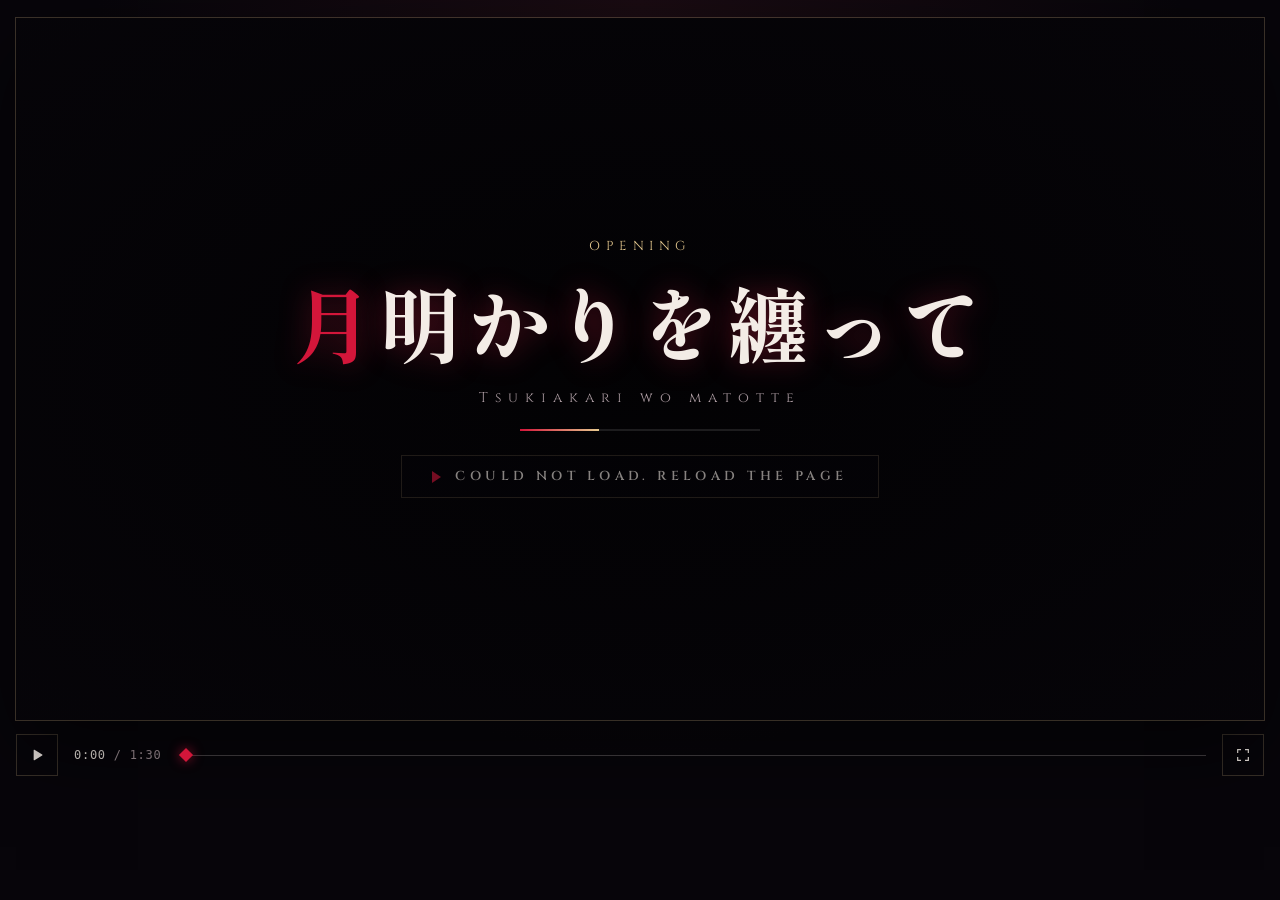
<file: works/tsukiakari/index.html>
<!doctype html><html><head><meta charset=utf8><meta name=viewport content="width=device-width,initial-scale=1,viewport-fit=cover"><style>:root{color-scheme:light;box-sizing:border-box;padding-top:env(safe-area-inset-top,0px);padding-bottom:env(safe-area-inset-bottom,0px)}html{scroll-padding-top:env(safe-area-inset-top,0px)}body{margin:0;padding:0;font:14px -apple-system,BlinkMacSystemFont,sans-serif;background:#faf9f5;color:#141413}img{max-width:100%}[hidden]:not([hidden=until-found i]){display:none!important}</style></head><body>
<title>&#26376;&#26126;&#12363;&#12426;&#12434;&#32399;&#12387;&#12390; Opening</title>
<link rel="preconnect" href="https://fonts.googleapis.com">
<link rel="preconnect" href="https://fonts.gstatic.com" crossorigin>
<link rel="stylesheet" href="https://fonts.googleapis.com/css2?family=Cinzel:wght@400;600&family=Shippori+Mincho:wght@600;800&display=swap">
<style>
  :root{
    --night:#07050a; --panel:#120c12; --line:rgba(236,206,150,.22); --bone:#f3ece6; --muted:#a8989e;
    --crimson:#d3163a; --gold:#e6c98f;
    --latin:'Cinzel','Times New Roman',serif; --jp:'Shippori Mincho','Hiragino Mincho ProN','Yu Mincho',serif;
    color-scheme:dark;
  }
  [hidden]{display:none!important}
  html,body{height:100%}
  body{margin:0;background:radial-gradient(ellipse at 50% 0%,#1a0b12 0%,var(--night) 60%);color:var(--bone);font-family:var(--latin)}
  .shell{box-sizing:border-box;min-height:100%;padding-inline:16px;padding-block:18px 22px;display:flex;flex-direction:column;align-items:center}
  .frame{width:min(100%, calc((100vh - 130px) * 16 / 9), 1920px);display:flex;flex-direction:column;gap:14px}
  .stage{position:relative;width:100%;aspect-ratio:16/9;max-width:100%;background:#000;overflow:hidden;cursor:pointer;box-shadow:0 0 0 1px var(--line),0 30px 80px rgba(0,0,0,.6)}
  .stage canvas{display:block;width:100%;height:100%}
  .stage:fullscreen{width:100vw;height:100vh;aspect-ratio:auto;box-shadow:none}
  .stage:fullscreen canvas{object-fit:contain}
  .overlay{position:absolute;inset:0;display:grid;place-items:center;background:radial-gradient(ellipse at center,rgba(7,5,10,.35),rgba(7,5,10,.85));cursor:default;transition:opacity .6s ease}
  .overlay.gone{opacity:0;pointer-events:none}
  .ov{display:flex;flex-direction:column;align-items:center;gap:clamp(10px,2vw,24px);text-align:center;padding:16px}
  .kicker{margin:0;font:400 clamp(10px,1.1vw,13px)/1 var(--latin);letter-spacing:.42em;text-transform:uppercase;color:var(--gold)}
  .title{margin:0;font:800 clamp(34px,6.4vw,92px)/1.1 var(--jp);letter-spacing:.06em;text-shadow:0 0 30px rgba(255,40,80,.35)}
  .title .moon{color:var(--crimson)}
  .romaji{margin:0;font:400 clamp(10px,1.1vw,14px)/1 var(--latin);letter-spacing:.5em;color:var(--muted)}
  .play{display:inline-flex;align-items:center;gap:14px;border:1px solid var(--line);background:rgba(7,5,10,.5);color:var(--bone);padding:14px 30px;font:600 clamp(11px,1.1vw,13px)/1 var(--latin);letter-spacing:.34em;text-transform:uppercase;cursor:pointer;transition:border-color .25s,background .25s}
  .play::before{content:"";width:0;height:0;border-left:9px solid var(--crimson);border-top:6px solid transparent;border-bottom:6px solid transparent}
  .play:hover:not(:disabled){border-color:var(--gold);background:rgba(211,22,58,.08)}
  .play:disabled{opacity:.55;cursor:progress}
  .bar{height:2px;width:min(240px,50vw);background:rgba(255,255,255,.1);overflow:hidden}
  .bar i{display:block;height:100%;width:0;background:linear-gradient(90deg,var(--crimson),var(--gold));transition:width .2s}
  .controls{display:flex;align-items:center;gap:16px}
  .ctl{flex:none;width:42px;height:42px;border:1px solid var(--line);background:transparent;color:var(--bone);display:grid;place-items:center;cursor:pointer;transition:border-color .2s}
  .ctl:hover{border-color:var(--gold)}
  .ctl svg{width:16px;height:16px}
  .time{flex:none;font:400 12px ui-monospace,'SF Mono',Menlo,monospace;color:var(--muted);font-variant-numeric:tabular-nums;min-width:96px;letter-spacing:.06em}
  .time b{color:var(--bone);font-weight:500}
  .track{position:relative;flex:1;height:24px;cursor:pointer;touch-action:none}
  .rail{position:absolute;left:0;right:0;top:50%;height:1px;background:rgba(243,236,230,.2)}
  .tick{position:absolute;top:50%;width:1px;height:10px;margin-top:-5px;background:rgba(230,201,143,.55)}
  .fillbar{position:absolute;left:0;top:50%;height:1px;width:0;background:var(--crimson);pointer-events:none}
  .head{position:absolute;top:50%;left:0;width:10px;height:10px;margin:-5px 0 0 -5px;transform:rotate(45deg);background:var(--crimson);box-shadow:0 0 12px rgba(211,22,58,.7);pointer-events:none}
  .secs{display:flex;flex-wrap:wrap;gap:4px 22px}
  .sec{border:0;background:none;padding:6px 0;font:400 11px/1 var(--latin);letter-spacing:.24em;text-transform:uppercase;color:var(--muted);cursor:pointer;display:inline-flex;align-items:center;gap:9px}
  .sec::before{content:"";width:5px;height:5px;transform:rotate(45deg);background:rgba(243,236,230,.25)}
  .sec:hover,.sec.on{color:var(--bone)}
  .sec.on::before{background:var(--crimson);box-shadow:0 0 8px rgba(211,22,58,.8)}
  button:focus-visible,.track:focus-visible{outline:1px solid var(--gold);outline-offset:4px}
  @media (max-width:560px){.time{min-width:0;font-size:11px}.controls{gap:10px}.secs{gap:2px 14px}}
  body.render .shell{display:none}
</style>

<main class="shell">
  <div class="frame">
    <div class="stage" id="stage" aria-label="Anime opening for &#26376;&#26126;&#12363;&#12426;&#12434;&#32399;&#12387;&#12390;">
      <canvas id="view" width="1920" height="1080"></canvas>
      <div class="overlay" id="overlay">
        <div class="ov">
          <p class="kicker">Opening</p>
          <h1 class="title"><span class="moon">&#26376;</span>&#26126;&#12363;&#12426;&#12434;&#32399;&#12387;&#12390;</h1>
          <p class="romaji">Tsukiakari wo matotte</p>
          <div class="bar" id="loadbar"><i id="loadfill"></i></div>
          <button class="play" id="bigPlay" type="button" disabled><span id="bigPlayLabel">Preparing</span></button>
        </div>
      </div>
    </div>
    <div class="controls">
      <button class="ctl" id="playBtn" type="button" aria-label="Play">
        <svg id="icoPlay" viewBox="0 0 24 24" aria-hidden="true"><path fill="currentColor" d="M7 4.8v14.4a.8.8 0 0 0 1.2.7l11.6-7.2a.8.8 0 0 0 0-1.4L8.2 4.1A.8.8 0 0 0 7 4.8z"/></svg>
        <svg id="icoPause" viewBox="0 0 24 24" aria-hidden="true" hidden><rect x="6" y="4.5" width="3.6" height="15" fill="currentColor"/><rect x="14.4" y="4.5" width="3.6" height="15" fill="currentColor"/></svg>
      </button>
      <div class="time"><b id="tCur">0:00</b> / <span id="tDur">1:30</span></div>
      <div class="track" id="track" tabindex="0" role="slider" aria-label="Seek" aria-valuemin="0" aria-valuemax="90" aria-valuenow="0">
        <div class="rail"></div><div id="ticks"></div><div class="fillbar" id="fillbar"></div><div class="head" id="head"></div>
      </div>
      <button class="ctl" id="fsBtn" type="button" aria-label="Fullscreen">
        <svg viewBox="0 0 24 24" aria-hidden="true"><path fill="none" stroke="currentColor" stroke-width="1.8" d="M4 9V4h5M20 9V4h-5M4 15v5h5M20 15v5h-5"/></svg>
      </button>
    </div>
    <div class="secs" id="secs"></div>
  </div>
</main>

<script src="engine.js"></script>
<script src="engine2.js"></script>
<script src="lyrics.js"></script>
<script src="edit.js"></script>
<script>
'use strict';
const SECTIONS = [['Intro', 0], ['Title', 10.67], ['Verse', 14.15], ['Pre-chorus', 26.01], ['Chorus', 38.26], ['Quiet', 54.43], ['Final chorus', 64.37], ['Finale', 83.6]];
const POSTER_T = 64.9;
const params = new URLSearchParams(location.search), RENDER = params.has('render');
if (RENDER) document.body.classList.add('render');
REDUCED_MOTION = !RENDER && window.matchMedia && matchMedia('(prefers-reduced-motion: reduce)').matches;
const $ = id => document.getElementById(id);
const view = $('view'), vctx = view.getContext('2d');

const Player = { mode: null, ctx: null, buf: null, src: null, el: null, startedAt: 0, offset: 0, playing: false, duration: 90,
  async load(url) {
    try { if (location.protocol === 'file:') throw new Error('file'); const res = await fetch(url); if (!res.ok) throw new Error('http'); const ab = await res.arrayBuffer(); const AC = window.AudioContext || window.webkitAudioContext; this.ctx = new AC();
      this.buf = await new Promise((ok, bad) => { const p = this.ctx.decodeAudioData(ab, ok, bad); if (p && p.then) p.then(ok, bad); }); this.mode = 'wa'; }
    catch (e) { this.mode = 'el'; this.el = new Audio(url); this.el.preload = 'auto'; await new Promise(ok => { this.el.addEventListener('canplaythrough', ok, { once: true }); this.el.addEventListener('error', ok, { once: true }); setTimeout(ok, 6000); }); } },
  time() { if (this.mode === 'wa') { if (!this.playing) return this.offset; const lat = Math.min(.3, (this.ctx.outputLatency || 0) + (this.ctx.baseLatency || 0)); return Math.max(0, this.ctx.currentTime - this.startedAt - lat); } return this.el ? this.el.currentTime : this.offset; },
  play() { if (this.playing) return; if (this.mode === 'wa') { this.ctx.resume(); const s = this.ctx.createBufferSource(); s.buffer = this.buf; s.connect(this.ctx.destination); this.startedAt = this.ctx.currentTime - this.offset; s.start(0, Math.min(this.offset, this.buf.duration - .01)); this.src = s; } else if (this.el) { this.el.currentTime = this.offset; this.el.play().catch(() => {}); } this.playing = true; },
  pause() { if (!this.playing) return; this.offset = this.time(); if (this.mode === 'wa') { try { this.src.stop(); } catch (e) {} this.src = null; } else if (this.el) this.el.pause(); this.playing = false; },
  seek(t) { t = clamp(t, 0, this.duration); const was = this.playing; if (was) this.pause(); this.offset = t; if (this.el) this.el.currentTime = t; if (was) this.play(); } };

const UI = { started: false, dragging: false, wasPlaying: false };
let READY = false, lastT = -1, lastSec = -1;
const fmt = s => { s = Math.max(0, s); return Math.floor(s / 60) + ':' + String(Math.floor(s % 60)).padStart(2, '0'); };
function setPlayingUI() { const p = Player.playing; $('icoPlay').hidden = p; $('icoPause').hidden = !p; $('playBtn').setAttribute('aria-label', p ? 'Pause' : 'Play'); }
function togglePlay() { if (!READY) return; if (!UI.started) { UI.started = true; Player.seek(0); } if (Player.playing) Player.pause(); else { if (Player.time() >= Player.duration - .05) Player.seek(0); Player.play(); } $('overlay').classList.add('gone'); setPlayingUI(); }
function seekTo(t) { if (!READY) return; if (!UI.started) { UI.started = true; $('overlay').classList.add('gone'); } Player.seek(t); }
function toggleFS() { const el = $('stage'); try { if (document.fullscreenElement) document.exitFullscreen(); else if (el.requestFullscreen) el.requestFullscreen().catch(() => {}); else if (el.webkitRequestFullscreen) el.webkitRequestFullscreen(); } catch (e) {} }
function buildUI() {
  SECTIONS.forEach(s => { const d = document.createElement('div'); d.className = 'tick'; d.style.left = (s[1] / 90 * 100) + '%'; $('ticks').appendChild(d);
    const b = document.createElement('button'); b.type = 'button'; b.className = 'sec'; b.textContent = s[0]; b.addEventListener('click', () => { seekTo(s[1] + .02); if (!Player.playing) togglePlay(); }); $('secs').appendChild(b); });
  const tr = $('track'), at = e => { const r = tr.getBoundingClientRect(); return clamp((e.clientX - r.left) / r.width) * Player.duration; };
  tr.addEventListener('pointerdown', e => { if (!READY) return; UI.dragging = true; UI.wasPlaying = Player.playing; if (Player.playing) Player.pause(); tr.setPointerCapture(e.pointerId); seekTo(at(e)); });
  tr.addEventListener('pointermove', e => { if (UI.dragging) seekTo(at(e)); });
  const end = e => { if (!UI.dragging) return; UI.dragging = false; seekTo(at(e)); if (UI.wasPlaying) Player.play(); setPlayingUI(); }; tr.addEventListener('pointerup', end); tr.addEventListener('pointercancel', end);
  tr.addEventListener('keydown', e => { if (e.key === 'ArrowRight') { seekTo(Player.time() + 5); e.preventDefault(); } if (e.key === 'ArrowLeft') { seekTo(Player.time() - 5); e.preventDefault(); } });
  $('playBtn').addEventListener('click', togglePlay); $('bigPlay').addEventListener('click', e => { e.stopPropagation(); togglePlay(); });
  $('stage').addEventListener('click', e => { if (e.target.closest('.overlay')) return; togglePlay(); }); $('fsBtn').addEventListener('click', toggleFS);
  window.addEventListener('keydown', e => { if (e.target.closest && e.target.closest('button') && e.key === ' ') return; if (e.key === ' ') { e.preventDefault(); togglePlay(); } else if (e.key === 'ArrowRight' && e.target === document.body) seekTo(Player.time() + 5); else if (e.key === 'ArrowLeft' && e.target === document.body) seekTo(Player.time() - 5); else if (e.key === 'f' || e.key === 'F') toggleFS(); });
}
function updateUI(t) { const u = clamp(t / 90); $('fillbar').style.width = (u * 100) + '%'; $('head').style.left = (u * 100) + '%'; $('tCur').textContent = fmt(t); $('track').setAttribute('aria-valuenow', Math.round(t));
  let si = 0; SECTIONS.forEach((s, i) => { if (t >= s[1]) si = i; }); if (si !== lastSec) { lastSec = si; [...$('secs').children].forEach((b, i) => b.classList.toggle('on', i === si)); } }
function present(t) { renderFrame(t); if (view.width !== FRAME.width) { vctx.drawImage(FRAME, 0, 0, view.width, view.height); } else vctx.drawImage(FRAME, 0, 0); }
function loop() { requestAnimationFrame(loop); if (!READY) return; const t = UI.started ? Math.min(Player.time(), 89.99) : POSTER_T; if (t !== lastT || Player.playing) { present(t); lastT = t; }
  if (UI.started) updateUI(t); if (Player.playing && Player.time() >= Player.duration - .02) { Player.pause(); Player.offset = Player.duration; setPlayingUI(); $('bigPlayLabel').textContent = 'Play again'; $('overlay').classList.remove('gone'); } }
function sizeView() { const r = $('stage').getBoundingClientRect(), dpr = Math.min(2, window.devicePixelRatio || 1); const w = Math.min(1920, Math.round(r.width * dpr)); if (w >= 160 && Math.abs(view.width - w) > 8) { view.width = w; view.height = Math.round(w * 9 / 16); lastT = -1; } }

// Offline render: every frame -> JPEG -> local render server -> ffmpeg (see render/README.md)
window.OP = { renderFrame, async render(from = 0, to = 2700, server = 'http://127.0.0.1:8767', q = .95) {
  window.OP.progress = from; window.OP.done = false;
  for (let n = from; n < to; n++) { renderFrame(n / FPS); const blob = await new Promise(r => FRAME.toBlob(r, 'image/jpeg', q)); await fetch(server + '/frame?n=' + n, { method: 'POST', body: blob }); window.OP.progress = n + 1; }
  window.OP.done = true; } };

(async function boot() {
  initBuffers(); makeSprites();
  const audioP = RENDER ? Promise.resolve() : Player.load('assets/music.mp3');
  await loadAll('assets/', p => { $('loadfill').style.width = (p * 80) + '%'; });
  const allJP = SONG.title + LYRICS.map(L => L.text).join('') + '\u9396\u65ad\u5371\u71c3\u7e8f\u79c1\u7d05\u6708';
  try { await Promise.race([Promise.all([document.fonts.load("800 80px 'Shippori Mincho'", allJP), document.fonts.load("600 20px Cinzel", 'TSUKIAKARI destiny'), document.fonts.load("400 20px Cinzel", LYRICS.map(L => L.en).join(' '))]), new Promise(r => setTimeout(r, 15000))]); } catch (e) {}
  prepareEdit(); $('loadfill').style.width = '92%';
  await audioP; $('loadfill').style.width = '100%';
  READY = true; window.OP.ready = true;
  if (RENDER) return;
  buildUI(); sizeView(); window.addEventListener('resize', sizeView); $('bigPlay').disabled = false; $('bigPlayLabel').textContent = 'Play opening'; $('loadbar').hidden = true; setPlayingUI(); requestAnimationFrame(loop);
})().catch(err => { console.error(err); $('bigPlayLabel').textContent = 'Could not load. Reload the page'; });
</script>

</body></html>
</file>
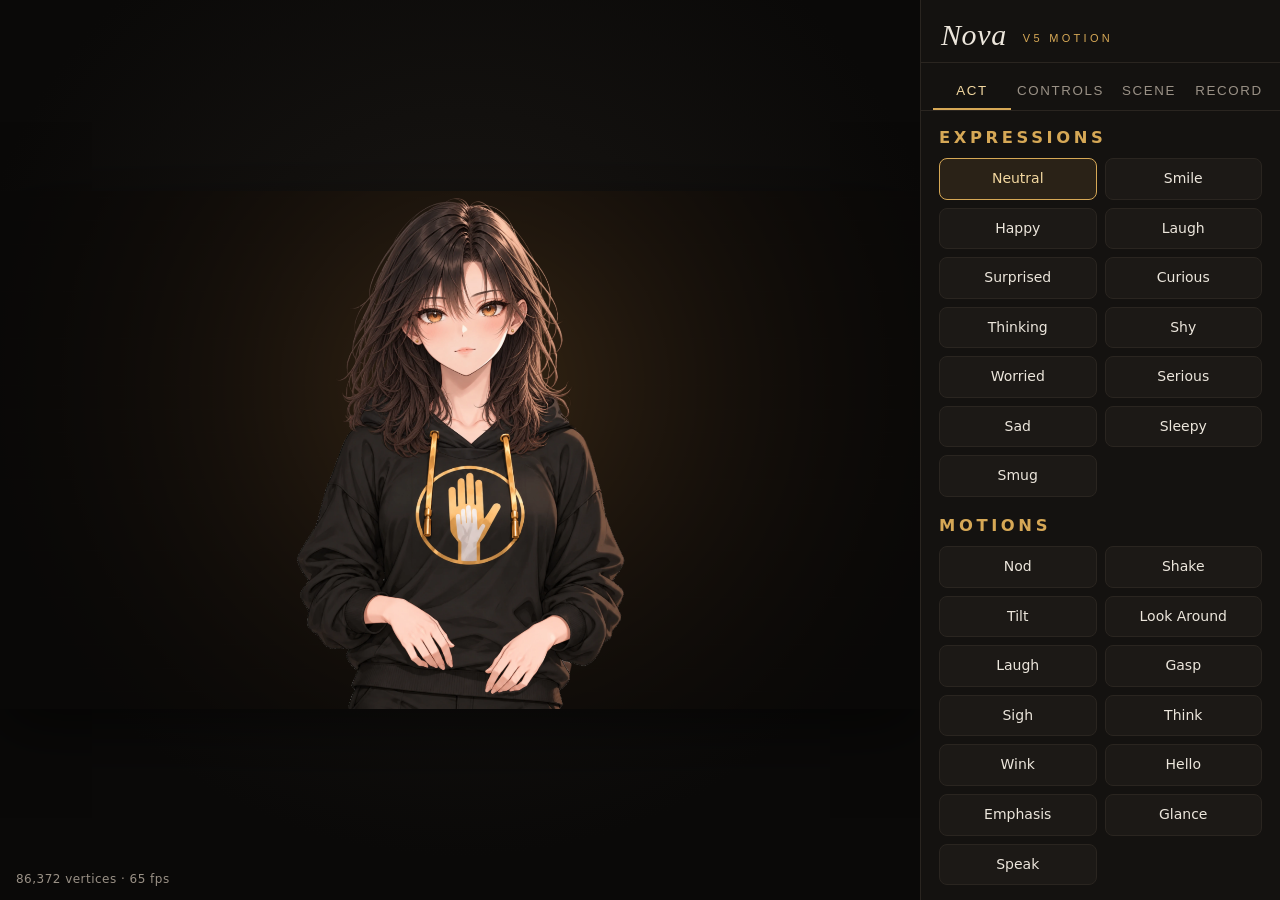
<file: assets/nova/viewer/index.html>
<!doctype html>
<html lang="en">
<head>
<meta charset="utf-8">
<meta name="viewport" content="width=device-width,initial-scale=1">
<title>Nova v5 Motion Studio</title>
<style>
  :root { --bg:#0c0b0a; --panel:#141210; --line:#2a2520; --text:#ece6dc; --muted:#9a9186; --gold:#d6a856; --gold2:#f3d8a0; }
  * { box-sizing: border-box; }
  html, body { margin: 0; height: 100%; background: var(--bg); color: var(--text); font: 14px/1.4 "Avenir Next", "Helvetica Neue", system-ui, sans-serif; }
  body { display: grid; grid-template-columns: minmax(0, 1fr) 360px; }
  main { position: relative; display: grid; place-items: center; overflow: hidden; background: radial-gradient(circle at 50% 40%, #1a1714, #0a0908 70%); }
  #stage { max-width: 100%; max-height: 100vh; aspect-ratio: 16 / 9; width: 100%; height: auto; display: block; box-shadow: 0 20px 60px rgba(0,0,0,.5); cursor: grab; }
  #stage.vertical { aspect-ratio: 9 / 16; width: auto; height: 100vh; }
  #status { position: absolute; left: 16px; bottom: 12px; font-size: 12px; color: var(--muted); letter-spacing: .04em; }
  #rec-dot { position: absolute; right: 18px; top: 16px; display: none; align-items: center; gap: 8px; color: #ff6b6b; font-size: 12px; letter-spacing: .12em; }
  #rec-dot::before { content: ""; width: 10px; height: 10px; border-radius: 50%; background: #ff4d4d; box-shadow: 0 0 12px #ff4d4d; }
  aside { background: var(--panel); border-left: 1px solid var(--line); display: flex; flex-direction: column; min-height: 0; }
  header { padding: 20px 20px 12px; border-bottom: 1px solid var(--line); }
  h1 { margin: 0; font: italic 400 30px/1 Didot, "Bodoni 72", serif; letter-spacing: .02em; }
  h1 span { font: 500 11px "Avenir Next", sans-serif; letter-spacing: .3em; color: var(--gold); vertical-align: middle; margin-left: 8px; font-style: normal; }
  .tabs { display: flex; gap: 2px; padding: 10px 12px 0; border-bottom: 1px solid var(--line); }
  .tabs button { flex: 1; background: none; border: 0; color: var(--muted); padding: 10px 4px; font: 500 12px inherit; letter-spacing: .12em; text-transform: uppercase; cursor: pointer; border-bottom: 2px solid transparent; }
  .tabs button.on { color: var(--gold2); border-color: var(--gold); }
  .pane { display: none; overflow: auto; padding: 16px 18px 24px; flex: 1; }
  .pane.on { display: block; }
  .grid { display: grid; grid-template-columns: 1fr 1fr; gap: 8px; }
  .chip { background: #1c1916; border: 1px solid var(--line); color: var(--text); border-radius: 8px; padding: 10px 8px; font: inherit; cursor: pointer; text-transform: capitalize; transition: .15s; }
  .chip:hover { border-color: #5a4a30; background: #221e19; }
  .chip.on { border-color: var(--gold); color: var(--gold2); background: #2a2217; }
  h3 { margin: 18px 0 8px; font: 500 11px inherit; letter-spacing: .22em; text-transform: uppercase; color: var(--gold); }
  h3:first-child { margin-top: 0; }
  label.slider { display: grid; grid-template-columns: 1fr 44px; gap: 2px 8px; margin: 8px 0 12px; font-size: 12.5px; color: #cfc6b8; }
  label.slider input { grid-column: 1 / -1; width: 100%; accent-color: var(--gold); }
  label.slider output { text-align: right; color: var(--muted); font-variant-numeric: tabular-nums; }
  label.slider.held span::after { content: " ●"; color: var(--gold); font-size: 10px; }
  .row { display: flex; align-items: center; justify-content: space-between; gap: 10px; margin: 10px 0; }
  .row select { background: #1c1916; color: var(--text); border: 1px solid var(--line); border-radius: 6px; padding: 6px 8px; font: inherit; }
  .toggle { display: flex; align-items: center; gap: 10px; margin: 10px 0; cursor: pointer; color: #cfc6b8; }
  .toggle input { accent-color: var(--gold); width: 16px; height: 16px; }
  .btn { width: 100%; margin-top: 8px; padding: 12px; border-radius: 8px; border: 1px solid var(--gold); background: linear-gradient(#3a2d18, #2a2112); color: var(--gold2); font: 600 13px inherit; letter-spacing: .08em; cursor: pointer; }
  .btn.ghost { background: none; border-color: var(--line); color: var(--text); font-weight: 500; }
  .note { color: var(--muted); font-size: 12px; line-height: 1.5; }
  @media (max-width: 900px) { body { grid-template-columns: 1fr; grid-template-rows: 55vh 1fr; } aside { border-left: 0; border-top: 1px solid var(--line); } #stage.vertical { height: 55vh; } }
</style>
</head>
<body>
<main>
  <canvas id="stage" width="1920" height="1080" aria-label="Nova"></canvas>
  <div id="status">Loading Nova…</div>
  <div id="rec-dot">REC</div>
</main>
<aside>
  <header><h1>Nova <span>V5 MOTION</span></h1></header>
  <div class="tabs" role="tablist">
    <button data-tab="act" class="on">Act</button><button data-tab="controls">Controls</button><button data-tab="scene">Scene</button><button data-tab="record">Record</button>
  </div>
  <section class="pane on" id="act">
    <h3>Expressions</h3><div class="grid" id="exprs"></div>
    <h3>Motions</h3><div class="grid" id="motions"></div>
    <h3>Live</h3>
    <label class="toggle"><input type="checkbox" id="life" checked> Idle life (breathing, blinks, eye darts, sway)</label>
    <label class="toggle"><input type="checkbox" id="follow"> Look at cursor</label>
    <label class="toggle"><input type="checkbox" id="mic"> Microphone lip-sync</label>
  </section>
  <section class="pane" id="controls">
    <p class="note">Dragging a slider holds that value (●). Double-click a slider to release it back to the performance.</p>
    <div id="sliders"></div>
    <button class="btn ghost" id="release">Release all sliders</button>
  </section>
  <section class="pane" id="scene">
    <div class="row"><span>Background</span><select id="bg"><option value="obsidian">Obsidian</option><option value="gold">Gold night</option><option value="paper">Paper</option><option value="green">Green screen</option><option value="transparent">Transparent</option></select></div>
    <div class="row"><span>Framing</span><select id="frame"><option value="full">Waist-up</option><option value="bust">Bust</option><option value="face">Face</option></select></div>
    <div class="row"><span>Format</span><select id="format"><option value="16:9">16:9 · 1920×1080</option><option value="9:16">9:16 · 1080×1920</option></select></div>
    <label class="slider"><span>Wind</span><output id="windv">0.30</output><input type="range" id="wind" min="0" max="1" step=".01" value=".3"></label>
    <label class="toggle"><input type="checkbox" id="cleanup" checked> Dark-background edge cleanup</label>
    <p class="note">Drag the stage to pan, scroll to zoom.</p>
  </section>
  <section class="pane" id="record">
    <p class="note">Records the stage exactly as shown (including background) to a WebM video. Use Green screen to key Nova into other edits.</p>
    <div class="row"><span>Length</span><select id="reclen"><option value="5">5 s</option><option value="10" selected>10 s</option><option value="20">20 s</option><option value="0">Until stopped</option></select></div>
    <button class="btn" id="recbtn">● Start recording</button>
    <button class="btn ghost" id="snap">Save still (PNG)</button>
  </section>
</aside>

<script src="../vendor/live2dcubismcore.js"></script>
<script type="module">
import { createRig, CONTROLS } from '../rig/nova-rig.js';
import { Performer, EXPRESSIONS, MOTIONS } from '../rig/motions.js';

const $ = id => document.getElementById(id);
const stage = $('stage'), sctx = stage.getContext('2d');
const status = t => $('status').textContent = t;
const FRAMES = {
  '16:9': { full: { cx: 830, cy: 1250, s: .44, ox: 960, oy: 560 }, bust: { cx: 845, cy: 930, s: .7, ox: 960, oy: 540 }, face: { cx: 848, cy: 630, s: 1.22, ox: 960, oy: 540 } },
  '9:16': { full: { cx: 830, cy: 1300, s: .62, ox: 540, oy: 1000 }, bust: { cx: 845, cy: 980, s: .95, ox: 540, oy: 960 }, face: { cx: 848, cy: 640, s: 1.5, ox: 540, oy: 900 } },
};

try {
  const rc = document.createElement('canvas');
  const rig = await createRig(rc, { modelUrl: '../model/Nova.model3.json', width: 1920, height: 1080 });
  const perf = new Performer({ seed: Date.now() % 100000 });
  let format = '16:9', cam = { ...FRAMES[format].full, rot: 0 };
  const held = {};

  // ---- UI: expressions & motions ----
  for (const name of Object.keys(EXPRESSIONS)) {
    const b = document.createElement('button'); b.className = 'chip' + (name === 'neutral' ? ' on' : ''); b.textContent = name;
    b.onclick = () => { perf.setExpression(name); document.querySelectorAll('#exprs .chip').forEach(c => c.classList.toggle('on', c === b)); };
    $('exprs').append(b);
  }
  const MOTION_LABELS = { lookAround: 'look around' };
  for (const name of Object.keys(MOTIONS)) { const b = document.createElement('button'); b.className = 'chip'; b.textContent = MOTION_LABELS[name] || name; b.onclick = () => perf.play(name); $('motions').append(b); }
  // ---- sliders ----
  let group = '';
  for (const [id, min, max, def, label, grp] of CONTROLS) {
    if (id === 'ParamWind') continue;
    if (grp !== group) { group = grp; const h = document.createElement('h3'); h.textContent = grp; $('sliders').append(h); }
    const l = document.createElement('label'); l.className = 'slider'; l.innerHTML = `<span>${label}</span><output>${(+def).toFixed(2)}</output><input type="range" min="${min}" max="${max}" step="${(max - min) / 200}" value="${def}">`;
    const input = l.querySelector('input'), out = l.querySelector('output');
    input.oninput = () => { held[id] = +input.value; l.classList.add('held'); out.textContent = (+input.value).toFixed(2); };
    input.ondblclick = () => { delete held[id]; l.classList.remove('held'); };
    l.dataset.id = id; $('sliders').append(l);
  }
  $('release').onclick = () => { for (const k in held) delete held[k]; document.querySelectorAll('label.slider.held').forEach(l => l.classList.remove('held')); };
  document.querySelectorAll('.tabs button').forEach(b => b.onclick = () => {
    document.querySelectorAll('.tabs button').forEach(x => x.classList.toggle('on', x === b));
    document.querySelectorAll('.pane').forEach(p => p.classList.toggle('on', p.id === b.dataset.tab));
  });
  $('life').onchange = e => perf.life = e.target.checked;
  $('wind').oninput = e => { $('windv').textContent = (+e.target.value).toFixed(2); };
  $('cleanup').onchange = e => rig.setCleanup(e.target.checked);
  $('frame').onchange = e => cam = { ...FRAMES[format][e.target.value], rot: 0 };
  $('format').onchange = e => {
    format = e.target.value; const [w, h] = format === '16:9' ? [1920, 1080] : [1080, 1920];
    stage.width = w; stage.height = h; stage.classList.toggle('vertical', format === '9:16'); rig.resize(w, h); cam = { ...FRAMES[format][$('frame').value], rot: 0 };
  };

  // ---- pan / zoom ----
  let drag = null;
  stage.onpointerdown = e => { drag = { x: e.clientX, y: e.clientY, cx: cam.cx, cy: cam.cy }; stage.setPointerCapture(e.pointerId); stage.style.cursor = 'grabbing'; };
  stage.onpointerup = () => { drag = null; stage.style.cursor = 'grab'; };
  let pointer = null;
  stage.onpointermove = e => {
    const r = stage.getBoundingClientRect(), k = stage.width / r.width; pointer = [(e.clientX - r.left) * k, (e.clientY - r.top) * k];
    if (drag) { cam.cx = drag.cx - (e.clientX - drag.x) * k / cam.s; cam.cy = drag.cy - (e.clientY - drag.y) * k / cam.s; }
  };
  stage.onpointerleave = () => pointer = null;
  stage.onwheel = e => { e.preventDefault(); cam.s = Math.min(2.2, Math.max(.25, cam.s * Math.exp(-e.deltaY * .0012))); };

  // ---- microphone lip-sync ----
  let analyser = null, level = 0; const buf = new Float32Array(1024);
  $('mic').onchange = async e => {
    if (!e.target.checked) { analyser = null; return; }
    try { const s = await navigator.mediaDevices.getUserMedia({ audio: true }); const ac = new AudioContext(); analyser = ac.createAnalyser(); analyser.fftSize = 1024; ac.createMediaStreamSource(s).connect(analyser); }
    catch { e.target.checked = false; status('Microphone unavailable'); }
  };

  // ---- backgrounds ----
  const R = (() => { let s = 11; return () => (s = (s * 16807) % 2147483647) / 2147483647; })();
  const bokeh = Array.from({ length: 26 }, () => ({ x: R(), y: R(), r: 30 + R() * 120, a: .04 + R() * .1, v: .2 + R() * .6 }));
  function background(t) {
    const w = stage.width, h = stage.height, kind = $('bg').value;
    sctx.clearRect(0, 0, w, h);
    if (kind === 'transparent') return;
    if (kind === 'green') { sctx.fillStyle = '#00b140'; sctx.fillRect(0, 0, w, h); return; }
    if (kind === 'paper') { const g = sctx.createLinearGradient(0, 0, 0, h); g.addColorStop(0, '#f1ece3'); g.addColorStop(1, '#e2dacd'); sctx.fillStyle = g; sctx.fillRect(0, 0, w, h); return; }
    sctx.fillStyle = '#090807'; sctx.fillRect(0, 0, w, h);
    const [hx, hy] = rig.project(900, 900); const g = sctx.createRadialGradient(hx, hy, 0, hx, hy, Math.max(w, h) * .6);
    g.addColorStop(0, 'rgba(122,84,40,.42)'); g.addColorStop(.45, 'rgba(60,40,22,.28)'); g.addColorStop(1, 'rgba(8,7,6,0)'); sctx.fillStyle = g; sctx.fillRect(0, 0, w, h);
    if (kind === 'gold') { sctx.globalCompositeOperation = 'lighter'; for (const b of bokeh) { const x = b.x * w + Math.sin(t * .1 * b.v + b.r) * 40, y = ((b.y - t * .01 * b.v) % 1 + 1) % 1 * h; const gg = sctx.createRadialGradient(x, y, 0, x, y, b.r); gg.addColorStop(0, `rgba(255,205,135,${b.a})`); gg.addColorStop(.85, `rgba(255,200,125,${b.a * 1.3})`); gg.addColorStop(1, 'rgba(255,190,110,0)'); sctx.fillStyle = gg; sctx.beginPath(); sctx.arc(x, y, b.r, 0, 7); sctx.fill(); } sctx.globalCompositeOperation = 'source-over'; }
  }

  // ---- loop ----
  let last = performance.now(), look = [0, 0], fps = 60;
  function frame(now) {
    const dt = Math.min(.05, (now - last) / 1000); last = now; fps += (1 / Math.max(dt, 1e-3) - fps) * .05;
    const p = perf.update(dt);
    if ($('follow').checked && pointer) {
      const [fx, fy] = rig.project(848, 600, false), tx = Math.max(-1, Math.min(1, (pointer[0] - fx) / (stage.width * .35))), ty = Math.max(-1, Math.min(1, -(pointer[1] - fy) / (stage.height * .35)));
      look[0] += (tx - look[0]) * Math.min(1, dt * 8); look[1] += (ty - look[1]) * Math.min(1, dt * 8);
      p.ParamEyeBallX = look[0]; p.ParamEyeBallY = look[1]; p.ParamAngleX += 22 * look[0]; p.ParamAngleY += 16 * look[1]; p.ParamBodyAngleX += 4 * look[0];
    } else { look[0] *= .9; look[1] *= .9; }
    if (analyser) { analyser.getFloatTimeDomainData(buf); let s = 0; for (const v of buf) s += v * v; const rms = Math.sqrt(s / buf.length); level += (Math.min(1, Math.max(0, (rms - .01) * 9)) - level) * .45; p.ParamMouthOpenY = Math.max(p.ParamMouthOpenY, level * .75); }
    p.ParamWind = +$('wind').value;
    Object.assign(p, held);
    rig.set(p); rig.step(dt); rig.render(cam);
    background(now / 1000); sctx.drawImage(rc, 0, 0);
    for (const l of document.querySelectorAll('#sliders label.slider')) if (!(l.dataset.id in held) && $('controls').classList.contains('on')) { const v = rig.params[l.dataset.id]; l.querySelector('input').value = v; l.querySelector('output').textContent = (+v).toFixed(2); }
    if (!recording) status(`${rig.stats().vertices.toLocaleString()} vertices · ${Math.round(fps)} fps`);
    requestAnimationFrame(frame);
  }

  // ---- recording ----
  let recording = null;
  $('recbtn').onclick = () => {
    if (recording) return recording.stop();
    const mime = ['video/webm;codecs=vp9', 'video/webm;codecs=vp8', 'video/webm'].find(m => MediaRecorder.isTypeSupported(m));
    const rec = new MediaRecorder(stage.captureStream(60), { mimeType: mime, videoBitsPerSecond: 24e6 }), chunks = [];
    rec.ondataavailable = e => e.data.size && chunks.push(e.data);
    rec.onstop = () => {
      recording = null; $('rec-dot').style.display = 'none'; $('recbtn').textContent = '● Start recording';
      const a = document.createElement('a'); a.href = URL.createObjectURL(new Blob(chunks, { type: 'video/webm' })); a.download = `nova-${new Date().toISOString().slice(0, 19).replace(/[:T]/g, '-')}.webm`; a.click();
      status('Saved recording');
    };
    rec.start(250); recording = rec; $('rec-dot').style.display = 'flex'; $('recbtn').textContent = '■ Stop recording'; status('Recording…');
    const len = +$('reclen').value; if (len) setTimeout(() => recording === rec && rec.stop(), len * 1000);
  };
  $('snap').onclick = () => { const a = document.createElement('a'); a.href = stage.toDataURL('image/png'); a.download = 'nova-still.png'; a.click(); };

  window.nova = { rig, perf };
  requestAnimationFrame(frame);
} catch (e) { status('Could not start: ' + e.message); console.error(e); }
</script>
</body>
</html>
</file>
